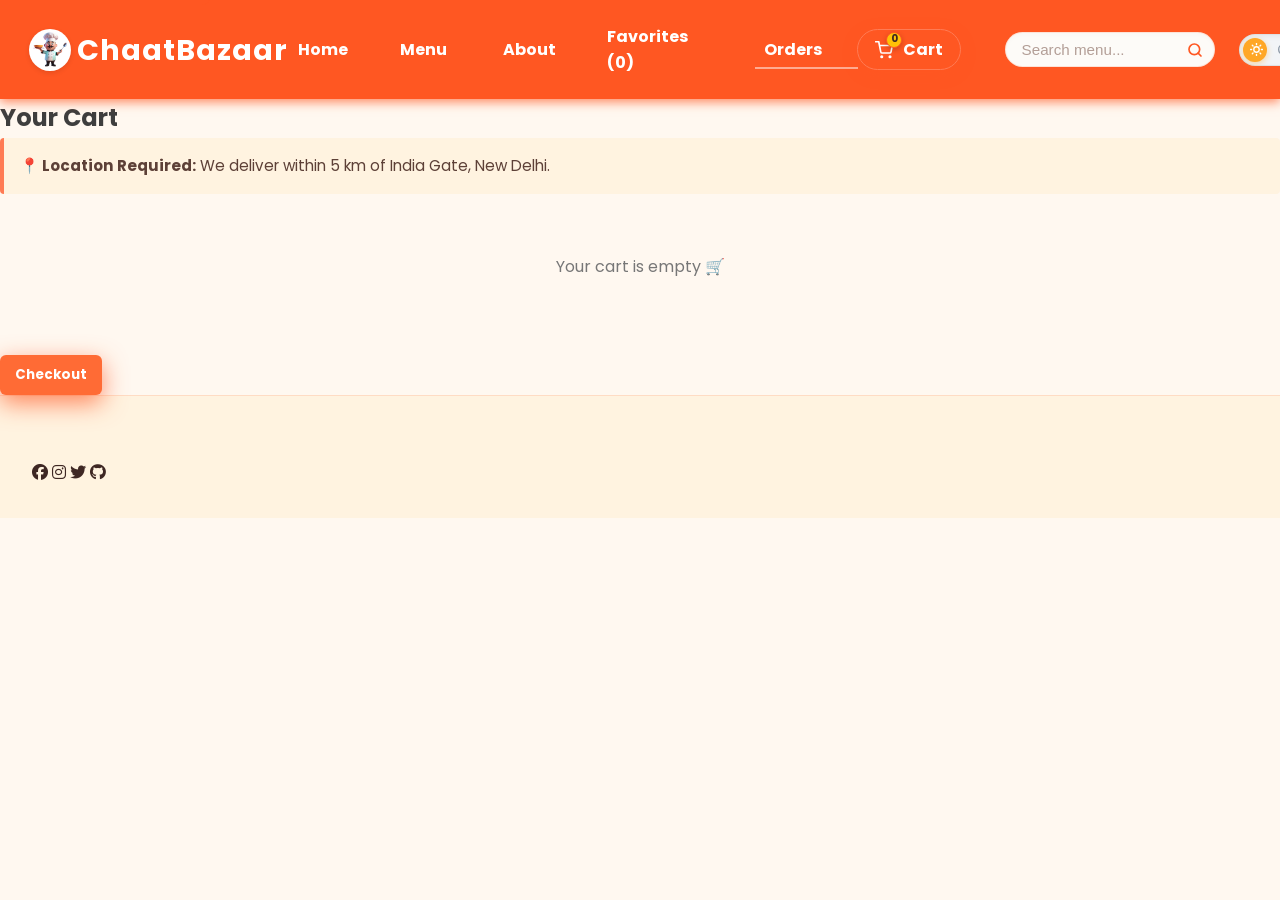
<file: cart.html>
<!DOCTYPE html>
<html lang="en">

<head>
  <meta charset="UTF-8">
  <meta name="viewport" content="width=device-width, initial-scale=1.0">
  <title>Cart - ChaatBazar</title>

  <link rel="stylesheet" href="https://cdnjs.cloudflare.com/ajax/libs/font-awesome/6.5.1/css/all.min.css" />
  <link rel="stylesheet" href="css/style.css">
  <link rel="stylesheet" href="css/delivery-tracker.css">
  <link rel="icon" href="favicon.png" type="image/png" />

  <style>
    .cart-item {
      display: flex;
      justify-content: space-between;
      align-items: center;
      padding: 12px;
      border-bottom: 1px solid #ddd;
    }

    .cart-controls button {
      margin: 0 4px;
      padding: 6px 10px;
      cursor: pointer;
      border: none;
      border-radius: 5px;
      background: #ff6b35;
      color: white;
    }

    #total-price {
      font-size: 20px;
      font-weight: bold;
      margin-top: 20px;
    }

    #checkout-btn {
      margin-top: 20px;
      padding: 10px 15px;
      background: #ff6b35;
      color: white;
      border: none;
      cursor: pointer;
      border-radius: 6px;
    }

    .empty-cart {
      text-align: center;
      color: #777;
      padding: 20px;
    }
  </style>
</head>

<body>

<!-- mobile navigation -->
<div class="mobile-nav-drawer" id="mobile-nav-drawer">
  <div class="drawer-header">
    <span class="drawer-logo">ChaatBazar 🍴</span>
    <button class="drawer-close-btn" id="mobile-drawer-close-btn">&times;</button>
  </div>
  <div class="drawer-body">
    <a href="index.html" class="drawer-link"><i class="fa-solid fa-house"></i> Home</a>
    <a href="menu.html" class="drawer-link"><i class="fa-solid fa-utensils"></i> Menu</a>
    <a href="recommendations.html" class="drawer-link"><i class="fa-solid fa-wand-magic-sparkles"></i> Smart Combos</a>
    <a href="favorites.html" class="drawer-link"><i class="fa-solid fa-heart"></i> Favorites</a>
    <a href="orders.html" class="drawer-link"><i class="fa-solid fa-receipt"></i> Orders</a>
    <a href="about.html" class="drawer-link"><i class="fa-solid fa-info-circle"></i> About Us</a>
    <hr class="drawer-divider" />
    <div class="drawer-theme-row">
      <span>Dark Mode</span>
      <button id="mobile-theme-toggle" class="mobile-theme-toggle">🌙</button>
    </div>
    <div class="drawer-auth-slot" id="mobile-auth-slot">
      <a href="login.html" class="drawer-login-btn">Login / Sign Up</a>
    </div>
  </div>
</div>
<div class="drawer-overlay" id="mobile-drawer-overlay"></div>

<!-- mobile header -->
<div class="mobile-top-header">
  <button class="mobile-hamburger-btn" id="mobile-hamburger-btn" aria-label="Open Menu">☰</button>
  <a href="index.html" class="mobile-logo-centered">ChaatBazar 🍴</a>
  <a href="cart.html" class="mobile-cart-icon-btn active" id="mobile-cart-btn" aria-label="Open Cart">
    <i class="fa-solid fa-shopping-cart"></i>
    <span class="mobile-cart-count cart-badge">0</span>
  </a>
</div>

<!-- mobile bottom navigation-->
<nav class="mobile-bottom-nav">
  <a href="index.html" class="mobile-nav-item" id="mobile-nav-home">
    <i class="fa-solid fa-house"></i>
    <span>Home</span>
  </a>
  <a href="menu.html" class="mobile-nav-item" id="mobile-nav-menu">
    <i class="fa-solid fa-utensils"></i>
    <span>Menu</span>
  </a>
  <a href="orders.html" class="mobile-nav-item" id="mobile-nav-orders">
    <i class="fa-solid fa-receipt"></i>
    <span>Orders</span>
  </a>
  <a href="cart.html" class="mobile-nav-item active" id="mobile-nav-cart">
    <div class="mobile-nav-cart-wrapper">
      <i class="fa-solid fa-shopping-cart"></i>
      <span class="mobile-cart-count cart-badge">0</span>
    </div>
    <span>Cart</span>
  </a>
  <a href="favorites.html" class="mobile-nav-item" id="mobile-nav-favorites">
    <i class="fa-solid fa-heart"></i>
    <span>Favorites</span>
  </a>
</nav>

<header>
  <div class="header-inner container" role="banner">
    <a href="index.html" class="logo" aria-label="ChaatBazaar Home"><img src="img/logo.png" alt="ChaatBazaar Logo" class="navbar-logo-img" />ChaatBazaar</a>
    <nav role="navigation" aria-label="Primary Navigation">
      <a href="index.html" class="nav-link">Home</a>
      <div class="dropdown" tabindex="0" aria-haspopup="true" aria-expanded="false">
        <a href="menu.html" class="dropdown-toggle nav-link">Menu</a>
        <div class="dropdown-menu" role="menu" aria-label="Menu Categories">
          <a href="menu.html" role="menuitem" tabindex="-1" onclick="filterCategory('All')">All</a>
          <a href="menu.html" role="menuitem" tabindex="-1" onclick="filterCategory('Snacks')">Snacks</a>
          <a href="menu.html" role="menuitem" tabindex="-1" onclick="filterCategory('Chaat')">Chaat</a>
          <a href="menu.html" role="menuitem" tabindex="-1" onclick="filterCategory('Beverages')">Beverages</a>
        </div>
      </div>
      <a href="about.html" class="nav-link">About</a>
      <a href="favorites.html" class="nav-link">Favorites (<span id="fav-count">0</span>)</a>
      <a href="orders.html" class="nav-link">Orders</a>
      <a href="cart.html" class="nav-link cart-btn-modern active" id="cart-open-btn" aria-label="Cart">
        <span class="cart-icon-wrapper">
          <svg xmlns="http://www.w3.org/2000/svg" viewBox="0 0 24 24" fill="none" stroke="currentColor" stroke-width="2.2" stroke-linecap="round" stroke-linejoin="round" class="cart-svg-icon"><circle cx="9" cy="21" r="1"></circle><circle cx="20" cy="21" r="1"></circle><path d="M1 1h4l2.68 13.39a2 2 0 0 0 2 1.61h9.72a2 2 0 0 0 2-1.61L23 6H6"></path></svg>
          <span id="cart-count" class="cart-badge">0</span>
        </span>
        <span class="cart-text">Cart</span>
      </a>
      <div class="search-bar" role="search">
        <input type="search" placeholder="Search menu..." aria-label="Search menu" id="search-input" autocomplete="off" />
        <button aria-label="Search" id="search-btn">
          <svg xmlns="http://www.w3.org/2000/svg" viewBox="0 0 24 24" fill="none" stroke="currentColor" stroke-width="2.5" stroke-linecap="round" stroke-linejoin="round" class="search-svg"><circle cx="11" cy="11" r="8"></circle><line x1="21" y1="21" x2="16.65" y2="16.65"></line></svg>
        </button>
        <div class="search-suggestions" id="search-suggestions" style="display: none;"></div>
      </div>
      <button id="theme-toggle" class="theme-toggle" aria-label="Toggle Theme">
        <span class="theme-toggle-track">
          <span class="theme-toggle-icon sun-icon">
            <svg xmlns="http://www.w3.org/2000/svg" viewBox="0 0 24 24" fill="none" stroke="currentColor" stroke-linecap="round" stroke-linejoin="round"><circle cx="12" cy="12" r="5"></circle><line x1="12" y1="1" x2="12" y2="3"></line><line x1="12" y1="21" x2="12" y2="23"></line><line x1="4.22" y1="4.22" x2="5.64" y2="5.64"></line><line x1="18.36" y1="18.36" x2="19.78" y2="19.78"></line><line x1="1" y1="12" x2="3" y2="12"></line><line x1="21" y1="12" x2="23" y2="12"></line><line x1="4.22" y1="19.78" x2="5.64" y2="18.36"></line><line x1="18.36" y1="5.64" x2="19.78" y2="4.22"></line></svg>
          </span>
          <span class="theme-toggle-icon moon-icon">
            <svg xmlns="http://www.w3.org/2000/svg" viewBox="0 0 24 24" fill="none" stroke="currentColor" stroke-linecap="round" stroke-linejoin="round"><path d="M21 12.79A9 9 0 1 1 11.21 3 7 7 0 0 0 21 12.79z"></path></svg>
          </span>
          <span class="theme-toggle-thumb"></span>
        </span>
      </button>
      <div id="authNavItem" class="auth-nav-item">
        <a href="login.html" class="login-btn-nav">Login</a>
      </div>
    </nav>
  </div>
</header>

<section class="cart-page">
  <h1>Your Cart</h1>

  <div class="delivery-info" style="background:#fff3e0;border-left:4px solid #FF7B54;padding:1rem;margin-bottom:1.5rem;border-radius:4px;">
    <p style="margin:0;color:#5d4037;font-size:0.95rem;">
      <strong>📍 Location Required:</strong> We deliver within 5 km of India Gate, New Delhi.
    </p>
  </div>

  <div id="cart-items"></div>

  <p id="total-price"></p>

  <button id="checkout-btn">Checkout</button>
</section>

  <div id="toast-notification" class="toast-notification"></div>
  <script src="js/cart-manager.js"></script>
  <script src="js/recently-viewed.js"></script>
  <script src="js/delivery-tracker.js"></script>
  <script src="js/geolocation.js"></script>
  <script src="js/sanitization.js"></script>
  <script src="js/loyalty.js"></script>
  <script src="js/translations.js"></script>
  <script src="js/i18n.js"></script>
  <script src="js/main.js"></script>
  <script src="js/auth.js"></script>
<footer>
  <div class="social-icons">
    <a href="#"><i class="fa-brands fa-facebook"></i></a>
    <a href="#"><i class="fa-brands fa-instagram"></i></a>
    <a href="#"><i class="fa-brands fa-twitter"></i></a>
    <a href="#"><i class="fa-brands fa-github"></i></a>
  </div>
</footer>

<!-- ================= CART MANAGER (IMPORTANT: LOAD FIRST) ================= -->
<script src="js/cart-manager.js"></script>

<!-- ================= CART UI LOGIC ================= -->
<script>
  function renderCart() {
    const container = document.getElementById("cart-items");
    const totalEl = document.getElementById("total-price");

    const items = window.cartManager.getItems();

    container.innerHTML = "";

    if (!items || items.length === 0) {
      container.innerHTML = `<p class="empty-cart">Your cart is empty 🛒</p>`;
      totalEl.innerText = "";
      return;
    }

    items.forEach((cartItem) => {
      container.innerHTML += `
        <div class="cart-item">

          <div>
            <b>${cartItem.item.name}</b><br/>
            <small>₹${cartItem.item.price} × ${cartItem.quantity}</small>
          </div>

          <div class="cart-controls">
            <button onclick="window.cartManager.decreaseQuantity('${cartItem.item.id}')">-</button>
            <button onclick="window.cartManager.increaseQuantity('${cartItem.item.id}')">+</button>
            <button onclick="window.cartManager.removeItem('${cartItem.item.id}')">Remove</button>
          </div>

        </div>
      `;
    });

    totalEl.innerText =
      "Total: ₹" + window.cartManager.getTotalPrice();
  }

  // Initial render
  window.addEventListener("load", renderCart);

  // Live update when cart changes
  window.cartManager.subscribe(renderCart);
</script>

<!-- Optional scripts -->
<script src="js/accessibility.js"></script>
<script src="js/geolocation.js"></script>
<script src="js/sanitization.js"></script>
<script src="js/loyalty.js"></script>
<script src="js/translations.js"></script>
<script src="js/i18n.js"></script>
<script src="js/main.js"></script>
<script src="js/delivery-tracker.js"></script>

</body>
</html>
</file>
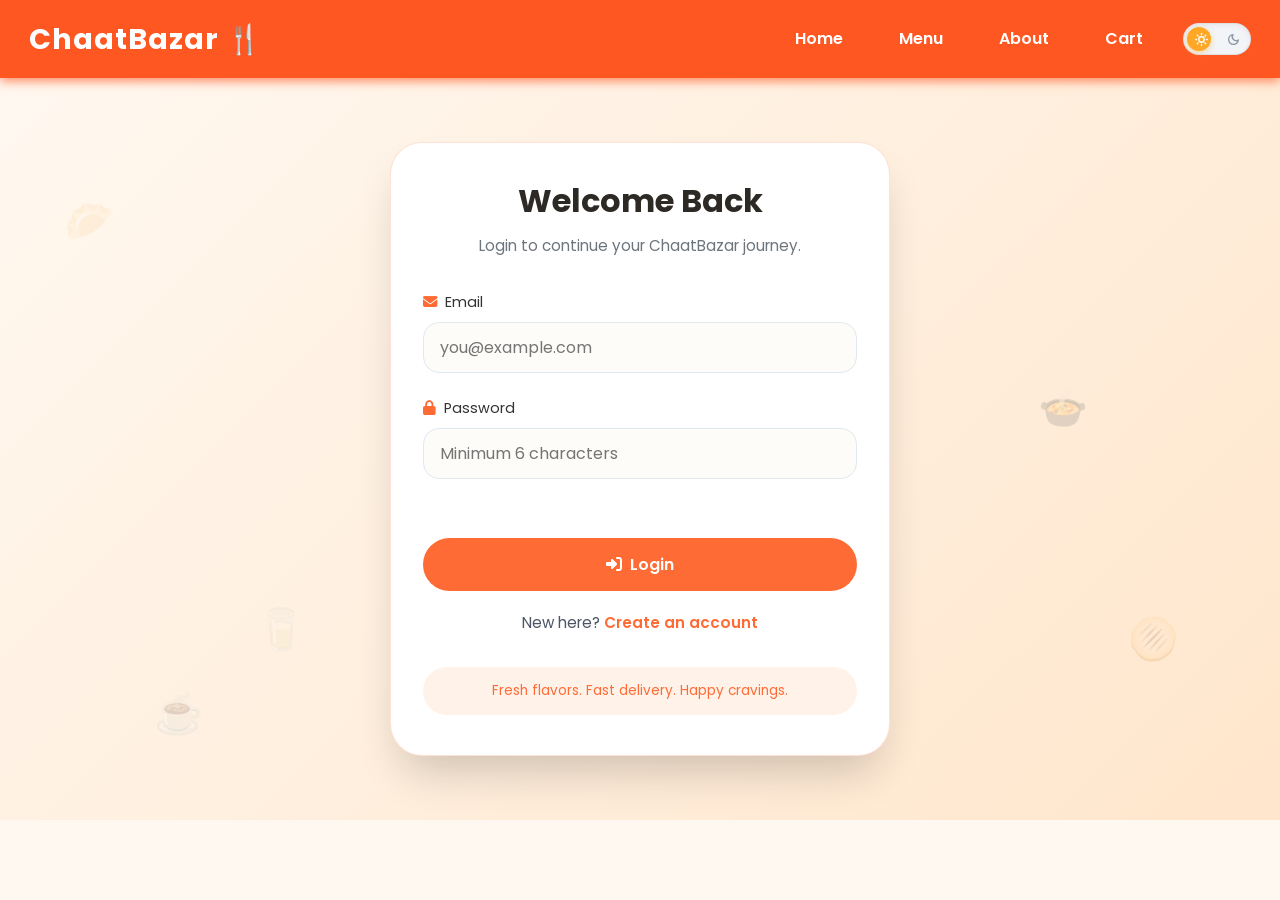
<file: dashboard.html>
<!DOCTYPE html>
<html lang="en">
<head>
  <meta charset="UTF-8" />
  <meta name="viewport" content="width=device-width, initial-scale=1.0" />
  <title>Dashboard | ChaatBazar</title>
  <link rel="preconnect" href="https://fonts.googleapis.com" />
  <link rel="preconnect" href="https://fonts.gstatic.com" crossorigin />
  <link href="https://fonts.googleapis.com/css2?family=Poppins:wght@400;500;600;700&display=swap" rel="stylesheet" />
  <link rel="stylesheet" href="https://cdnjs.cloudflare.com/ajax/libs/font-awesome/6.5.1/css/all.min.css" />
  <link rel="stylesheet" href="css/style.css" />
  <link rel="stylesheet" href="css/auth.css" />
  <link rel="icon" href="favicon.png" type="image/png" />
</head>
<body data-page-type="dashboard">
  <header>
    <div class="header-inner container" role="banner">
      <a href="index.html" class="logo" aria-label="ChaatBazar Home">ChaatBazar 🍴</a>
      <nav role="navigation" aria-label="Primary Navigation">
        <a href="index.html" class="nav-link">Home</a>
        <a href="menu.html" class="nav-link">Menu</a>
        <a href="index.html#about" class="nav-link">About</a>
        <a href="orders.html" class="nav-link">Orders</a>
        <a href="cart.html" class="nav-link">Cart</a>
        <button id="theme-toggle" class="theme-toggle" aria-label="Toggle Theme">
          <span class="theme-toggle-track">
            <span class="theme-toggle-icon sun-icon">
              <svg xmlns="http://www.w3.org/2000/svg" viewBox="0 0 24 24" fill="none" stroke="currentColor" stroke-linecap="round" stroke-linejoin="round"><circle cx="12" cy="12" r="5"></circle><line x1="12" y1="1" x2="12" y2="3"></line><line x1="12" y1="21" x2="12" y2="23"></line><line x1="4.22" y1="4.22" x2="5.64" y2="5.64"></line><line x1="18.36" y1="18.36" x2="19.78" y2="19.78"></line><line x1="1" y1="12" x2="3" y2="12"></line><line x1="21" y1="12" x2="23" y2="12"></line><line x1="4.22" y1="19.78" x2="5.64" y2="18.36"></line><line x1="18.36" y1="5.64" x2="19.78" y2="4.22"></line></svg>
            </span>
            <span class="theme-toggle-icon moon-icon">
              <svg xmlns="http://www.w3.org/2000/svg" viewBox="0 0 24 24" fill="none" stroke="currentColor" stroke-linecap="round" stroke-linejoin="round"><path d="M21 12.79A9 9 0 1 1 11.21 3 7 7 0 0 0 21 12.79z"></path></svg>
            </span>
            <span class="theme-toggle-thumb"></span>
          </span>
        </button>
        <div id="authNavItem" class="auth-nav-item">
          <a href="login.html" class="login-btn-nav">Login</a>
        </div>
      </nav>
    </div>
  </header>

  <main class="auth-main" role="main" aria-label="Dashboard page">
    <div class="food-animation-bg" aria-hidden="true">
      <span class="floating-food samosa">🥟</span>
      <span class="floating-food pani-puri">🫓</span>
      <span class="floating-food chaat">🍲</span>
      <span class="floating-food chai">☕</span>
      <span class="floating-food lassi">🥛</span>
    </div>

    <section class="auth-wrapper">
      <div class="dashboard-card">
        <div class="dashboard-page-header">
          <div class="dashboard-eyebrow">Dashboard</div>
          <h2>Dashboard - Coming Soon</h2>
          <p>Hi, <span id="dashboard-user-name">User</span>.</p>
        </div>

        <div class="dashboard-message">
          <strong>Coming Soon:</strong> this area will hold order history, saved preferences, rewards, and quick actions for your account.
        </div>

        <div class="profile-actions">
          <a href="profile.html" class="profile-action-link">View Profile</a>
          <a href="index.html" class="profile-action-link secondary">Back to Home</a>
        </div>
      </div>
    </section>
  </main>

  <script src="js/auth.js"></script>
</body>
</html>
</file>
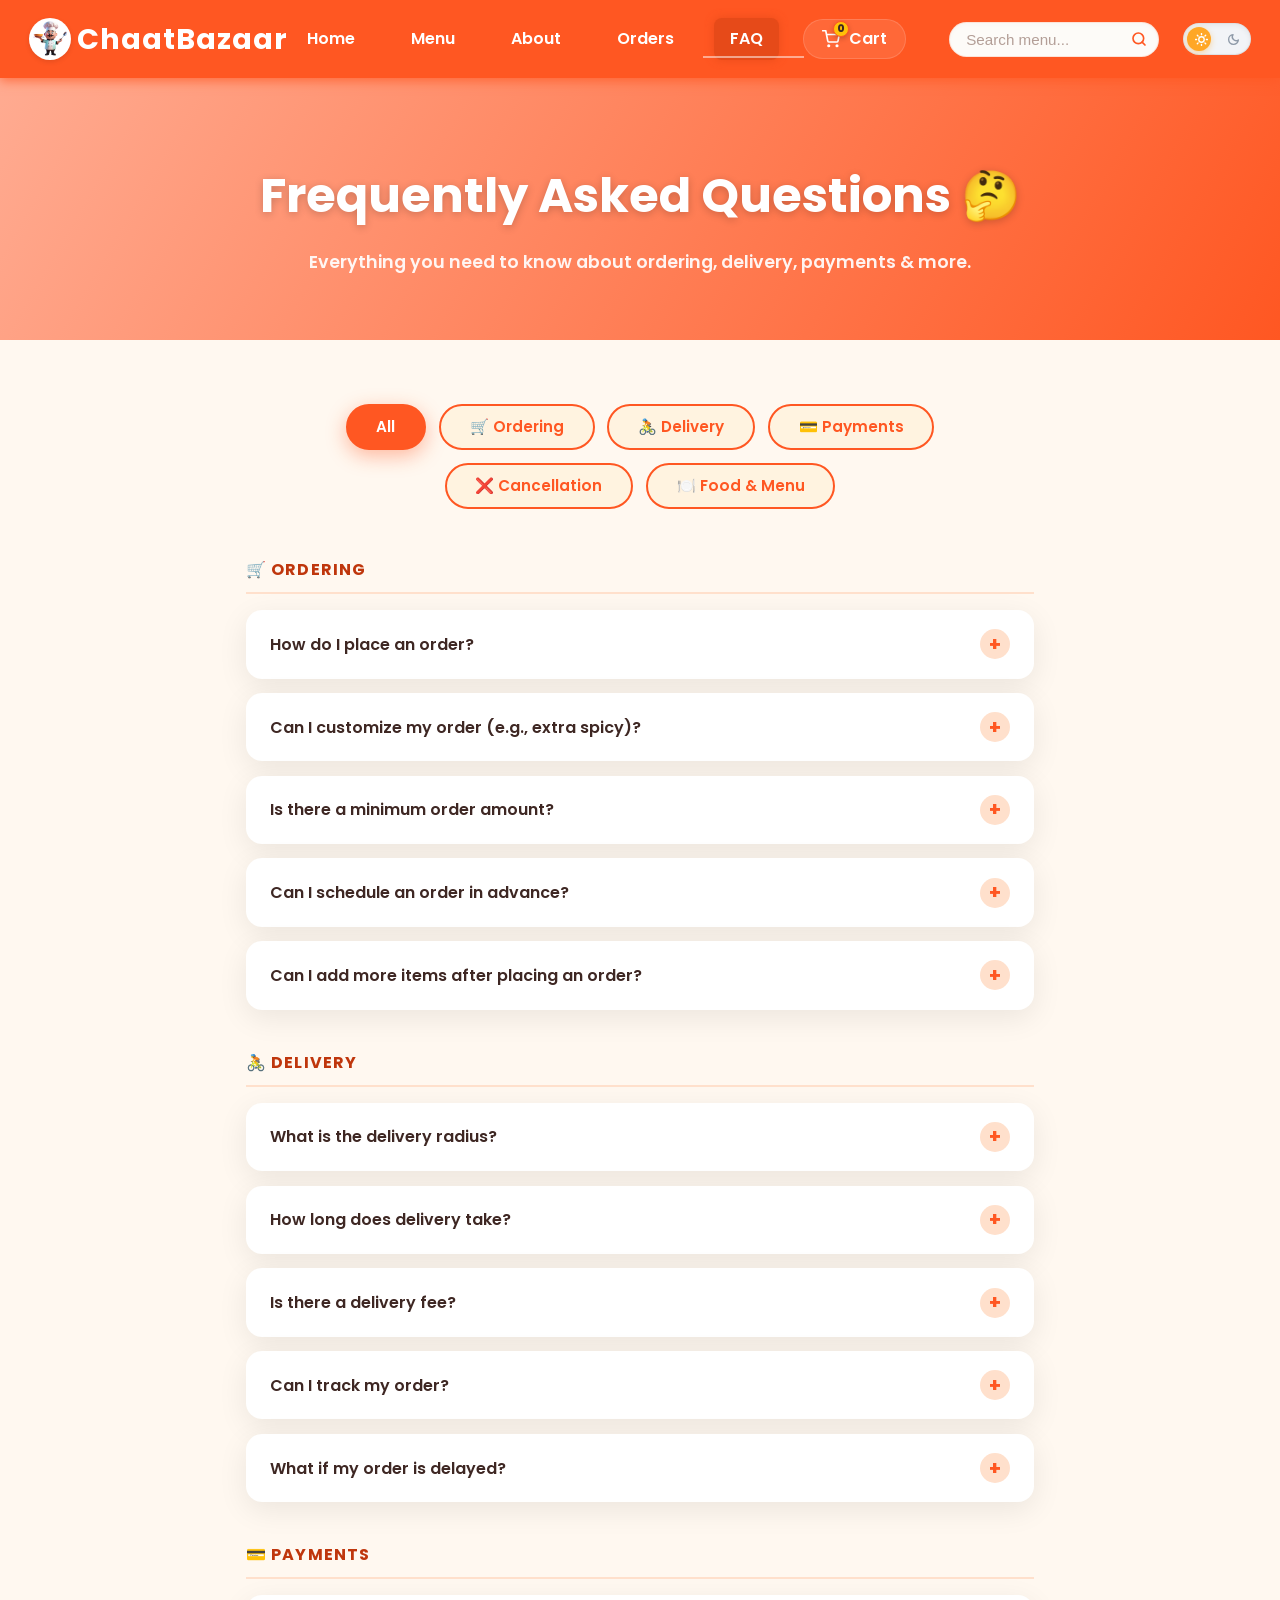
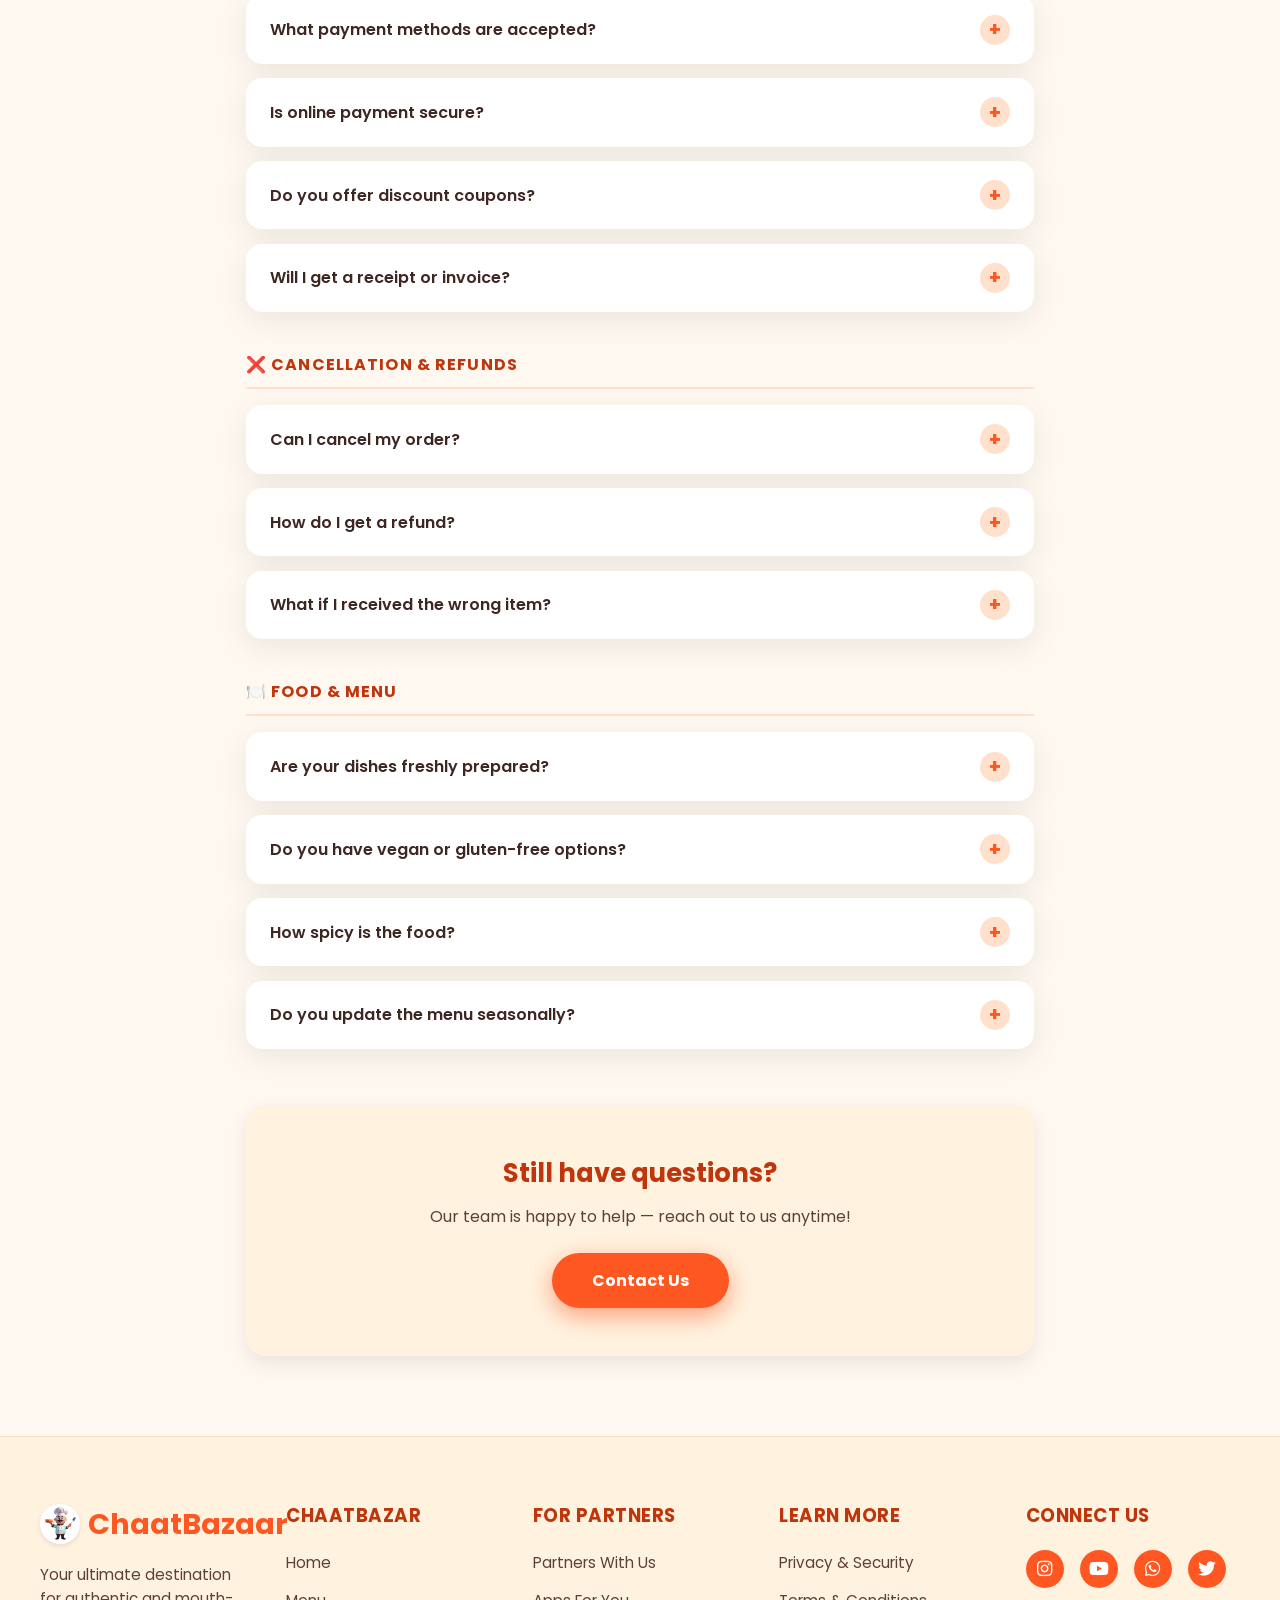
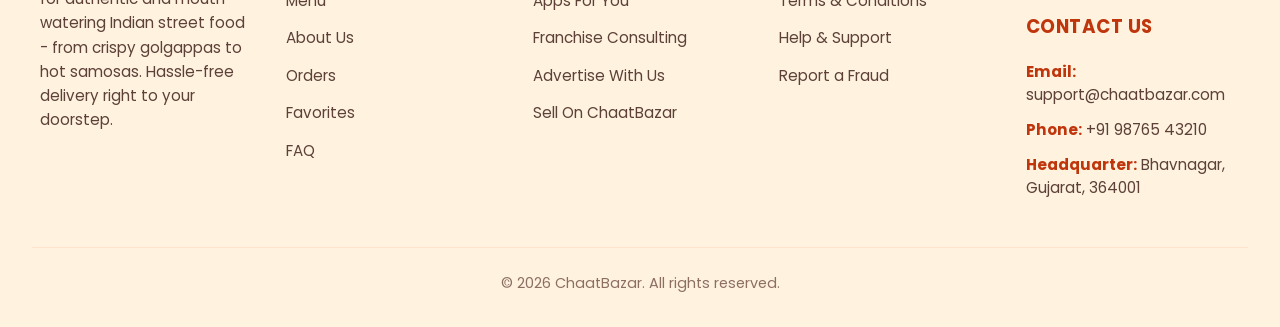
<file: faq.html>
<!DOCTYPE html>
<html lang="en">
<head>
  <meta charset="UTF-8" />
  <meta name="viewport" content="width=device-width, initial-scale=1" />
  <title>FAQ - ChaatBazaar</title>
  <meta name="description" content="Frequently asked questions about ChaatBazaar – ordering, delivery, payments, cancellation, and more." />

  <!-- Same fonts & icons as rest of site -->
  <link href="https://fonts.googleapis.com/css2?family=Poppins:wght@400;600;700&display=swap" rel="stylesheet" />
  <link rel="stylesheet" href="https://cdnjs.cloudflare.com/ajax/libs/font-awesome/6.5.1/css/all.min.css" />
  <link rel="stylesheet" href="css/style.css" />
  <link rel="icon" href="img/logo.png" type="image/png" />

  <style>
    /* ── FAQ Hero (mirrors .hero gradient, same palette) ── */
    .faq-hero {
      background: linear-gradient(120deg, #ffab91, #ff5722);
      color: #fff;
      text-align: center;
      padding: 5rem 1rem 4rem;
    }
    .faq-hero h1 {
      font-size: clamp(2rem, 5vw, 3rem);
      font-weight: 700;
      margin-bottom: 0.8rem;
      text-shadow: 0 2px 8px rgba(0,0,0,0.2);
    }
    .faq-hero p {
      font-size: 1.1rem;
      font-weight: 600;
      opacity: 0.92;
      margin: 0;
    }

    /* ── Page wrapper ── */
    .faq-page {
      max-width: 820px;
      margin: 0 auto;
      padding: 4rem 1rem 5rem;
    }

    /* ── Category tabs (same pill style as .filter-btn) ── */
    .faq-tabs {
      display: flex;
      flex-wrap: wrap;
      gap: 0.8rem;
      justify-content: center;
      margin-bottom: 3rem;
    }
    .faq-tab {
      background: #fff3e0;
      border: 2px solid #ff5722;
      color: #ff5722;
      padding: 0.6rem 1.8rem;
      border-radius: 50px;
      font-weight: 600;
      font-size: 0.95rem;
      font-family: 'Poppins', sans-serif;
      cursor: pointer;
      transition: all 0.3s ease;
    }
    .faq-tab.active,
    .faq-tab:hover {
      background: #ff5722;
      color: #fff;
      box-shadow: 0 6px 20px rgba(255,87,34,0.4);
    }

    /* ── Category heading ── */
    .faq-category { margin-bottom: 2.5rem; }
    .faq-category-title {
      font-size: 1rem;
      font-weight: 700;
      color: #bf360c;
      text-transform: uppercase;
      letter-spacing: 0.07em;
      margin-bottom: 1rem;
      padding-bottom: 0.6rem;
      border-bottom: 2px solid #ffe0cc;
    }

    /* ── Accordion item (matches .card shadow/radius language) ── */
    .faq-item {
      background: #fff;
      border-radius: 16px;
      box-shadow: 0 8px 30px rgba(0,0,0,0.08);
      margin-bottom: 0.9rem;
      overflow: hidden;
      transition: box-shadow 0.3s ease, transform 0.3s ease;
    }
    .faq-item:hover {
      box-shadow: 0 12px 35px rgba(255,87,34,0.12);
      transform: translateY(-2px);
    }

    /* ── Question button ── */
    .faq-question {
      width: 100%;
      background: none;
      border: none;
      padding: 1.2rem 1.5rem;
      text-align: left;
      font-family: 'Poppins', sans-serif;
      font-size: 1rem;
      font-weight: 600;
      color: #3e2723;
      cursor: pointer;
      display: flex;
      justify-content: space-between;
      align-items: center;
      gap: 1rem;
      transition: background 0.2s ease;
    }
    .faq-question:hover { background: #fff8f5; }

    .faq-icon {
      flex-shrink: 0;
      width: 30px;
      height: 30px;
      border-radius: 50%;
      background: #ffe0cc;
      display: flex;
      align-items: center;
      justify-content: center;
      font-size: 1.2rem;
      color: #ff5722;
      font-weight: 700;
      transition: transform 0.35s ease, background 0.25s ease, color 0.25s ease;
    }
    .faq-item.open .faq-icon {
      transform: rotate(45deg);
      background: #ff5722;
      color: #fff;
    }

    /* ── Answer panel ── */
    .faq-answer {
      max-height: 0;
      overflow: hidden;
      padding: 0 1.5rem;
      transition: max-height 0.4s ease, padding 0.25s ease;
      font-size: 0.97rem;
      color: #5d4037;
      line-height: 1.75;
    }
    .faq-item.open .faq-answer {
      max-height: 500px;
      padding: 0 1.5rem 1.3rem;
    }

    /* ── CTA box (matches .team-member card feel) ── */
    .faq-cta {
      margin-top: 3.5rem;
      background: #fff3e0;
      border-radius: 20px;
      box-shadow: 0 8px 20px rgba(0,0,0,0.08);
      padding: 3rem 2rem;
      text-align: center;
    }
    .faq-cta h2 {
      font-size: 1.6rem;
      font-weight: 700;
      color: #bf360c;
      margin-bottom: 0.6rem;
    }
    .faq-cta p {
      color: #5d4037;
      margin-bottom: 1.5rem;
      font-size: 1rem;
    }
    .faq-cta a {
      display: inline-block;
      background: #ff5722;
      color: #fff;
      padding: 0.9rem 2.5rem;
      border-radius: 50px;
      font-weight: 700;
      font-size: 1rem;
      text-decoration: none;
      box-shadow: 0 8px 25px rgba(255,87,34,0.55);
      transition: background 0.3s ease, transform 0.2s ease;
    }
    .faq-cta a:hover {
      background: #e64a19;
      transform: translateY(-2px);
      box-shadow: 0 10px 30px rgba(230,74,25,0.7);
    }

    /* ── Responsive ── */
    @media (max-width: 600px) {
      .faq-tabs { gap: 0.5rem; }
      .faq-tab  { padding: 0.5rem 1.2rem; font-size: 0.88rem; }
      .faq-question { font-size: 0.93rem; padding: 1rem 1.1rem; }
      .faq-answer   { padding: 0 1.1rem; }
      .faq-item.open .faq-answer { padding: 0 1.1rem 1rem; }
    }
  </style>
</head>
<body>

<!-- ═══════════ HEADER (exact copy from orders.html) ═══════════ -->
<header>
  <div class="header-inner container" role="banner">
    <a href="index.html" class="logo" aria-label="ChaatBazaar Home"><img src="img/logo.png" alt="ChaatBazaar Logo" class="navbar-logo-img" />ChaatBazaar</a>
    <nav role="navigation" aria-label="Primary Navigation">
      <a href="index.html" class="nav-link">Home</a>
      <div class="dropdown" tabindex="0" aria-haspopup="true" aria-expanded="false">
        <a href="menu.html" class="dropdown-toggle nav-link">Menu</a>
        <div class="dropdown-menu" role="menu" aria-label="Menu Categories">
          <a href="menu.html" role="menuitem" tabindex="-1" onclick="filterCategory('All')">All</a>
          <a href="menu.html" role="menuitem" tabindex="-1" onclick="filterCategory('Snacks')">Snacks</a>
          <a href="menu.html" role="menuitem" tabindex="-1" onclick="filterCategory('Chaat')">Chaat</a>
          <a href="menu.html" role="menuitem" tabindex="-1" onclick="filterCategory('Beverages')">Beverages</a>
        </div>
      </div>
      <a href="about.html" class="nav-link">About</a>
      <a href="orders.html">Orders</a>
      <a href="faq.html" class="nav-link active">FAQ</a>
      <a href="cart.html" class="nav-link cart-btn-modern" id="cart-open-btn" aria-label="Cart">
        <span class="cart-icon-wrapper">
          <svg xmlns="http://www.w3.org/2000/svg" viewBox="0 0 24 24" fill="none" stroke="currentColor" stroke-width="2.2" stroke-linecap="round" stroke-linejoin="round" class="cart-svg-icon"><circle cx="9" cy="21" r="1"></circle><circle cx="20" cy="21" r="1"></circle><path d="M1 1h4l2.68 13.39a2 2 0 0 0 2 1.61h9.72a2 2 0 0 0 2-1.61L23 6H6"></path></svg>
          <span id="cart-count" class="cart-badge">0</span>
        </span>
        <span class="cart-text">Cart</span>
      </a>
      <div class="search-bar" role="search">
        <input type="search" placeholder="Search menu..." aria-label="Search menu" id="search-input" autocomplete="off" />
        <button aria-label="Search" id="search-btn">
          <svg xmlns="http://www.w3.org/2000/svg" viewBox="0 0 24 24" fill="none" stroke="currentColor" stroke-width="2.5" stroke-linecap="round" stroke-linejoin="round" class="search-svg"><circle cx="11" cy="11" r="8"></circle><line x1="21" y1="21" x2="16.65" y2="16.65"></line></svg>
        </button>
        <div class="search-suggestions" id="search-suggestions" style="display:none;"></div>
      </div>
      <button id="theme-toggle" class="theme-toggle" aria-label="Toggle Theme">
        <span class="theme-toggle-track">
          <span class="theme-toggle-icon sun-icon">
            <svg xmlns="http://www.w3.org/2000/svg" viewBox="0 0 24 24" fill="none" stroke="currentColor" stroke-linecap="round" stroke-linejoin="round"><circle cx="12" cy="12" r="5"></circle><line x1="12" y1="1" x2="12" y2="3"></line><line x1="12" y1="21" x2="12" y2="23"></line><line x1="4.22" y1="4.22" x2="5.64" y2="5.64"></line><line x1="18.36" y1="18.36" x2="19.78" y2="19.78"></line><line x1="1" y1="12" x2="3" y2="12"></line><line x1="21" y1="12" x2="23" y2="12"></line><line x1="4.22" y1="19.78" x2="5.64" y2="18.36"></line><line x1="18.36" y1="5.64" x2="19.78" y2="4.22"></line></svg>
          </span>
          <span class="theme-toggle-icon moon-icon">
            <svg xmlns="http://www.w3.org/2000/svg" viewBox="0 0 24 24" fill="none" stroke="currentColor" stroke-linecap="round" stroke-linejoin="round"><path d="M21 12.79A9 9 0 1 1 11.21 3 7 7 0 0 0 21 12.79z"></path></svg>
          </span>
          <span class="theme-toggle-thumb"></span>
        </span>
      </button>
    </nav>
  </div>
</header>

<!-- ═══════════ HERO ═══════════ -->
<section class="faq-hero" role="region" aria-label="FAQ Hero">
  <h1>Frequently Asked Questions 🤔</h1>
  <p>Everything you need to know about ordering, delivery, payments & more.</p>
</section>

<!-- ═══════════ FAQ CONTENT ═══════════ -->
<main class="faq-page">

  <!-- Category filter tabs -->
  <div class="faq-tabs" role="toolbar" aria-label="Filter FAQ categories">
    <button class="faq-tab active" data-filter="all">All</button>
    <button class="faq-tab" data-filter="ordering">🛒 Ordering</button>
    <button class="faq-tab" data-filter="delivery">🚴 Delivery</button>
    <button class="faq-tab" data-filter="payments">💳 Payments</button>
    <button class="faq-tab" data-filter="cancellation">❌ Cancellation</button>
    <button class="faq-tab" data-filter="food">🍽️ Food & Menu</button>
  </div>

  <!-- ── ORDERING ── -->
  <div class="faq-category" data-cat="ordering">
    <h2 class="faq-category-title">🛒 Ordering</h2>

    <div class="faq-item">
      <button class="faq-question">How do I place an order?<span class="faq-icon">+</span></button>
      <div class="faq-answer">Browse our menu, click <strong>Add</strong> on any item you love, then hit <strong>Checkout</strong> from the cart. Fill in your delivery details and confirm — hot street food is on its way!</div>
    </div>

    <div class="faq-item">
      <button class="faq-question">Can I customize my order (e.g., extra spicy)?<span class="faq-icon">+</span></button>
      <div class="faq-answer">Yes! Add a note in the <strong>Special Instructions</strong> field at checkout. Our chefs will do their best to accommodate your preferences.</div>
    </div>

    <div class="faq-item">
      <button class="faq-question">Is there a minimum order amount?<span class="faq-icon">+</span></button>
      <div class="faq-answer">Yes, the minimum order amount is <strong>₹50</strong>. This helps us ensure quality delivery service every time.</div>
    </div>

    <div class="faq-item">
      <button class="faq-question">Can I schedule an order in advance?<span class="faq-icon">+</span></button>
      <div class="faq-answer">Currently we only accept real-time orders. Scheduled ordering is coming soon — subscribe to our newsletter for updates!</div>
    </div>

    <div class="faq-item">
      <button class="faq-question">Can I add more items after placing an order?<span class="faq-icon">+</span></button>
      <div class="faq-answer">Once an order is placed and the kitchen starts preparing it, changes are not possible. You can always place a new order for additional items.</div>
    </div>
  </div>

  <!-- ── DELIVERY ── -->
  <div class="faq-category" data-cat="delivery">
    <h2 class="faq-category-title">🚴 Delivery</h2>

    <div class="faq-item">
      <button class="faq-question">What is the delivery radius?<span class="faq-icon">+</span></button>
      <div class="faq-answer">We deliver within a <strong>5 km radius</strong> of our kitchen. Enter your pincode at checkout to check if your area is covered.</div>
    </div>

    <div class="faq-item">
      <button class="faq-question">How long does delivery take?<span class="faq-icon">+</span></button>
      <div class="faq-answer">Most orders arrive in <strong>20–35 minutes</strong>. This may vary based on distance, traffic, and order volume during peak hours.</div>
    </div>

    <div class="faq-item">
      <button class="faq-question">Is there a delivery fee?<span class="faq-icon">+</span></button>
      <div class="faq-answer">Delivery is <strong>FREE</strong> for orders above ₹150. A small fee of <strong>₹20</strong> applies for orders below ₹150.</div>
    </div>

    <div class="faq-item">
      <button class="faq-question">Can I track my order?<span class="faq-icon">+</span></button>
      <div class="faq-answer">Yes! Once confirmed, visit the <a href="orders.html" style="color:#ff5722;font-weight:600;">Orders page</a> for live status: <em>Placed → Preparing → Out for Delivery → Delivered</em>.</div>
    </div>

    <div class="faq-item">
      <button class="faq-question">What if my order is delayed?<span class="faq-icon">+</span></button>
      <div class="faq-answer">If your order exceeds the estimated time by more than 15 minutes, please contact us via the Contact form. We'll update you immediately and may offer a discount on your next order.</div>
    </div>
  </div>

  <!-- ── PAYMENTS ── -->
  <div class="faq-category" data-cat="payments">
    <h2 class="faq-category-title">💳 Payments</h2>

    <div class="faq-item">
      <button class="faq-question">What payment methods are accepted?<span class="faq-icon">+</span></button>
      <div class="faq-answer">We accept <strong>UPI</strong> (GPay, PhonePe, Paytm), credit/debit cards, net banking, and <strong>Cash on Delivery (COD)</strong>. More options are coming soon!</div>
    </div>

    <div class="faq-item">
      <button class="faq-question">Is online payment secure?<span class="faq-icon">+</span></button>
      <div class="faq-answer">Absolutely. All transactions are SSL-encrypted and processed through trusted payment gateways. We never store your card details.</div>
    </div>

    <div class="faq-item">
      <button class="faq-question">Do you offer discount coupons?<span class="faq-icon">+</span></button>
      <div class="faq-answer">Yes! Use code <strong>FIRST20</strong> for 20% off your first order, or <strong>CHAAT10</strong> for 10% off any order above ₹100. Subscribe to our newsletter for more exclusive deals.</div>
    </div>

    <div class="faq-item">
      <button class="faq-question">Will I get a receipt or invoice?<span class="faq-icon">+</span></button>
      <div class="faq-answer">A digital receipt is emailed after every successful order. You can also find your full order history on the <a href="orders.html" style="color:#ff5722;font-weight:600;">Orders page</a>.</div>
    </div>
  </div>

  <!-- ── CANCELLATION ── -->
  <div class="faq-category" data-cat="cancellation">
    <h2 class="faq-category-title">❌ Cancellation & Refunds</h2>

    <div class="faq-item">
      <button class="faq-question">Can I cancel my order?<span class="faq-icon">+</span></button>
      <div class="faq-answer">You can cancel within <strong>2 minutes</strong> of placing the order. Once the kitchen begins preparing your food, cancellations are not possible.</div>
    </div>

    <div class="faq-item">
      <button class="faq-question">How do I get a refund?<span class="faq-icon">+</span></button>
      <div class="faq-answer">Refunds for eligible cancellations or wrong/missing items are processed within <strong>3–5 business days</strong> to your original payment method.</div>
    </div>

    <div class="faq-item">
      <button class="faq-question">What if I received the wrong item?<span class="faq-icon">+</span></button>
      <div class="faq-answer">We're sorry! Contact us within <strong>30 minutes</strong> of delivery with a photo. We'll either redeliver the correct item or issue a full refund.</div>
    </div>
  </div>

  <!-- ── FOOD & MENU ── -->
  <div class="faq-category" data-cat="food">
    <h2 class="faq-category-title">🍽️ Food & Menu</h2>

    <div class="faq-item">
      <button class="faq-question">Are your dishes freshly prepared?<span class="faq-icon">+</span></button>
      <div class="faq-answer">Yes! Every item is prepared fresh <strong>after your order is placed</strong>. We never use pre-packaged or frozen food.</div>
    </div>

    <div class="faq-item">
      <button class="faq-question">Do you have vegan or gluten-free options?<span class="faq-icon">+</span></button>
      <div class="faq-answer">Yes! Look for the <strong>🌱 Vegan</strong> and <strong>🌾 Gluten-Free</strong> badges on menu cards, or use the dietary filter on the <a href="menu.html" style="color:#ff5722;font-weight:600;">Menu page</a>.</div>
    </div>

    <div class="faq-item">
      <button class="faq-question">How spicy is the food?<span class="faq-icon">+</span></button>
      <div class="faq-answer">Each item shows a spice indicator (🌶️ Low / 🌶️🌶️ Medium / 🌶️🌶️🌶️ High). Use the Spice Level filter on the Menu page to find dishes matching your preference.</div>
    </div>

    <div class="faq-item">
      <button class="faq-question">Do you update the menu seasonally?<span class="faq-icon">+</span></button>
      <div class="faq-answer">Yes! We refresh our specials regularly based on seasonal ingredients and festive occasions. Check the <strong>Today's Specials</strong> section on the homepage for the latest additions.</div>
    </div>
  </div>

  <!-- ── Still have questions CTA ── -->
  <div class="faq-cta" role="complementary" aria-label="Contact us">
    <h2>Still have questions?</h2>
    <p>Our team is happy to help — reach out to us anytime!</p>
    <a href="index.html#about">Contact Us</a>
  </div>

</main>

<!-- ═══════════ FOOTER (exact match) ═══════════ -->
<footer>
  <div class="footer-container">
    <div class="footer-column brand-col">
      <div class="footer-brand"><img src="img/logo.png" alt="ChaatBazaar Logo" class="footer-logo-img" />ChaatBazaar</div>
      <p class="footer-desc">Your ultimate destination for authentic and mouth-watering Indian street food - from crispy golgappas to hot samosas. Hassle-free delivery right to your doorstep.</p>
    </div>
    
    <div class="footer-column">
      <h3>ChaatBazar</h3>
      <ul class="footer-links">
        <li><a href="index.html">Home</a></li>
        <li><a href="menu.html">Menu</a></li>
        <li><a href="about.html">About Us</a></li>
        <li><a href="orders.html">Orders</a></li>
        <li><a href="favorites.html">Favorites</a></li>
        <li><a href="faq.html">FAQ</a></li>
      </ul>
    </div>
    
    <div class="footer-column">
      <h3>For Partners</h3>
      <ul class="footer-links">
        <li><a href="#">Partners With Us</a></li>
        <li><a href="#">Apps For You</a></li>
        <li><a href="#">Franchise Consulting</a></li>
        <li><a href="#">Advertise With Us</a></li>
        <li><a href="#">Sell On ChaatBazar</a></li>
      </ul>
    </div>
    
    <div class="footer-column">
      <h3>Learn More</h3>
      <ul class="footer-links">
        <li><a href="#">Privacy & Security</a></li>
        <li><a href="#">Terms & Conditions</a></li>
        <li><a href="#">Help & Support</a></li>
        <li><a href="#">Report a Fraud</a></li>
      </ul>
    </div>
    
    <div class="footer-column">
      <div class="footer-social-wrapper">
        <h3>Connect Us</h3>
        <div class="footer-social-icons">
          <a href="https://instagram.com" target="_blank" rel="noopener noreferrer" aria-label="Instagram"><i class="fa-brands fa-instagram"></i></a>
          <a href="https://youtube.com" target="_blank" rel="noopener noreferrer" aria-label="YouTube"><i class="fa-brands fa-youtube"></i></a>
          <a href="https://whatsapp.com" target="_blank" rel="noopener noreferrer" aria-label="WhatsApp"><i class="fa-brands fa-whatsapp"></i></a>
          <a href="https://twitter.com" target="_blank" rel="noopener noreferrer" aria-label="Twitter"><i class="fa-brands fa-twitter"></i></a>
        </div>
      </div>
      <h3>Contact Us</h3>
      <ul class="footer-contact-info">
        <li><strong>Email:</strong> support@chaatbazar.com</li>
        <li><strong>Phone:</strong> +91 98765 43210</li>
        <li><strong>Headquarter:</strong> Bhavnagar, Gujarat, 364001</li>
      </ul>
    </div>
  </div>
  <div class="footer-bottom">
    <p>&copy; 2026 ChaatBazar. All rights reserved.</p>
  </div>
</footer>

<script src="js/cart-manager.js"></script>
<script src="js/recently-viewed.js"></script>
<script src="js/delivery-tracker.js"></script>
<script src="js/geolocation.js"></script>
<script src="js/sanitization.js"></script>
<script src="js/main.js"></script>
<script src="js/auth.js"></script>
<script>
  // ── Accordion ──
  document.querySelectorAll('.faq-question').forEach(btn => {
    btn.addEventListener('click', () => {
      const item = btn.closest('.faq-item');
      const isOpen = item.classList.contains('open');
      document.querySelectorAll('.faq-item.open').forEach(el => el.classList.remove('open'));
      if (!isOpen) item.classList.add('open');
    });
  });

  // ── Category tab filter ──
  document.querySelectorAll('.faq-tab').forEach(tab => {
    tab.addEventListener('click', () => {
      document.querySelectorAll('.faq-tab').forEach(t => t.classList.remove('active'));
      tab.classList.add('active');

      const filter = tab.dataset.filter;
      document.querySelectorAll('.faq-category').forEach(cat => {
        cat.style.display = (filter === 'all' || cat.dataset.cat === filter) ? 'block' : 'none';
      });

      // Close open items when switching category
      document.querySelectorAll('.faq-item.open').forEach(el => el.classList.remove('open'));
    });
  });
</script>
</body>
</html>
</file>
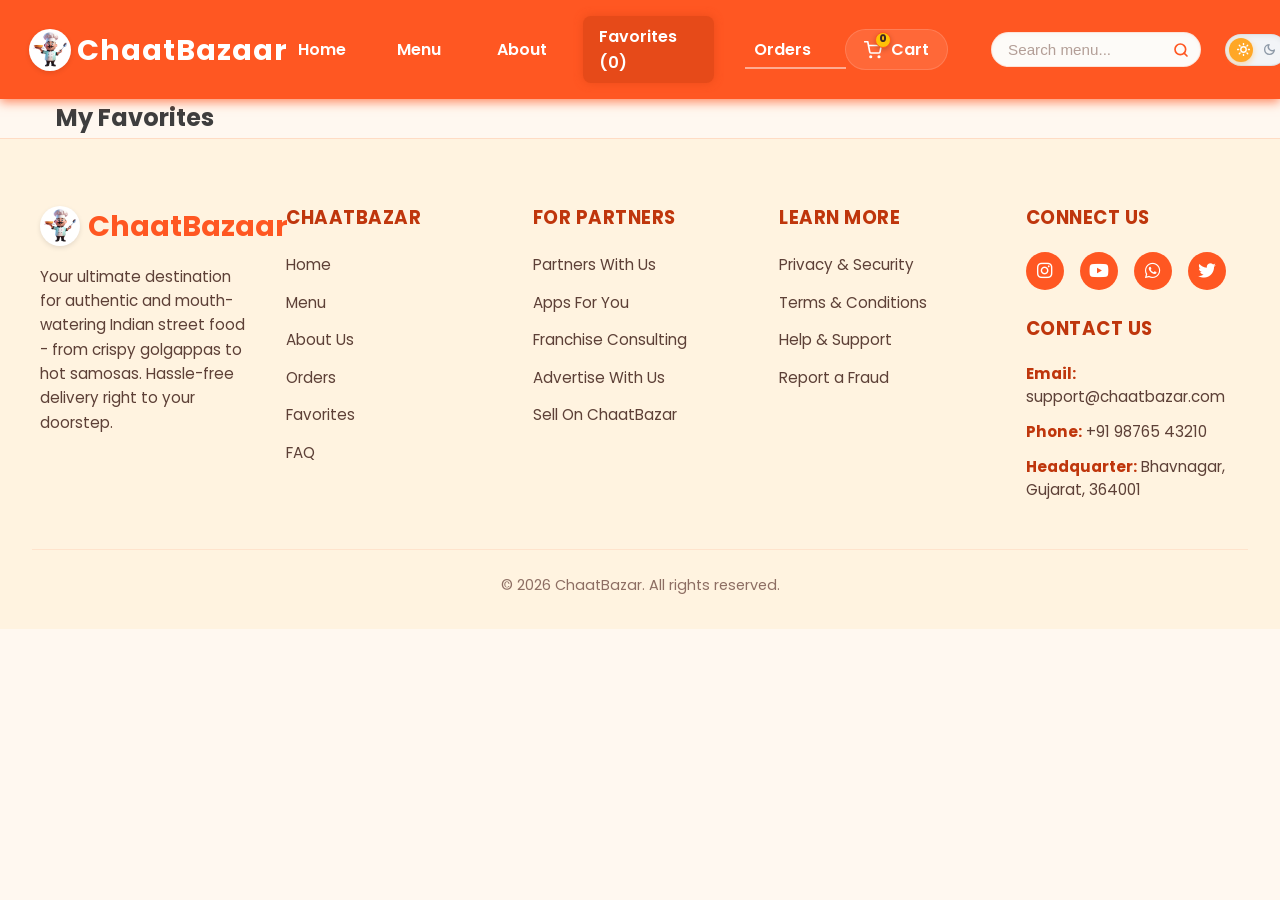
<file: favorites.html>
<!DOCTYPE html>
<html lang="en">

<head>
  <meta charset="UTF-8">
  <meta name="viewport" content="width=device-width, initial-scale=1.0">
  <title>My Favorites - ChaatBazar</title>

  <!-- Google Fonts -->
  <link href="https://fonts.googleapis.com/css2?family=Poppins:wght@400;600;700&display=swap" rel="stylesheet" />
  <link rel="stylesheet" href="css/style.css">
  <link rel="stylesheet" href="https://cdnjs.cloudflare.com/ajax/libs/font-awesome/6.5.1/css/all.min.css">
  <link rel="icon" href="img/logo.png" type="image/png" />
</head>

<body>

<!-- mobile navigation -->
<div class="mobile-nav-drawer" id="mobile-nav-drawer">
  <div class="drawer-header">
    <span class="drawer-logo">ChaatBazar 🍴</span>
    <button class="drawer-close-btn" id="mobile-drawer-close-btn">&times;</button>
  </div>
  <div class="drawer-body">
    <a href="index.html" class="drawer-link"><i class="fa-solid fa-house"></i> Home</a>
    <a href="menu.html" class="drawer-link"><i class="fa-solid fa-utensils"></i> Menu</a>
    <a href="recommendations.html" class="drawer-link"><i class="fa-solid fa-wand-magic-sparkles"></i> Smart Combos</a>
    <a href="favorites.html" class="drawer-link active"><i class="fa-solid fa-heart"></i> Favorites</a>
    <a href="orders.html" class="drawer-link"><i class="fa-solid fa-receipt"></i> Orders</a>
    <a href="about.html" class="drawer-link"><i class="fa-solid fa-info-circle"></i> About Us</a>
    <hr class="drawer-divider" />
    <div class="drawer-theme-row">
      <span>Dark Mode</span>
      <button id="mobile-theme-toggle" class="mobile-theme-toggle">🌙</button>
    </div>
    <div class="drawer-auth-slot" id="mobile-auth-slot">
      <a href="login.html" class="drawer-login-btn">Login / Sign Up</a>
    </div>
  </div>
</div>
<div class="drawer-overlay" id="mobile-drawer-overlay"></div>

<!-- mobile header -->
<div class="mobile-top-header">
  <button class="mobile-hamburger-btn" id="mobile-hamburger-btn" aria-label="Open Menu">☰</button>
  <a href="index.html" class="mobile-logo-centered">ChaatBazar 🍴</a>
  <a href="cart.html" class="mobile-cart-icon-btn" id="mobile-cart-btn" aria-label="Open Cart">
    <i class="fa-solid fa-shopping-cart"></i>
    <span class="mobile-cart-count cart-badge">0</span>
  </a>
</div>

<!-- mobile bottom navigation-->
<nav class="mobile-bottom-nav">
  <a href="index.html" class="mobile-nav-item" id="mobile-nav-home">
    <i class="fa-solid fa-house"></i>
    <span>Home</span>
  </a>
  <a href="menu.html" class="mobile-nav-item" id="mobile-nav-menu">
    <i class="fa-solid fa-utensils"></i>
    <span>Menu</span>
  </a>
  <a href="orders.html" class="mobile-nav-item" id="mobile-nav-orders">
    <i class="fa-solid fa-receipt"></i>
    <span>Orders</span>
  </a>
  <a href="cart.html" class="mobile-nav-item" id="mobile-nav-cart">
    <div class="mobile-nav-cart-wrapper">
      <i class="fa-solid fa-shopping-cart"></i>
      <span class="mobile-cart-count cart-badge">0</span>
    </div>
    <span>Cart</span>
  </a>
  <a href="favorites.html" class="mobile-nav-item active" id="mobile-nav-favorites">
    <i class="fa-solid fa-heart"></i>
    <span>Favorites</span>
  </a>
</nav>

  <header>
    <div class="header-inner container" role="banner">
      <a href="index.html" class="logo" aria-label="ChaatBazaar Home"><img src="img/logo.png" alt="ChaatBazaar Logo" class="navbar-logo-img" />ChaatBazaar</a>
      <nav role="navigation" aria-label="Primary Navigation">
        <a href="index.html" class="nav-link">Home</a>
        <div class="dropdown" tabindex="0" aria-haspopup="true" aria-expanded="false">
          <a href="menu.html" class="dropdown-toggle nav-link">Menu</a>
          <div class="dropdown-menu" role="menu" aria-label="Menu Categories">
            <a href="menu.html?filter=All#filters" role="menuitem" tabindex="-1" class="menu-filter" data-filter="All">All</a>
            <a href="menu.html?filter=Snacks#filters" role="menuitem" tabindex="-1" class="menu-filter" data-filter="Snacks">Snacks</a>
            <a href="menu.html?filter=Chaat#filters" role="menuitem" tabindex="-1" class="menu-filter" data-filter="Chaat">Chaat</a>
            <a href="menu.html?filter=Beverages#filters" role="menuitem" tabindex="-1" class="menu-filter" data-filter="Beverages">Beverages</a>
          </div>
        </div>
        <a href="about.html" class="nav-link">About</a>
        <a href="favorites.html" class="nav-link active">Favorites (<span id="fav-count">0</span>)</a>
        <a href="orders.html" class="nav-link">Orders</a>
        <a href="cart.html" class="nav-link cart-btn-modern" id="cart-open-btn" aria-label="Cart">
          <span class="cart-icon-wrapper">
            <svg xmlns="http://www.w3.org/2000/svg" viewBox="0 0 24 24" fill="none" stroke="currentColor" stroke-width="2.2" stroke-linecap="round" stroke-linejoin="round" class="cart-svg-icon"><circle cx="9" cy="21" r="1"></circle><circle cx="20" cy="21" r="1"></circle><path d="M1 1h4l2.68 13.39a2 2 0 0 0 2 1.61h9.72a2 2 0 0 0 2-1.61L23 6H6"></path></svg>
            <span id="cart-count" class="cart-badge">0</span>
          </span>
          <span class="cart-text">Cart</span>
        </a>
        <div class="search-bar" role="search">
          <input type="search" placeholder="Search menu..." aria-label="Search menu" id="search-input"
            autocomplete="off" />
          <button aria-label="Search" id="search-btn">
            <svg xmlns="http://www.w3.org/2000/svg" viewBox="0 0 24 24" fill="none" stroke="currentColor" stroke-width="2.5" stroke-linecap="round" stroke-linejoin="round" class="search-svg"><circle cx="11" cy="11" r="8"></circle><line x1="21" y1="21" x2="16.65" y2="16.65"></line></svg>
          </button>
          <div class="search-suggestions" id="search-suggestions" style="display: none;"></div>
        </div>
        <button id="theme-toggle" class="theme-toggle" aria-label="Toggle Theme">
          <span class="theme-toggle-track">
            <span class="theme-toggle-icon sun-icon">
              <svg xmlns="http://www.w3.org/2000/svg" viewBox="0 0 24 24" fill="none" stroke="currentColor" stroke-linecap="round" stroke-linejoin="round"><circle cx="12" cy="12" r="5"></circle><line x1="12" y1="1" x2="12" y2="3"></line><line x1="12" y1="21" x2="12" y2="23"></line><line x1="4.22" y1="4.22" x2="5.64" y2="5.64"></line><line x1="18.36" y1="18.36" x2="19.78" y2="19.78"></line><line x1="1" y1="12" x2="3" y2="12"></line><line x1="21" y1="12" x2="23" y2="12"></line><line x1="4.22" y1="19.78" x2="5.64" y2="18.36"></line><line x1="18.36" y1="5.64" x2="19.78" y2="4.22"></line></svg>
            </span>
            <span class="theme-toggle-icon moon-icon">
              <svg xmlns="http://www.w3.org/2000/svg" viewBox="0 0 24 24" fill="none" stroke="currentColor" stroke-linecap="round" stroke-linejoin="round"><path d="M21 12.79A9 9 0 1 1 11.21 3 7 7 0 0 0 21 12.79z"></path></svg>
            </span>
            <span class="theme-toggle-thumb"></span>
          </span>
        </button>

        <div id="authNavItem" class="auth-nav-item">
          <a href="login.html" class="login-btn-nav">Login</a>
        </div>
      </nav>
    </div>
  </header>
  <section class="favorites-page container">
    <h1>My Favorites</h1>

    <div class="favorites-container cards" id="favorites-container" aria-live="polite">
      <!-- Favorited items will be rendered here dynamically -->
    </div>
  </section>
  <footer>
    <div class="footer-container">
      <div class="footer-column brand-col">
        <div class="footer-brand"><img src="img/logo.png" alt="ChaatBazaar Logo" class="footer-logo-img" />ChaatBazaar</div>
        <p class="footer-desc">Your ultimate destination for authentic and mouth-watering Indian street food - from crispy golgappas to hot samosas. Hassle-free delivery right to your doorstep.</p>
      </div>
      
      <div class="footer-column">
        <h3>ChaatBazar</h3>
        <ul class="footer-links">
          <li><a href="index.html">Home</a></li>
          <li><a href="menu.html">Menu</a></li>
          <li><a href="about.html">About Us</a></li>
          <li><a href="orders.html">Orders</a></li>
          <li><a href="favorites.html">Favorites</a></li>
          <li><a href="faq.html">FAQ</a></li>
        </ul>
      </div>
      
      <div class="footer-column">
        <h3>For Partners</h3>
        <ul class="footer-links">
          <li><a href="#">Partners With Us</a></li>
          <li><a href="#">Apps For You</a></li>
          <li><a href="#">Franchise Consulting</a></li>
          <li><a href="#">Advertise With Us</a></li>
          <li><a href="#">Sell On ChaatBazar</a></li>
        </ul>
      </div>
      
      <div class="footer-column">
        <h3>Learn More</h3>
        <ul class="footer-links">
          <li><a href="#">Privacy & Security</a></li>
          <li><a href="#">Terms & Conditions</a></li>
          <li><a href="#">Help & Support</a></li>
          <li><a href="#">Report a Fraud</a></li>
        </ul>
      </div>
      
      <div class="footer-column">
        <div class="footer-social-wrapper">
          <h3>Connect Us</h3>
          <div class="footer-social-icons">
            <a href="https://instagram.com" target="_blank" rel="noopener noreferrer" aria-label="Instagram"><i class="fa-brands fa-instagram"></i></a>
            <a href="https://youtube.com" target="_blank" rel="noopener noreferrer" aria-label="YouTube"><i class="fa-brands fa-youtube"></i></a>
            <a href="https://whatsapp.com" target="_blank" rel="noopener noreferrer" aria-label="WhatsApp"><i class="fa-brands fa-whatsapp"></i></a>
            <a href="https://twitter.com" target="_blank" rel="noopener noreferrer" aria-label="Twitter"><i class="fa-brands fa-twitter"></i></a>
          </div>
        </div>
        <h3>Contact Us</h3>
        <ul class="footer-contact-info">
          <li><strong>Email:</strong> support@chaatbazar.com</li>
          <li><strong>Phone:</strong> +91 98765 43210</li>
          <li><strong>Headquarter:</strong> Bhavnagar, Gujarat, 364001</li>
        </ul>
      </div>
    </div>
    <div class="footer-bottom">
      <p>&copy; 2026 ChaatBazar. All rights reserved.</p>
    </div>
  </footer>
  <script src="js/cart-manager.js"></script>
  <script src="js/recently-viewed.js"></script>
  <script src="js/delivery-tracker.js"></script>
  <script src="js/geolocation.js"></script>
  <script src="js/sanitization.js"></script>
  <script src="js/loyalty.js"></script>
  <script src="js/main.js"></script>
  <script src="js/auth.js"></script>
<!-- mobile floating cart -->
<div class="mobile-floating-cart" id="mobile-floating-cart">
  <div class="floating-cart-inner">
    <div class="floating-cart-info">
      <span id="mobile-floating-cart-count">0 Items</span>
      <span class="floating-cart-divider">|</span>
      <span id="mobile-floating-cart-total">₹0</span>
    </div>
    <a href="cart.html" class="floating-cart-action-btn">
      View Cart <i class="fa-solid fa-chevron-right"></i>
    </a>
  </div>
</div>

</body>

</html>
</file>
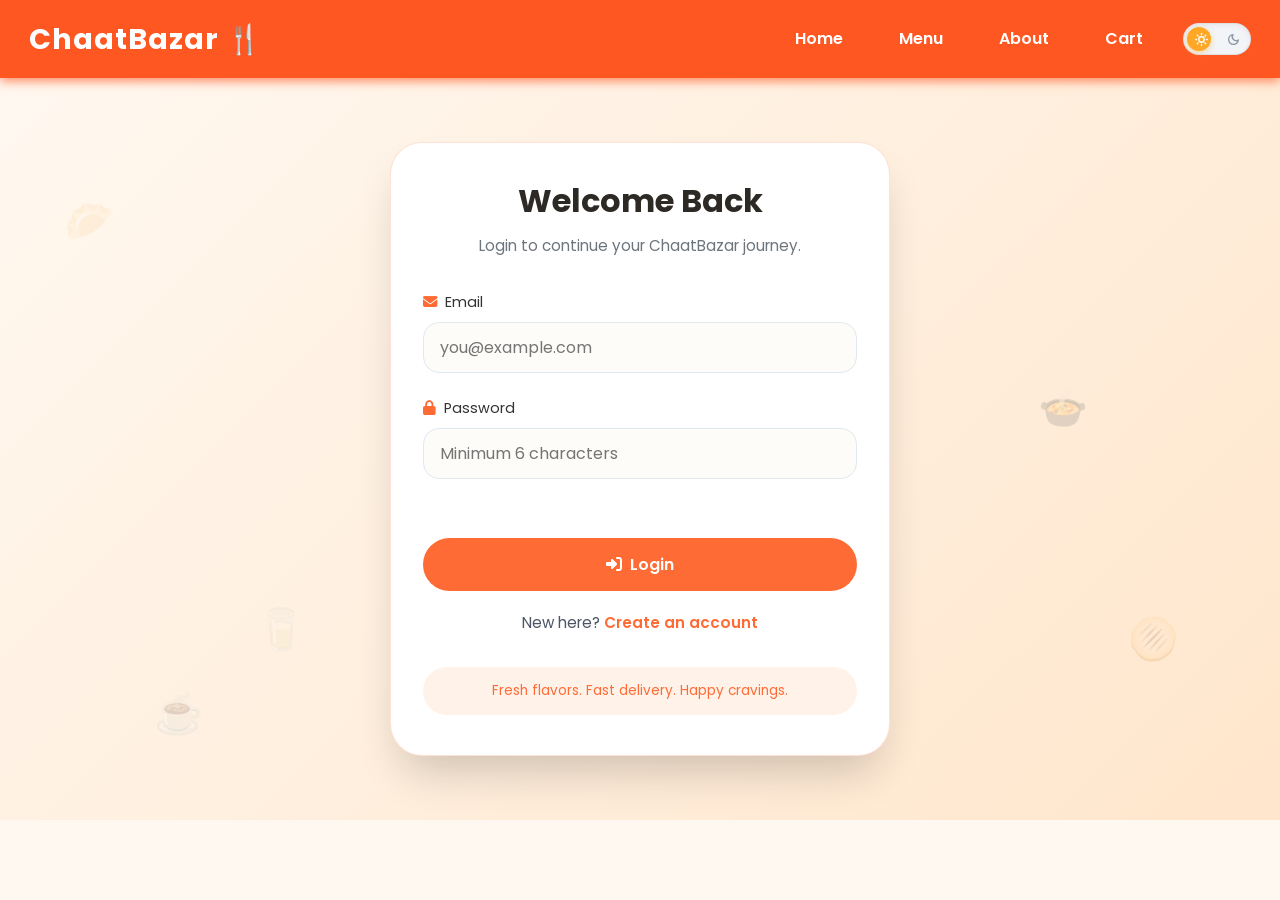
<file: login.html>
<!DOCTYPE html>
<html lang="en">
<head>
  <meta charset="UTF-8" />
  <meta name="viewport" content="width=device-width, initial-scale=1.0" />
  <title>Login | ChaatBazar</title>
  <link rel="preconnect" href="https://fonts.googleapis.com" />
  <link rel="preconnect" href="https://fonts.gstatic.com" crossorigin />
  <link href="https://fonts.googleapis.com/css2?family=Poppins:wght@400;500;600;700&display=swap" rel="stylesheet" />
  <link rel="stylesheet" href="https://cdnjs.cloudflare.com/ajax/libs/font-awesome/6.5.1/css/all.min.css" />
  <link rel="stylesheet" href="css/style.css" />
  <link rel="stylesheet" href="css/auth.css" />
</head>
<body data-page-type="login">
  <header>
    <div class="header-inner container" role="banner">
      <a href="index.html" class="logo" aria-label="ChaatBazar Home">ChaatBazar 🍴</a>
      <nav role="navigation" aria-label="Primary Navigation">
        <a href="index.html" class="nav-link">Home</a>
        <a href="menu.html" class="nav-link">Menu</a>
        <a href="about.html" class="nav-link">About</a>
        <a href="cart.html" class="nav-link">Cart</a>
        <button id="theme-toggle" class="theme-toggle" aria-label="Toggle Theme">
          <span class="theme-toggle-track">
            <span class="theme-toggle-icon sun-icon">
              <svg xmlns="http://www.w3.org/2000/svg" viewBox="0 0 24 24" fill="none" stroke="currentColor" stroke-linecap="round" stroke-linejoin="round"><circle cx="12" cy="12" r="5"></circle><line x1="12" y1="1" x2="12" y2="3"></line><line x1="12" y1="21" x2="12" y2="23"></line><line x1="4.22" y1="4.22" x2="5.64" y2="5.64"></line><line x1="18.36" y1="18.36" x2="19.78" y2="19.78"></line><line x1="1" y1="12" x2="3" y2="12"></line><line x1="21" y1="12" x2="23" y2="12"></line><line x1="4.22" y1="19.78" x2="5.64" y2="18.36"></line><line x1="18.36" y1="5.64" x2="19.78" y2="4.22"></line></svg>
            </span>
            <span class="theme-toggle-icon moon-icon">
              <svg xmlns="http://www.w3.org/2000/svg" viewBox="0 0 24 24" fill="none" stroke="currentColor" stroke-linecap="round" stroke-linejoin="round"><path d="M21 12.79A9 9 0 1 1 11.21 3 7 7 0 0 0 21 12.79z"></path></svg>
            </span>
            <span class="theme-toggle-thumb"></span>
          </span>
        </button>
      </nav>
    </div>
  </header>

  <main class="auth-main" role="main" aria-label="Login form">
    <div class="food-animation-bg" aria-hidden="true">
      <span class="floating-food samosa">🥟</span>
      <span class="floating-food pani-puri">🫓</span>
      <span class="floating-food chaat">🍲</span>
      <span class="floating-food chai">☕</span>
      <span class="floating-food lassi">🥛</span>
    </div>

    <section class="auth-wrapper">
      <div class="auth-card">
        <div class="auth-header">
          <h2>Welcome Back</h2>
          <p>Login to continue your ChaatBazar journey.</p>
        </div>

        <form id="login-form" novalidate>
          <div class="input-group">
            <label for="login-email"><i class="fa-solid fa-envelope"></i>Email</label>
            <input type="email" id="login-email" placeholder="you@example.com" autocomplete="email" required />
            <p id="login-email-error" class="error-message" aria-live="polite"></p>
          </div>

          <div class="input-group">
            <label for="login-password"><i class="fa-solid fa-lock"></i>Password</label>
            <input type="password" id="login-password" placeholder="Minimum 6 characters" minlength="6" autocomplete="current-password" required />
            <p id="login-password-error" class="error-message" aria-live="polite"></p>
          </div>

          <p class="form-message" aria-live="polite"></p>

          <button type="submit" class="auth-btn">
            <i class="fa-solid fa-right-to-bracket"></i>
            Login
          </button>
        </form>

        <p class="auth-switch-text">
          New here?
          <a class="auth-link" href="signup.html">Create an account</a>
        </p>

        <p class="auth-footer-note">Fresh flavors. Fast delivery. Happy cravings.</p>
      </div>
    </section>
  </main>

  <script src="js/auth.js"></script>
</body>
</html>
</file>
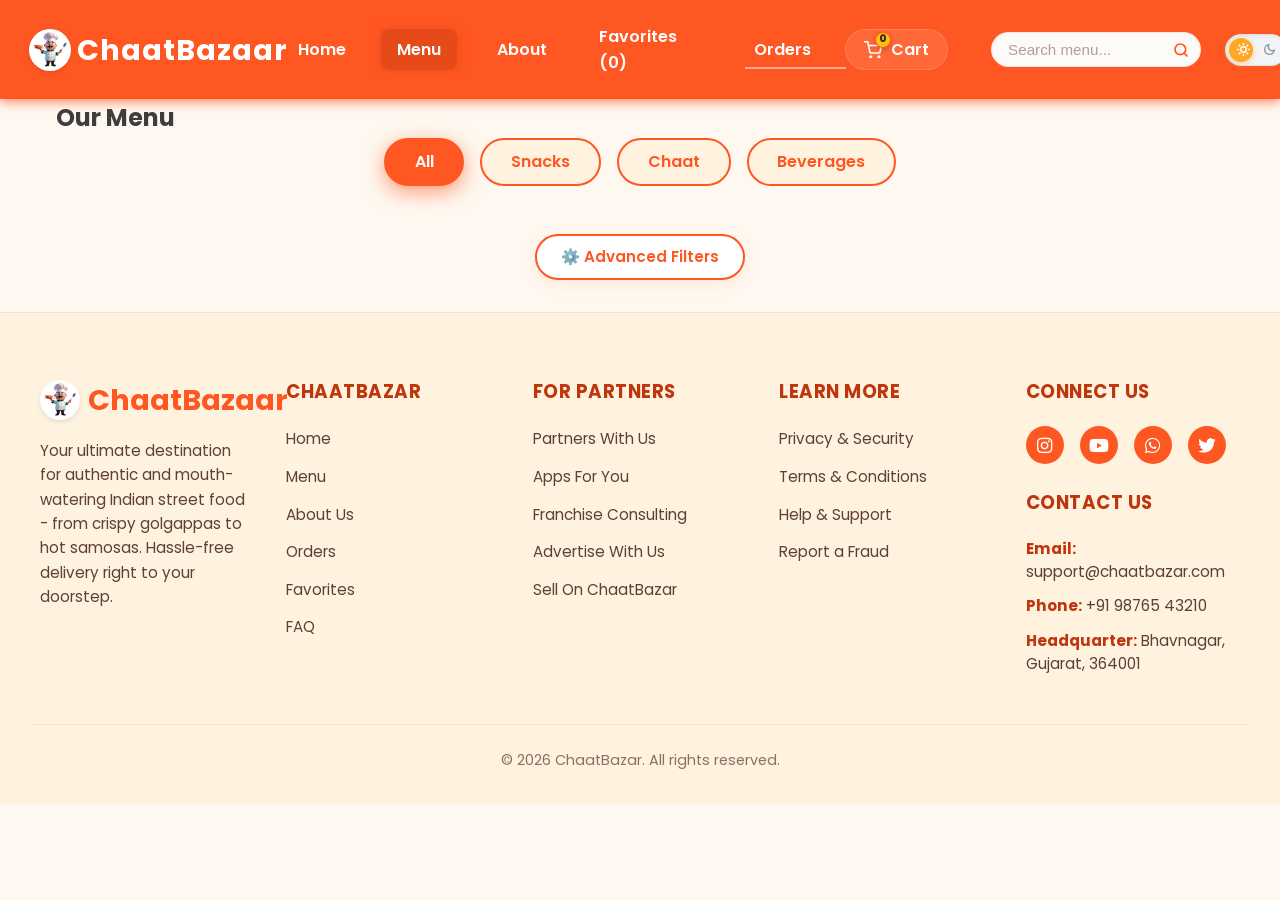
<file: menu.html>
<!DOCTYPE html>
<html lang="en">
<head>
  <meta charset="UTF-8">
  <meta name="viewport" content="width=device-width, initial-scale=1.0">
  <title>Menu - ChaatBazar</title>
  
  <!-- Google Fonts -->
  <link href="https://fonts.googleapis.com/css2?family=Poppins:wght@400;600;700&display=swap" rel="stylesheet" />
  <link rel="stylesheet" href="https://cdnjs.cloudflare.com/ajax/libs/font-awesome/6.5.1/css/all.min.css" />
  <link rel="stylesheet" href="css/style.css">
  <link rel="icon" href="img/logo.png" type="image/png" />
</head>
<body>

<!-- mobile navigation -->
<div class="mobile-nav-drawer" id="mobile-nav-drawer">
  <div class="drawer-header">
    <span class="drawer-logo">ChaatBazar 🍴</span>
    <button class="drawer-close-btn" id="mobile-drawer-close-btn">&times;</button>
  </div>
  <div class="drawer-body">
    <a href="index.html" class="drawer-link"><i class="fa-solid fa-house"></i> Home</a>
    <a href="menu.html" class="drawer-link active"><i class="fa-solid fa-utensils"></i> Menu</a>
    <a href="recommendations.html" class="drawer-link"><i class="fa-solid fa-wand-magic-sparkles"></i> Smart Combos</a>
    <a href="favorites.html" class="drawer-link"><i class="fa-solid fa-heart"></i> Favorites</a>
    <a href="orders.html" class="drawer-link"><i class="fa-solid fa-receipt"></i> Orders</a>
    <a href="about.html" class="drawer-link"><i class="fa-solid fa-info-circle"></i> About Us</a>
    <hr class="drawer-divider" />
    <div class="drawer-theme-row">
      <span>Dark Mode</span>
      <button id="mobile-theme-toggle" class="mobile-theme-toggle">🌙</button>
    </div>
    <div class="drawer-auth-slot" id="mobile-auth-slot">
      <a href="login.html" class="drawer-login-btn">Login / Sign Up</a>
    </div>
  </div>
</div>
<div class="drawer-overlay" id="mobile-drawer-overlay"></div>

<!-- mobile header -->
<div class="mobile-top-header">
  <button class="mobile-hamburger-btn" id="mobile-hamburger-btn" aria-label="Open Menu">☰</button>
  <a href="index.html" class="mobile-logo-centered">ChaatBazar 🍴</a>
  <a href="cart.html" class="mobile-cart-icon-btn" id="mobile-cart-btn" aria-label="Open Cart">
    <i class="fa-solid fa-shopping-cart"></i>
    <span class="mobile-cart-count cart-badge">0</span>
  </a>
</div>

<!-- mobile bottom navigation-->
<nav class="mobile-bottom-nav">
  <a href="index.html" class="mobile-nav-item" id="mobile-nav-home">
    <i class="fa-solid fa-house"></i>
    <span>Home</span>
  </a>
  <a href="menu.html" class="mobile-nav-item active" id="mobile-nav-menu">
    <i class="fa-solid fa-utensils"></i>
    <span>Menu</span>
  </a>
  <a href="orders.html" class="mobile-nav-item" id="mobile-nav-orders">
    <i class="fa-solid fa-receipt"></i>
    <span>Orders</span>
  </a>
  <a href="cart.html" class="mobile-nav-item" id="mobile-nav-cart">
    <div class="mobile-nav-cart-wrapper">
      <i class="fa-solid fa-shopping-cart"></i>
      <span class="mobile-cart-count cart-badge">0</span>
    </div>
    <span>Cart</span>
  </a>
  <a href="favorites.html" class="mobile-nav-item" id="mobile-nav-favorites">
    <i class="fa-solid fa-heart"></i>
    <span>Favorites</span>
  </a>
</nav>

<header>
  <div class="header-inner container" role="banner">
    <a href="index.html" class="logo" aria-label="ChaatBazaar Home"><img src="img/logo.png" alt="ChaatBazaar Logo" class="navbar-logo-img" />ChaatBazaar</a>
    <nav role="navigation" aria-label="Primary Navigation">
      <a href="index.html" class="nav-link">Home</a>
      <div class="dropdown" tabindex="0" aria-haspopup="true" aria-expanded="false">
        <a href="menu.html" class="dropdown-toggle nav-link active">Menu</a>
        <div class="dropdown-menu" role="menu" aria-label="Menu Categories">
          <a href="menu.html?filter=All#filters" role="menuitem" tabindex="-1" class="menu-filter" data-filter="All">All</a>
          <a href="menu.html?filter=Snacks#filters" role="menuitem" tabindex="-1" class="menu-filter" data-filter="Snacks">Snacks</a>
          <a href="menu.html?filter=Chaat#filters" role="menuitem" tabindex="-1" class="menu-filter" data-filter="Chaat">Chaat</a>
          <a href="menu.html?filter=Beverages#filters" role="menuitem" tabindex="-1" class="menu-filter" data-filter="Beverages">Beverages</a>
        </div>
      </div>
      <a href="about.html" class="nav-link">About</a>
      <a href="favorites.html" class="nav-link">Favorites (<span id="fav-count">0</span>)</a>
      <a href="orders.html" class="nav-link">Orders</a>
      <a href="cart.html" class="nav-link cart-btn-modern" id="cart-open-btn" aria-label="Cart">
        <span class="cart-icon-wrapper">
          <svg xmlns="http://www.w3.org/2000/svg" viewBox="0 0 24 24" fill="none" stroke="currentColor" stroke-width="2.2" stroke-linecap="round" stroke-linejoin="round" class="cart-svg-icon"><circle cx="9" cy="21" r="1"></circle><circle cx="20" cy="21" r="1"></circle><path d="M1 1h4l2.68 13.39a2 2 0 0 0 2 1.61h9.72a2 2 0 0 0 2-1.61L23 6H6"></path></svg>
          <span id="cart-count" class="cart-badge">0</span>
        </span>
        <span class="cart-text">Cart</span>
      </a>
      <div class="search-bar" role="search">
        <input type="search" placeholder="Search menu..." aria-label="Search menu" id="search-input" autocomplete="off" />
        <button aria-label="Search" id="search-btn">
          <svg xmlns="http://www.w3.org/2000/svg" viewBox="0 0 24 24" fill="none" stroke="currentColor" stroke-width="2.5" stroke-linecap="round" stroke-linejoin="round" class="search-svg"><circle cx="11" cy="11" r="8"></circle><line x1="21" y1="21" x2="16.65" y2="16.65"></line></svg>
        </button>
        <div class="search-suggestions" id="search-suggestions" style="display: none;"></div>
      </div>
      <button id="theme-toggle" class="theme-toggle" aria-label="Toggle Theme">
        <span class="theme-toggle-track">
          <span class="theme-toggle-icon sun-icon">
            <svg xmlns="http://www.w3.org/2000/svg" viewBox="0 0 24 24" fill="none" stroke="currentColor" stroke-linecap="round" stroke-linejoin="round"><circle cx="12" cy="12" r="5"></circle><line x1="12" y1="1" x2="12" y2="3"></line><line x1="12" y1="21" x2="12" y2="23"></line><line x1="4.22" y1="4.22" x2="5.64" y2="5.64"></line><line x1="18.36" y1="18.36" x2="19.78" y2="19.78"></line><line x1="1" y1="12" x2="3" y2="12"></line><line x1="21" y1="12" x2="23" y2="12"></line><line x1="4.22" y1="19.78" x2="5.64" y2="18.36"></line><line x1="18.36" y1="5.64" x2="19.78" y2="4.22"></line></svg>
          </span>
          <span class="theme-toggle-icon moon-icon">
            <svg xmlns="http://www.w3.org/2000/svg" viewBox="0 0 24 24" fill="none" stroke="currentColor" stroke-linecap="round" stroke-linejoin="round"><path d="M21 12.79A9 9 0 1 1 11.21 3 7 7 0 0 0 21 12.79z"></path></svg>
          </span>
          <span class="theme-toggle-thumb"></span>
        </span>
      </button>

      <div id="authNavItem" class="auth-nav-item">
        <a href="login.html" class="login-btn-nav">Login</a>
      </div>
    </nav>
  </div>
</header>

<section class="menu-page container">
  <h1>Our Menu</h1>

  <!-- Recently Viewed Section -->
  <section id="recently-viewed" class="recently-viewed" role="region" aria-label="Recently Viewed Items" style="display: none;">
    <h2 class="section-title">Recently Viewed</h2>
    <div class="cards" id="recently-viewed-cards">
      <!-- Recently viewed cards will be injected here -->
    </div>
  </section>

  <div id="filters" class="filter-buttons" role="toolbar" aria-label="Filter menu categories" tabindex="-1">
    <button class="filter-btn active" data-filter="All" aria-pressed="true">All</button>
    <button class="filter-btn" data-filter="Snacks" aria-pressed="false">Snacks</button>
    <button class="filter-btn" data-filter="Chaat" aria-pressed="false">Chaat</button>
    <button class="filter-btn" data-filter="Beverages" aria-pressed="false">Beverages</button>
  </div>

  <div class="filter-toggle-container">
    <button class="btn-filter-toggle" id="filter-toggle-btn" aria-expanded="false" aria-controls="advanced-filters">
      <span>⚙️ Advanced Filters</span>
    </button>
  </div>

  <div class="advanced-filters" id="advanced-filters" style="display: none;">
    <div class="filter-grid">
      <!-- Price Range Slider -->
      <div class="filter-group">
        <label for="price-range-slider">Max Price: <span id="price-slider-val">₹100</span></label>
        <input type="range" id="price-range-slider" min="10" max="100" step="5" value="100" aria-valuemin="10" aria-valuemax="100" aria-valuenow="100" />
      </div>

      <!-- Spice Level Selector -->
      <div class="filter-group">
        <label for="spice-level-select">Spice Level</label>
        <select id="spice-level-select">
          <option value="All">All Spice Levels</option>
          <option value="Low">🌶️ Low</option>
          <option value="Medium">🌶️🌶️ Medium</option>
          <option value="High">🌶️🌶️🌶️ High</option>
        </select>
      </div>

      <!-- Rating Selector -->
      <div class="filter-group">
        <label for="rating-select">Minimum Rating</label>
        <select id="rating-select">
          <option value="All">All Ratings</option>
          <option value="4.6">⭐ 4.6+ Stars</option>
          <option value="4.8">⭐⭐ 4.8+ Stars</option>
          <option value="4.9">⭐⭐⭐ 4.9+ Stars</option>
        </select>
      </div>

      <!-- Dietary Preferences -->
      <div class="filter-group dietary-group">
        <label>Dietary Preferences</label>
        <div class="checkbox-container">
          <label class="custom-checkbox">
            <input type="checkbox" id="dietary-vegan" />
            <span class="checkbox-label">🌱 Vegan</span>
          </label>
          <label class="custom-checkbox">
            <input type="checkbox" id="dietary-gf" />
            <span class="checkbox-label">🌾 Gluten-Free</span>
          </label>
        </div>
      </div>
    </div>
    
    <!-- Reset Filters Button -->
    <div class="filter-actions">
      <button class="btn-reset-filters" id="reset-filters-btn">Reset All Filters</button>
    </div>
  </div>

  <div class="menu-container" id="menu-container" aria-live="polite" aria-relevant="additions removals">
    <!-- JS will dynamically load items -->
  </div>
</section>

<footer>
  <div class="footer-container">
    <div class="footer-column brand-col">
      <div class="footer-brand"><img src="img/logo.png" alt="ChaatBazaar Logo" class="footer-logo-img" />ChaatBazaar</div>
      <p class="footer-desc">Your ultimate destination for authentic and mouth-watering Indian street food - from crispy golgappas to hot samosas. Hassle-free delivery right to your doorstep.</p>
    </div>
    
    <div class="footer-column">
      <h3>ChaatBazar</h3>
      <ul class="footer-links">
        <li><a href="index.html">Home</a></li>
        <li><a href="menu.html">Menu</a></li>
        <li><a href="about.html">About Us</a></li>
        <li><a href="orders.html">Orders</a></li>
        <li><a href="favorites.html">Favorites</a></li>
        <li><a href="faq.html">FAQ</a></li>
      </ul>
    </div>
    
    <div class="footer-column">
      <h3>For Partners</h3>
      <ul class="footer-links">
        <li><a href="#">Partners With Us</a></li>
        <li><a href="#">Apps For You</a></li>
        <li><a href="#">Franchise Consulting</a></li>
        <li><a href="#">Advertise With Us</a></li>
        <li><a href="#">Sell On ChaatBazar</a></li>
      </ul>
    </div>
    
    <div class="footer-column">
      <h3>Learn More</h3>
      <ul class="footer-links">
        <li><a href="#">Privacy & Security</a></li>
        <li><a href="#">Terms & Conditions</a></li>
        <li><a href="#">Help & Support</a></li>
        <li><a href="#">Report a Fraud</a></li>
      </ul>
    </div>
    
    <div class="footer-column">
      <div class="footer-social-wrapper">
        <h3>Connect Us</h3>
        <div class="footer-social-icons">
          <a href="https://instagram.com" target="_blank" rel="noopener noreferrer" aria-label="Instagram"><i class="fa-brands fa-instagram"></i></a>
          <a href="https://youtube.com" target="_blank" rel="noopener noreferrer" aria-label="YouTube"><i class="fa-brands fa-youtube"></i></a>
          <a href="https://whatsapp.com" target="_blank" rel="noopener noreferrer" aria-label="WhatsApp"><i class="fa-brands fa-whatsapp"></i></a>
          <a href="https://twitter.com" target="_blank" rel="noopener noreferrer" aria-label="Twitter"><i class="fa-brands fa-twitter"></i></a>
        </div>
      </div>
      <h3>Contact Us</h3>
      <ul class="footer-contact-info">
        <li><strong>Email:</strong> support@chaatbazar.com</li>
        <li><strong>Phone:</strong> +91 98765 43210</li>
        <li><strong>Headquarter:</strong> Bhavnagar, Gujarat, 364001</li>
      </ul>
    </div>
  </div>
  <div class="footer-bottom">
    <p>&copy; 2026 ChaatBazar. All rights reserved.</p>
  </div>
</footer>

<div id="toast-notification" class="toast-notification"></div>
<script src="js/cart-manager.js"></script>
<script src="js/recently-viewed.js"></script>
<script src="js/delivery-tracker.js"></script>
<script src="js/geolocation.js"></script>
<script src="js/sanitization.js"></script>
<script src="js/loyalty.js"></script>
<script src="js/main.js"></script>
<script src="js/auth.js"></script>
<!-- ================= MOBILE FLOATING CART ================= -->
<div class="mobile-floating-cart" id="mobile-floating-cart">
  <div class="floating-cart-inner">
    <div class="floating-cart-info">
      <span id="mobile-floating-cart-count">0 Items</span>
      <span class="floating-cart-divider">|</span>
      <span id="mobile-floating-cart-total">₹0</span>
    </div>
    <a href="cart.html" class="floating-cart-action-btn">
      View Cart <i class="fa-solid fa-chevron-right"></i>
    </a>
  </div>
</div>

</body>
</html>
</file>
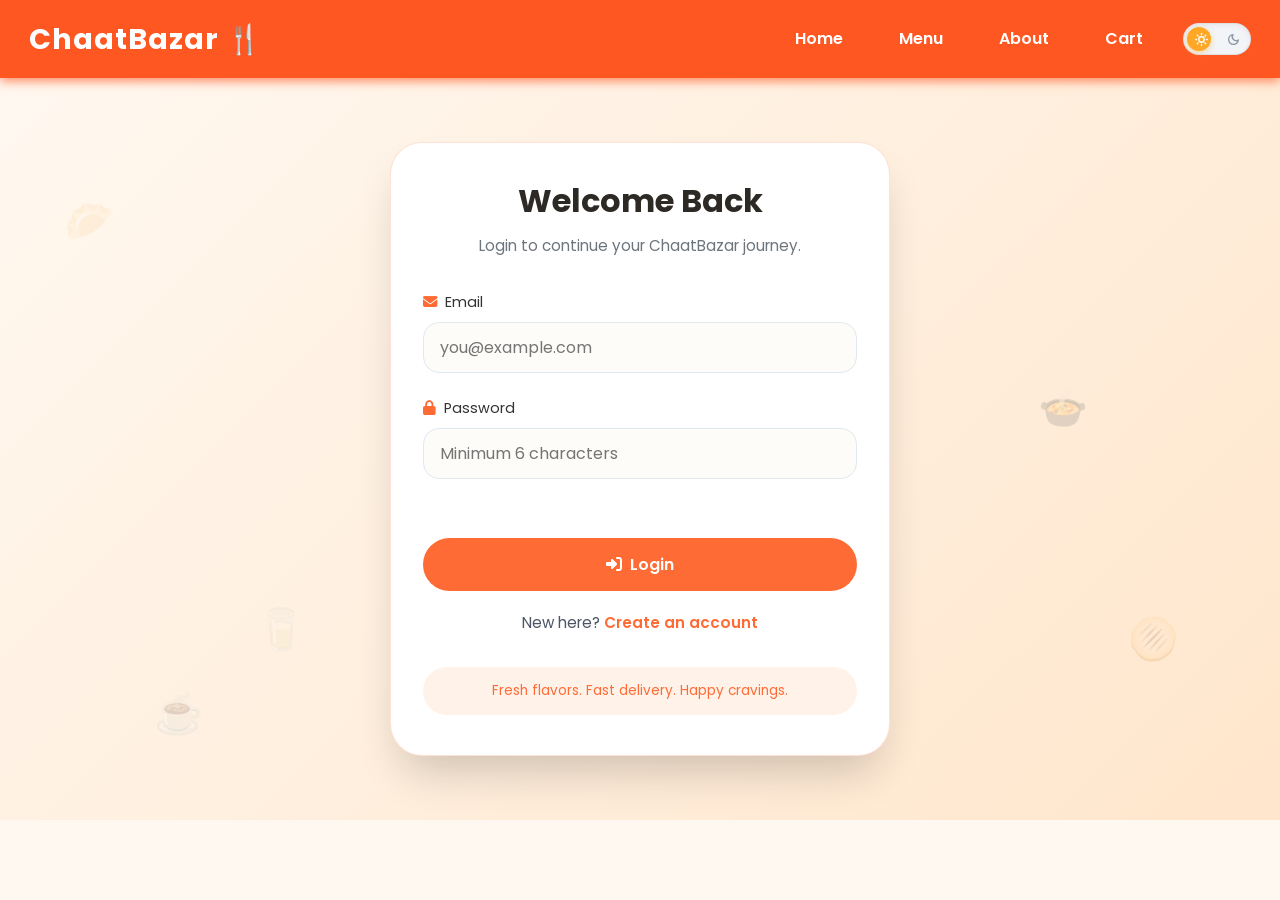
<file: profile.html>
<!DOCTYPE html>
<html lang="en">
<head>
  <meta charset="UTF-8" />
  <meta name="viewport" content="width=device-width, initial-scale=1.0" />
  <title>Profile | ChaatBazar</title>
  <link rel="preconnect" href="https://fonts.googleapis.com" />
  <link rel="preconnect" href="https://fonts.gstatic.com" crossorigin />
  <link href="https://fonts.googleapis.com/css2?family=Poppins:wght@400;500;600;700&display=swap" rel="stylesheet" />
  <link rel="stylesheet" href="https://cdnjs.cloudflare.com/ajax/libs/font-awesome/6.5.1/css/all.min.css" />
  <link rel="stylesheet" href="css/style.css" />
  <link rel="stylesheet" href="css/auth.css" />
  <link rel="icon" href="favicon.png" type="image/png" />
</head>
<body data-page-type="profile">
  <header>
    <div class="header-inner container" role="banner">
      <a href="index.html" class="logo" aria-label="ChaatBazar Home">ChaatBazar 🍴</a>
      <nav role="navigation" aria-label="Primary Navigation">
        <a href="index.html" class="nav-link">Home</a>
        <a href="menu.html" class="nav-link">Menu</a>
        <a href="index.html#about" class="nav-link">About</a>
        <a href="orders.html" class="nav-link">Orders</a>
        <a href="cart.html" class="nav-link">Cart</a>
        <button id="theme-toggle" class="theme-toggle" aria-label="Toggle Theme">
          <span class="theme-toggle-track">
            <span class="theme-toggle-icon sun-icon">
              <svg xmlns="http://www.w3.org/2000/svg" viewBox="0 0 24 24" fill="none" stroke="currentColor" stroke-linecap="round" stroke-linejoin="round"><circle cx="12" cy="12" r="5"></circle><line x1="12" y1="1" x2="12" y2="3"></line><line x1="12" y1="21" x2="12" y2="23"></line><line x1="4.22" y1="4.22" x2="5.64" y2="5.64"></line><line x1="18.36" y1="18.36" x2="19.78" y2="19.78"></line><line x1="1" y1="12" x2="3" y2="12"></line><line x1="21" y1="12" x2="23" y2="12"></line><line x1="4.22" y1="19.78" x2="5.64" y2="18.36"></line><line x1="18.36" y1="5.64" x2="19.78" y2="4.22"></line></svg>
            </span>
            <span class="theme-toggle-icon moon-icon">
              <svg xmlns="http://www.w3.org/2000/svg" viewBox="0 0 24 24" fill="none" stroke="currentColor" stroke-linecap="round" stroke-linejoin="round"><path d="M21 12.79A9 9 0 1 1 11.21 3 7 7 0 0 0 21 12.79z"></path></svg>
            </span>
            <span class="theme-toggle-thumb"></span>
          </span>
        </button>
        <div id="authNavItem" class="auth-nav-item">
          <a href="login.html" class="login-btn-nav">Login</a>
        </div>
      </nav>
    </div>
  </header>

  <main class="auth-main" role="main" aria-label="Profile page">
    <div class="food-animation-bg" aria-hidden="true">
      <span class="floating-food samosa">🥟</span>
      <span class="floating-food pani-puri">🫓</span>
      <span class="floating-food chaat">🍲</span>
      <span class="floating-food chai">☕</span>
      <span class="floating-food lassi">🥛</span>
    </div>

    <section class="auth-wrapper">
      <div class="profile-page-card">
        <div class="profile-page-header">
          <div class="profile-avatar-hero" aria-hidden="true"><span id="profile-avatar-initial">U</span></div>
          <h2>Your Profile</h2>
          <p>Account details saved in your browser session.</p>
        </div>

        <div class="profile-info-list" aria-label="Profile details">
          <div class="profile-info-row">
            <span class="profile-info-label">Name</span>
            <span id="profile-name-value" class="profile-info-value"></span>
          </div>
          <div class="profile-info-row">
            <span class="profile-info-label">Email</span>
            <span id="profile-email-value" class="profile-info-value"></span>
          </div>
          <div class="profile-info-row">
            <span class="profile-info-label">Phone</span>
            <span id="profile-phone-value" class="profile-info-value"></span>
          </div>
          <div class="profile-info-row">
            <span class="profile-info-label">Location</span>
            <span id="profile-location-value" class="profile-info-value"></span>
          </div>
        </div>

        <div class="profile-actions">
          <a href="dashboard.html" class="profile-action-link">Dashboard</a>
          <a href="index.html" class="profile-action-link secondary">Back to Home</a>
        </div>
      </div>
    </section>
  </main>

  <script src="js/auth.js"></script>
</body>
</html>
</file>
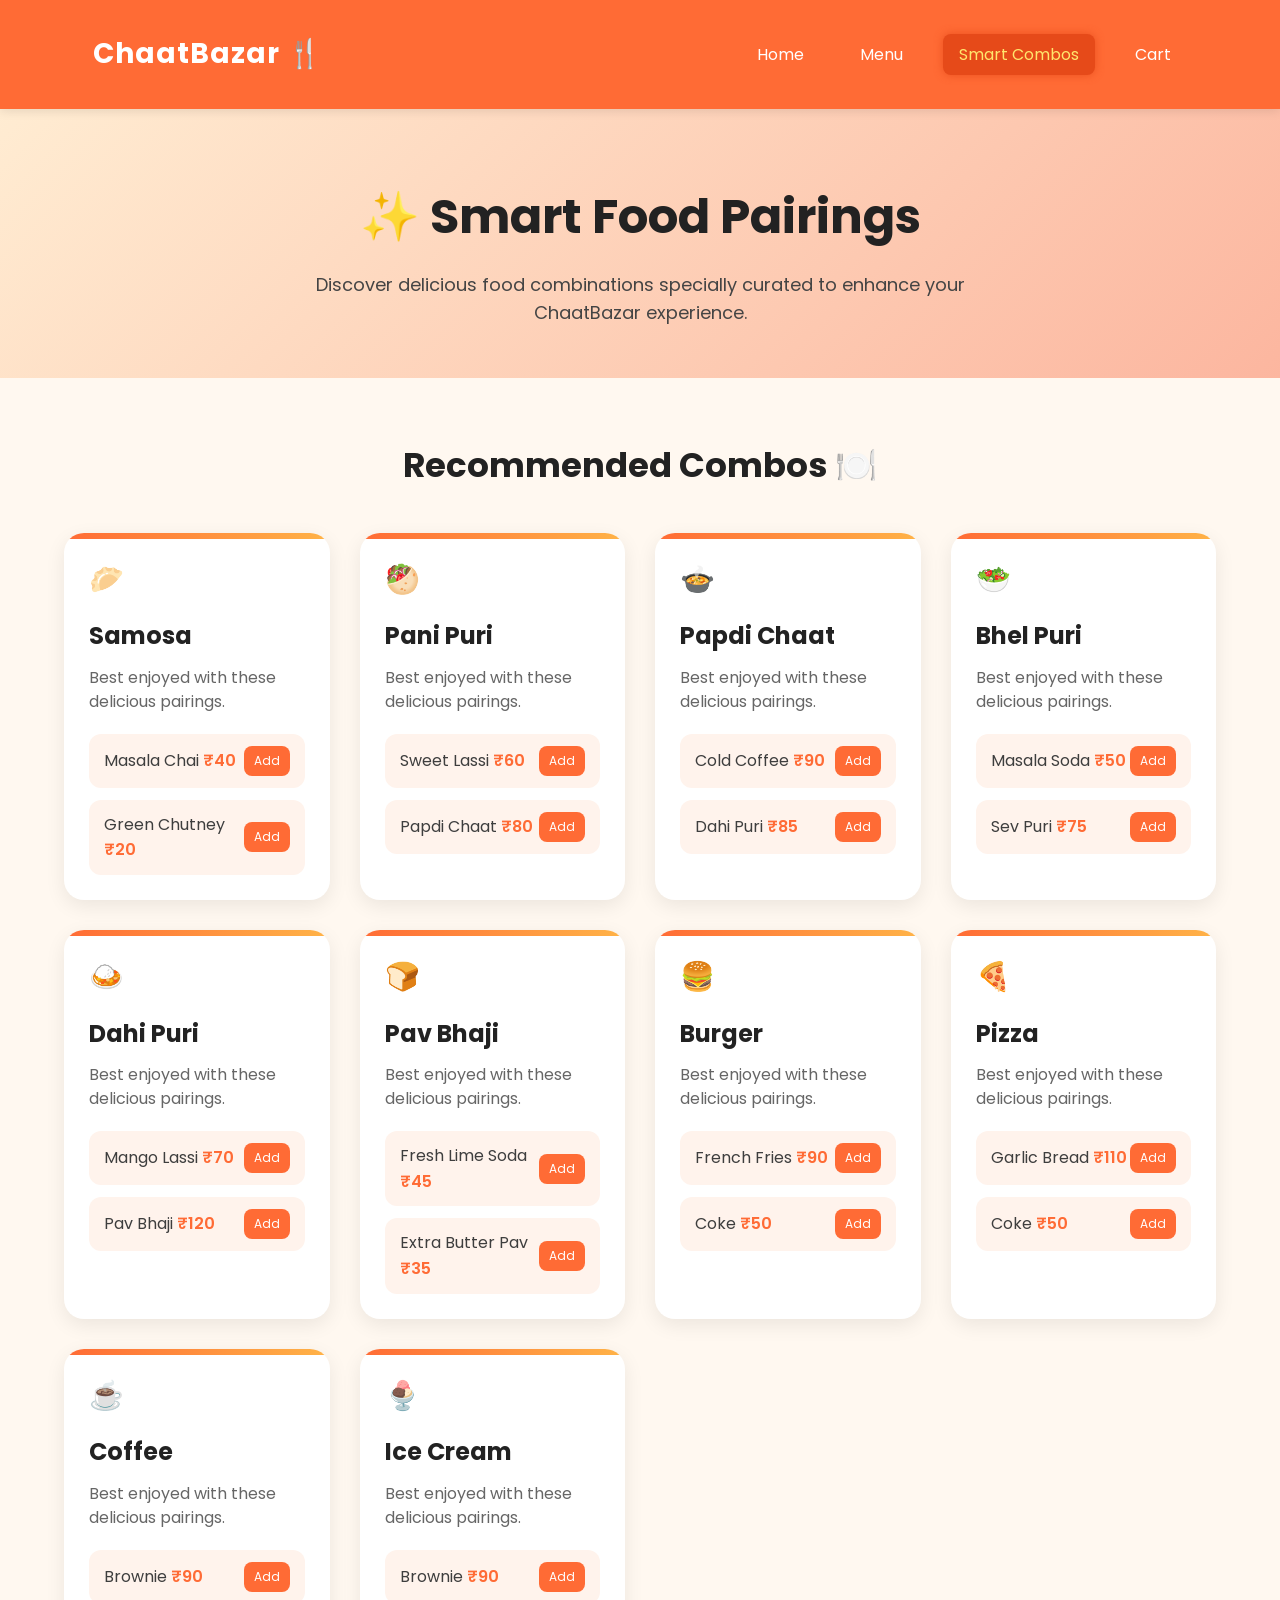
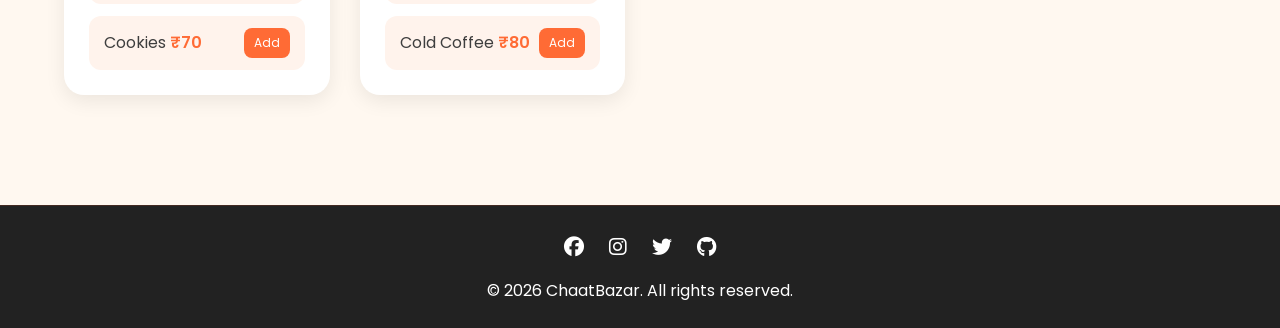
<file: recommendations.html>
<!DOCTYPE html>
<html lang="en">
<head>
  <meta charset="UTF-8" />
  <meta name="viewport" content="width=device-width, initial-scale=1.0"/>

  <title>Smart Combos - ChaatBazar</title>

  <!-- GOOGLE FONT -->
  <link
    href="https://fonts.googleapis.com/css2?family=Poppins:wght@400;500;600;700&display=swap"
    rel="stylesheet"
  />

  <!-- FONT AWESOME -->
  <link
    rel="stylesheet"
    href="https://cdnjs.cloudflare.com/ajax/libs/font-awesome/6.5.1/css/all.min.css"
  />

  <!-- MAIN CSS -->
  <link rel="stylesheet" href="css/style.css" />

  <style>

    body{
      font-family: "Poppins", sans-serif;
      background: #fff8f0;
      margin: 0;
      padding: 0;
    }

    .container{
      width: 90%;
      max-width: 1200px;
      margin: auto;
    }

    /* ================= HEADER ================= */

    header{
      background: #ff6b35;
      padding: 16px 0;
      box-shadow: 0 2px 10px rgba(0,0,0,0.1);
    }

    .header-inner{
      display: flex;
      justify-content: space-between;
      align-items: center;
    }

    .logo{
      color: white;
      font-size: 28px;
      font-weight: 700;
      text-decoration: none;
    }

    nav{
      display: flex;
      gap: 24px;
      align-items: center;
    }

    nav a{
      color: white;
      text-decoration: none;
      font-weight: 500;
      transition: 0.3s;
    }

    nav a:hover,
    nav a.active{
      color: #ffe66d;
    }

    /* ================= HERO ================= */

    .combo-hero{
      text-align: center;
      padding: 70px 20px 50px;
      background: linear-gradient(
        135deg,
        #ffecd2,
        #fcb69f
      );
    }

    .combo-hero h1{
      font-size: 48px;
      margin-bottom: 15px;
      color: #222;
    }

    .combo-hero p{
      font-size: 18px;
      color: #444;
      max-width: 700px;
      margin: auto;
      line-height: 1.6;
    }

    /* ================= SECTION ================= */

    .combo-section{
      padding: 60px 0;
    }

    .section-title{
      font-size: 34px;
      text-align: center;
      margin-bottom: 40px;
      color: #222;
    }

    /* ================= GRID ================= */

    .combo-grid{
      display: grid;
      grid-template-columns: repeat(auto-fit, minmax(260px, 1fr));
      gap: 30px;
    }

    /* ================= CARD ================= */

    .combo-card{
      background: white;
      border-radius: 20px;
      padding: 25px;
      box-shadow: 0 6px 20px rgba(0,0,0,0.08);
      transition: 0.3s;
      position: relative;
      overflow: hidden;
    }

    .combo-card:hover{
      transform: translateY(-8px);
      box-shadow: 0 12px 25px rgba(0,0,0,0.15);
    }

    .combo-card::before{
      content: "";
      position: absolute;
      top: 0;
      left: 0;
      width: 100%;
      height: 6px;
      background: linear-gradient(
        90deg,
        #ff6b35,
        #ffb347
      );
    }

    .combo-food{
      font-size: 28px;
      margin-bottom: 15px;
    }

    .combo-card h3{
      margin: 0 0 10px;
      color: #222;
      font-size: 24px;
    }

    .combo-card p{
      color: #666;
      margin-bottom: 20px;
      line-height: 1.5;
    }

    .pairing-list{
      display: flex;
      flex-direction: column;
      gap: 12px;
    }

    .pairing-item{
      background: #fff3ec;
      border-radius: 12px;
      padding: 12px 15px;
      display: flex;
      justify-content: space-between;
      align-items: center;
      font-weight: 500;
    }

    .pairing-item span{
      color: #ff6b35;
      font-weight: 600;
    }

    /* ================= FOOTER ================= */

    footer{
      background: #222;
      color: white;
      text-align: center;
      padding: 25px 10px;
      margin-top: 50px;
    }

    .social-icons{
      margin-bottom: 15px;
    }

    .social-icons a{
      color: white;
      margin: 0 10px;
      font-size: 20px;
      transition: 0.3s;
    }

    .social-icons a:hover{
      color: #ffb347;
    }

    /* ================= RESPONSIVE ================= */

    @media(max-width: 768px){

      .combo-hero h1{
        font-size: 36px;
      }

      nav{
        gap: 14px;
      }

      nav a{
        font-size: 14px;
      }
    }

  </style>
</head>

<body>

<!-- ================= HEADER ================= -->

<header>

  <div class="header-inner container">

    <a href="index.html" class="logo">
      ChaatBazar 🍴
    </a>

    <nav>

      <a href="index.html">
        Home
      </a>

      <a href="menu.html">
        Menu
      </a>

      <a href="recommendations.html" class="active">
        Smart Combos
      </a>

      <a href="cart.html">
        Cart
      </a>

    </nav>

  </div>

</header>

<!-- ================= HERO ================= -->

<section class="combo-hero">

  <h1>
    ✨ Smart Food Pairings
  </h1>

  <p>
    Discover delicious food combinations specially curated
    to enhance your ChaatBazar experience.
  </p>

</section>

<!-- ================= COMBO SECTION ================= -->

<section class="combo-section container">

  <h2 class="section-title">
    Recommended Combos 🍽️
  </h2>

  <div class="combo-grid" id="combo-grid">

    <!-- Cards injected by JS -->

  </div>

</section>

<!-- ================= FOOTER ================= -->

<footer>

  <div class="social-icons">

    <a href="#">
      <i class="fa-brands fa-facebook"></i>
    </a>

    <a href="#">
      <i class="fa-brands fa-instagram"></i>
    </a>

    <a href="#">
      <i class="fa-brands fa-twitter"></i>
    </a>

    <a href="#">
      <i class="fa-brands fa-github"></i>
    </a>

  </div>

  <p>
    © 2026 ChaatBazar. All rights reserved.
  </p>

</footer>

<!-- ================= SCRIPT ================= -->

<script src="js/cart-manager.js"></script>

<script>

  const foodPairings = {

    "Samosa": [
      { name: "Masala Chai", price: 40 },
      { name: "Green Chutney", price: 20 }
    ],

    "Pani Puri": [
      { name: "Sweet Lassi", price: 60 },
      { name: "Papdi Chaat", price: 80 }
    ],

    "Papdi Chaat": [
      { name: "Cold Coffee", price: 90 },
      { name: "Dahi Puri", price: 85 }
    ],

    "Bhel Puri": [
      { name: "Masala Soda", price: 50 },
      { name: "Sev Puri", price: 75 }
    ],

    "Dahi Puri": [
      { name: "Mango Lassi", price: 70 },
      { name: "Pav Bhaji", price: 120 }
    ],

    "Pav Bhaji": [
      { name: "Fresh Lime Soda", price: 45 },
      { name: "Extra Butter Pav", price: 35 }
    ],

    "Burger": [
      { name: "French Fries", price: 90 },
      { name: "Coke", price: 50 }
    ],

    "Pizza": [
      { name: "Garlic Bread", price: 110 },
      { name: "Coke", price: 50 }
    ],

    "Coffee": [
      { name: "Brownie", price: 90 },
      { name: "Cookies", price: 70 }
    ],

    "Ice Cream": [
      { name: "Brownie", price: 90 },
      { name: "Cold Coffee", price: 80 }
    ]
  };

  const foodEmojis = {
    "Samosa": "🥟",
    "Pani Puri": "🥙",
    "Papdi Chaat": "🍲",
    "Bhel Puri": "🥗",
    "Dahi Puri": "🍛",
    "Pav Bhaji": "🍞",
    "Burger": "🍔",
    "Pizza": "🍕",
    "Coffee": "☕",
    "Ice Cream": "🍨"
  };

  // ✅ FIXED CART FUNCTION (IMPORTANT)
  function addToCart(name, price, parentFood) {

    if (!window.cartManager) {
      console.error("CartManager not loaded");
      alert("Cart is loading... please wait");
      return;
    }

    window.cartManager.addItem({
      id: name + "-" + price,
      name: name,
      price: price,
      parentFood: parentFood
    }, 1);
  }

  function renderComboCards() {

    const comboGrid = document.getElementById("combo-grid");
    comboGrid.innerHTML = "";

    for (const food in foodPairings) {

      const pairings = foodPairings[food];

      const card = document.createElement("div");
      card.className = "combo-card";

      let pairingHTML = "";

      pairings.forEach(item => {

        pairingHTML += `
          <div class="pairing-item">

            <div>
              ${item.name}
              <span>₹${item.price}</span>
            </div>

            <button
              onclick="addToCart('${item.name}', ${item.price}, '${food}')"
              style="
                background:#ff6b35;
                color:white;
                border:none;
                padding:6px 10px;
                border-radius:8px;
                cursor:pointer;
                font-size:12px;
              ">
              Add
            </button>

          </div>
        `;
      });

      card.innerHTML = `
        <div class="combo-food">
          ${foodEmojis[food] || "🍴"}
        </div>

        <h3>${food}</h3>

        <p>Best enjoyed with these delicious pairings.</p>

        <div class="pairing-list">
          ${pairingHTML}
        </div>
      `;

      comboGrid.appendChild(card);
    }
  }

  // wait for DOM + cart system
  window.addEventListener("load", renderComboCards);

</script>
</file>
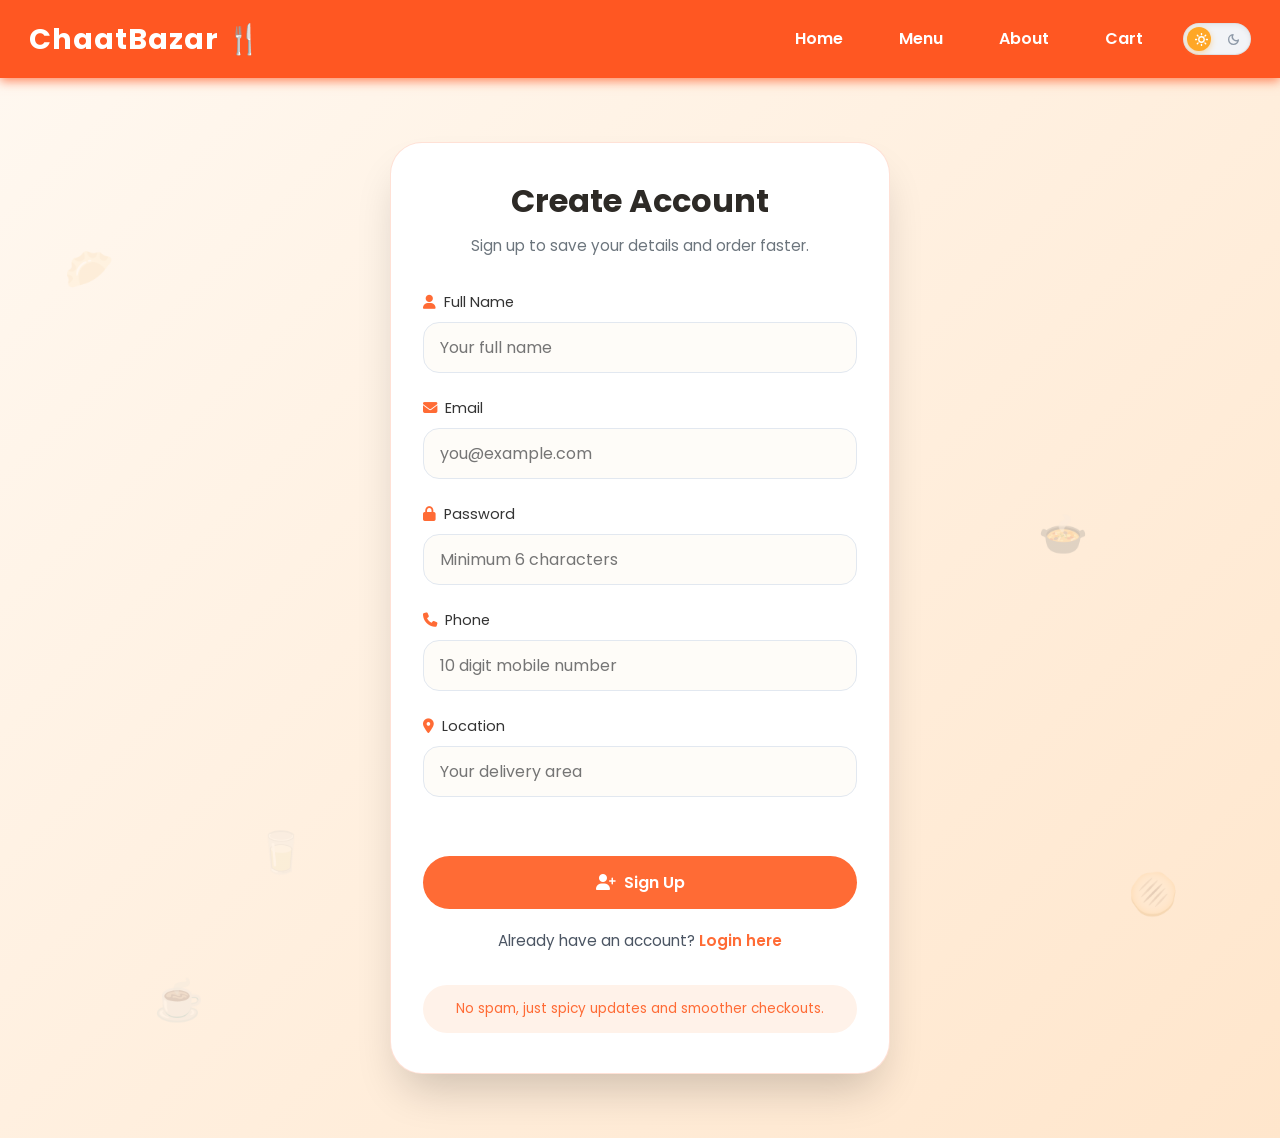
<file: signup.html>
<!DOCTYPE html>
<html lang="en">
<head>
  <meta charset="UTF-8" />
  <meta name="viewport" content="width=device-width, initial-scale=1.0" />
  <title>Sign Up | ChaatBazar</title>
  <link rel="preconnect" href="https://fonts.googleapis.com" />
  <link rel="preconnect" href="https://fonts.gstatic.com" crossorigin />
  <link href="https://fonts.googleapis.com/css2?family=Poppins:wght@400;500;600;700&display=swap" rel="stylesheet" />
  <link rel="stylesheet" href="https://cdnjs.cloudflare.com/ajax/libs/font-awesome/6.5.1/css/all.min.css" />
  <link rel="stylesheet" href="css/style.css" />
  <link rel="stylesheet" href="css/auth.css" />
</head>
<body data-page-type="signup">
  <header>
    <div class="header-inner container" role="banner">
      <a href="index.html" class="logo" aria-label="ChaatBazar Home">ChaatBazar 🍴</a>
      <nav role="navigation" aria-label="Primary Navigation">
        <a href="index.html" class="nav-link">Home</a>
        <a href="menu.html" class="nav-link">Menu</a>
        <a href="about.html" class="nav-link">About</a>
        <a href="cart.html" class="nav-link">Cart</a>
        <button id="theme-toggle" class="theme-toggle" aria-label="Toggle Theme">
          <span class="theme-toggle-track">
            <span class="theme-toggle-icon sun-icon">
              <svg xmlns="http://www.w3.org/2000/svg" viewBox="0 0 24 24" fill="none" stroke="currentColor" stroke-linecap="round" stroke-linejoin="round"><circle cx="12" cy="12" r="5"></circle><line x1="12" y1="1" x2="12" y2="3"></line><line x1="12" y1="21" x2="12" y2="23"></line><line x1="4.22" y1="4.22" x2="5.64" y2="5.64"></line><line x1="18.36" y1="18.36" x2="19.78" y2="19.78"></line><line x1="1" y1="12" x2="3" y2="12"></line><line x1="21" y1="12" x2="23" y2="12"></line><line x1="4.22" y1="19.78" x2="5.64" y2="18.36"></line><line x1="18.36" y1="5.64" x2="19.78" y2="4.22"></line></svg>
            </span>
            <span class="theme-toggle-icon moon-icon">
              <svg xmlns="http://www.w3.org/2000/svg" viewBox="0 0 24 24" fill="none" stroke="currentColor" stroke-linecap="round" stroke-linejoin="round"><path d="M21 12.79A9 9 0 1 1 11.21 3 7 7 0 0 0 21 12.79z"></path></svg>
            </span>
            <span class="theme-toggle-thumb"></span>
          </span>
        </button>
      </nav>
    </div>
  </header>

  <main class="auth-main" role="main" aria-label="Signup form">
    <div class="food-animation-bg" aria-hidden="true">
      <span class="floating-food samosa">🥟</span>
      <span class="floating-food pani-puri">🫓</span>
      <span class="floating-food chaat">🍲</span>
      <span class="floating-food chai">☕</span>
      <span class="floating-food lassi">🥛</span>
    </div>

    <section class="auth-wrapper">
      <div class="auth-card">
        <div class="auth-header">
          <h2>Create Account</h2>
          <p>Sign up to save your details and order faster.</p>
        </div>

        <form id="signup-form" novalidate>
          <div class="input-group">
            <label for="signup-name"><i class="fa-solid fa-user"></i>Full Name</label>
            <input type="text" id="signup-name" placeholder="Your full name" autocomplete="name" required />
            <p id="signup-name-error" class="error-message" aria-live="polite"></p>
          </div>

          <div class="input-group">
            <label for="signup-email"><i class="fa-solid fa-envelope"></i>Email</label>
            <input type="email" id="signup-email" placeholder="you@example.com" autocomplete="email" required />
            <p id="signup-email-error" class="error-message" aria-live="polite"></p>
          </div>

          <div class="input-group">
            <label for="signup-password"><i class="fa-solid fa-lock"></i>Password</label>
            <input type="password" id="signup-password" placeholder="Minimum 6 characters" minlength="6" autocomplete="new-password" required />
            <p id="signup-password-error" class="error-message" aria-live="polite"></p>
          </div>

          <div class="input-group">
            <label for="signup-phone"><i class="fa-solid fa-phone"></i>Phone</label>
            <input type="tel" id="signup-phone" placeholder="10 digit mobile number" maxlength="10" autocomplete="tel" required />
            <p id="signup-phone-error" class="error-message" aria-live="polite"></p>
          </div>

          <div class="input-group">
            <label for="signup-location"><i class="fa-solid fa-location-dot"></i>Location</label>
            <input type="text" id="signup-location" placeholder="Your delivery area" autocomplete="street-address" required />
            <p id="signup-location-error" class="error-message" aria-live="polite"></p>
          </div>

          <p class="form-message" aria-live="polite"></p>

          <button type="submit" class="auth-btn">
            <i class="fa-solid fa-user-plus"></i>
            Sign Up
          </button>
        </form>

        <p class="auth-switch-text">
          Already have an account?
          <a class="auth-link" href="login.html">Login here</a>
        </p>

        <p class="auth-footer-note">No spam, just spicy updates and smoother checkouts.</p>
      </div>
    </section>
  </main>

  <script src="js/auth.js"></script>
</body>
</html>
</file>
<file: css/style.css>
@font-face {
  font-family: 'Poppins';
  src: url('../fonts/Poppins-Light.ttf') format('truetype');
  font-weight: 300;
}
@font-face {
  font-family: 'Poppins';
  src: url('../fonts/Poppins-Bold.ttf') format('truetype');
  font-weight: 700;
}
@font-face {
  font-family: 'Poppins';
  src: url('../fonts/Poppins-Regular.ttf') format('truetype');
  font-weight: 500;
}
    * {
      margin: 0; padding: 0; box-sizing: border-box;
    }
    html {
      scroll-behavior: smooth;
    }
    body {
      font-family: 'Poppins', sans-serif;
      background: #fff8f0;
      color: #3e3e3e;
      line-height: 1.6;
      font-size: 16px;
      overflow-x: hidden;
    }
    a {
      text-decoration: none;
      color: inherit;
    }
    img {
      max-width: 100%;
      display: block;
      border-radius: 12px;
    }
    button {
      cursor: pointer;
      font-family: inherit;
    }

    /* ===== Container ===== */
    .container {
      max-width: 1200px;
      margin: 0 auto;
      padding: 0 1rem;
    }

    /* ===== Toast Notification ===== */

.toast-notification {
  position: fixed;
  top: 90px;
  left: 50%;
  transform: translateX(-50%) translateY(-20px);

  background: linear-gradient(135deg, #ff7a00, #ff9a3c);
  color: #fff;

  padding: 14px 24px;
  border-radius: 14px;

  font-size: 15px;
  font-weight: 600;

  min-width: 280px;
  text-align: center;

  box-shadow: 0 10px 25px rgba(0,0,0,0.18);

  opacity: 0;
  transition: all 0.35s ease;

  z-index: 9999;
  pointer-events: none;

  border: 1px solid rgba(255,255,255,0.2);
  backdrop-filter: blur(8px);
}

.toast-notification.show {
  opacity: 1;
  transform: translateX(-50%) translateY(0);
}

.coupon-section {
  background: #fff3e0;
  border: 1px dashed #ff8f4b;
  border-radius: 14px;
  padding: 1rem;
  margin: 1.5rem 0;
}

.coupon-section h2 {
  margin-bottom: 0.75rem;
  font-size: 1.05rem;
  color: #d84315;
}

.coupon-input-row {
  display: flex;
  flex-wrap: wrap;
  gap: 0.75rem;
  align-items: center;
}

.coupon-input-row input {
  flex: 1 1 220px;
  padding: 0.95rem 1rem;
  border: 1px solid #ffcc9b;
  border-radius: 12px;
  background: #fff;
  color: #3e3e3e;
}

.coupon-input-row button,
.secondary-btn {
  padding: 0.95rem 1.25rem;
  border: none;
  border-radius: 12px;
  font-weight: 700;
}

.coupon-input-row button {
  background: #ff7b54;
  color: #fff;
}

.secondary-btn {
  background: #eceff1;
  color: #263238;
  border: 1px solid #cfd8dc;
}

.coupon-message {
  margin-top: 0.75rem;
  font-size: 0.95rem;
  min-height: 1.2rem;
}

.coupon-message.success {
  color: #2e7d32;
}

.coupon-message.error {
  color: #c62828;
}

.coupon-applied-label {
  margin-top: 0.5rem;
  font-size: 0.95rem;
  color: #4e342e;
}

.price-breakdown {
  background: #fff;
  border: 1px solid #ffe0b2;
  border-radius: 14px;
  padding: 1rem;
}

.price-breakdown p {
  display: flex;
  justify-content: space-between;
  gap: 1rem;
  margin: 0 0 0.75rem;
}

.price-breakdown .grand-total {
  font-weight: 700;
  color: #bf360c;
}

@media (max-width: 600px) {
  .coupon-input-row {
    flex-direction: column;
  }
}

/* ===== Mobile Responsive ===== */

@media (max-width: 600px) {
  .toast-notification {
    width: calc(100% - 32px);
    min-width: unset;

    left: 16px;
    right: 16px;

    transform: translateY(-20px);

    font-size: 14px;
    padding: 12px 16px;
  }

  .toast-notification.show {
    transform: translateY(0);
  }
}

/* Cart Count Bounce */

.cart-bounce {
  animation: cartBounce 0.4s ease;
}

@keyframes cartBounce {
  0% {
    transform: scale(1);
  }

  50% {
    transform: scale(1.3);
  }

  100% {
    transform: scale(1);
  }
}

    /* ===== Header ===== */
    header {
      position: sticky;
      top: 0;
      z-index: 1000;
      background: #ff5722;
      box-shadow: 0 3px 10px rgb(255 87 34 / 0.7);
      user-select: none;
    }
    .header-inner {
      max-width: 1600px;
      margin: 0 auto;
      padding: 1rem 1.8rem;
      display: flex;
      align-items: center;
      justify-content: space-between;
    }
    .logo {
      font-weight: 700;
      font-size: 1.8rem;
      color: #fff;
      letter-spacing: 1px;
      user-select: none;
      display: flex;
      align-items: center;
      white-space: nowrap;
      gap: 0.4rem;
      margin-right: 2rem;
    }
    .navbar-logo-img {
      height: 42px;
      width: 42px;
      object-fit: cover;
      border-radius: 50%;
      background: white;
      padding: 2px;
      box-shadow: 0 2px 5px rgba(0, 0, 0, 0.1);
      transition: transform 0.3s ease;
    }
    .logo:hover .navbar-logo-img {
      transform: scale(1.08);
    }
    nav {
      display: flex;
      align-items: center;
      gap: 1.5rem;
      font-weight: 600;
    }
    nav a {
      color: white;
      padding: 0.5rem 1rem;
      border-radius: 8px;
      transition: background 0.3s ease;
    }
    nav a:hover,
    nav a.active {
      background: #e64a19;
      box-shadow: 0 0 8px rgb(230 74 25 / 0.8);
    }

    /* ===== Modern Cart Button ===== */
    .cart-btn-modern {
      display: inline-flex !important;
      align-items: center;
      gap: 0.6rem;
      position: relative;
      padding: 0.4rem 1.1rem !important;
      border-radius: 50px !important;
      background: rgba(255, 255, 255, 0.1) !important;
      border: 1px solid rgba(255, 255, 255, 0.15) !important;
      transition: all 0.3s cubic-bezier(0.4, 0, 0.2, 1) !important;
      overflow: visible !important;
      text-decoration: none !important;
      white-space: nowrap !important;
    }
    .cart-btn-modern:hover {
      background: #e64a19 !important;
      border-color: #ff5722 !important;
      box-shadow: 0 4px 15px rgba(230, 74, 25, 0.4) !important;
      transform: translateY(-1px);
    }
    .cart-btn-modern.active {
      background: #ff5722 !important;
      border-color: #ff7b54 !important;
      box-shadow: 0 4px 15px rgba(255, 87, 34, 0.3) !important;
    }
    .cart-icon-wrapper {
      position: relative;
      display: flex;
      align-items: center;
      justify-content: center;
    }
    .cart-svg-icon {
      width: 18px;
      height: 18px;
      stroke: #ffffff;
      stroke-width: 2.2;
      transition: transform 0.2s ease;
    }
    .cart-btn-modern:hover .cart-svg-icon {
      transform: scale(1.1);
    }
    .cart-badge {
      position: absolute;
      top: -9px;
      right: -9px;
      background-color: #ffc107;
      color: #3e2723;
      font-size: 0.65rem;
      font-weight: 800;
      min-width: 16px;
      height: 16px;
      border-radius: 50%;
      display: flex;
      align-items: center;
      justify-content: center;
      padding: 1px;
      box-shadow: 0 2px 5px rgba(0, 0, 0, 0.2);
      border: 1.5px solid #ff5722;
      transition: transform 0.3s cubic-bezier(0.175, 0.885, 0.32, 1.275);
    }
    
    /* Bounce animation when item added to cart */
    .cart-bounce {
      animation: badgeBounce 0.4s cubic-bezier(0.175, 0.885, 0.32, 1.275) !important;
    }
    @keyframes badgeBounce {
      0%, 100% {
        transform: scale(1);
      }
      50% {
        transform: scale(1.45);
      }
    }

    /* ===== Dropdown Nav ===== */
    .dropdown {
      position: relative;
    }
    .dropdown-toggle {
      display: flex;
      align-items: center;
      gap: 0.3rem;
      user-select: none;
    }
    .dropdown-toggle::after {
      content: "▼";
      font-size: 0.6rem;
      color: white;
    }
    .dropdown-menu {
      position: absolute;
      top: 2.8rem;
      left: 0;
      background: #ff5722;
      border-radius: 8px;
      min-width: 140px;
      box-shadow: 0 6px 20px rgb(0 0 0 / 0.3);
      opacity: 0;
      visibility: hidden;
      transform: translateY(10px);
      transition: all 0.3s ease;
      z-index: 10;
    }
    .dropdown-menu a {
      display: block;
      padding: 0.6rem 1rem;
      color: white;
      font-weight: 600;
      border-radius: 8px;
      transition: background 0.3s ease;
    }
    .dropdown-menu a:hover {
      background: #e64a19;
    }
    .dropdown:hover .dropdown-menu,
    .dropdown:focus-within .dropdown-menu {
      opacity: 1;
      visibility: visible;
      transform: translateY(0);
    }
    /* When JS toggles the open class (keyboard interaction), show the menu the same way as hover */
    .dropdown.open .dropdown-menu {
      opacity: 1;
      visibility: visible;
      transform: translateY(0);
    }

    /* Force-hide override for dropdown when JS needs to hide it despite :hover */
    .dropdown.force-hide .dropdown-menu {
      opacity: 0 !important;
      visibility: hidden !important;
      transform: translateY(10px) !important;
      pointer-events: none !important;
    }

    /* ===== Auth/Profile Nav ===== */
    .auth-nav-item {
      display: inline-flex;
      align-items: center;
      margin-left: 0.25rem;
      position: relative;
      z-index: 12;
    }

    .login-btn-nav {
      display: inline-flex;
      align-items: center;
      justify-content: center;
      min-height: 40px;
      padding: 0.55rem 1.1rem;
      border-radius: 999px;
      background: #ffffff;
      color: #ff5722;
      font-weight: 700;
      box-shadow: 0 10px 22px rgba(0, 0, 0, 0.12);
      transition: transform 0.25s ease, box-shadow 0.25s ease, background-color 0.25s ease;
    }

    .login-btn-nav:hover,
    .login-btn-nav:focus-visible {
      transform: translateY(-1px);
      background: #fff2e9;
      box-shadow: 0 14px 28px rgba(0, 0, 0, 0.14);
    }

    .profile-menu {
      position: relative;
      display: inline-flex;
      align-items: center;
    }

    .profile-toggle {
      display: inline-flex;
      align-items: center;
      justify-content: center;
      width: 42px;
      height: 42px;
      border: none;
      border-radius: 50%;
      background: #ffffff;
      color: #ff5722;
      box-shadow: 0 10px 22px rgba(0, 0, 0, 0.12);
      transition: transform 0.25s ease, box-shadow 0.25s ease, background-color 0.25s ease;
      padding: 0;
    }

    .profile-toggle:hover,
    .profile-toggle:focus-visible {
      transform: translateY(-1px);
      background: #fff2e9;
      box-shadow: 0 14px 28px rgba(0, 0, 0, 0.14);
    }

    .profile-avatar {
      display: inline-flex;
      align-items: center;
      justify-content: center;
      width: 24px;
      height: 24px;
    }

    .profile-avatar svg {
      width: 22px;
      height: 22px;
      stroke-width: 1.9;
    }

    .profile-dropdown {
      position: absolute;
      top: calc(100% + 0.8rem);
      right: 0;
      width: min(260px, calc(100vw - 1.5rem));
      padding: 0.85rem;
      border-radius: 20px;
      background: #ffffff;
      border: 1px solid rgba(255, 87, 34, 0.14);
      box-shadow: 0 22px 44px rgba(0, 0, 0, 0.18);
      opacity: 0;
      visibility: hidden;
      transform: translateY(10px);
      transition: opacity 0.2s ease, transform 0.2s ease, visibility 0.2s ease;
      z-index: 1002;
    }

    .profile-menu.open .profile-dropdown {
      opacity: 1;
      visibility: visible;
      transform: translateY(0);
    }

    .profile-dropdown-header {
      padding: 0.25rem 0.55rem 0.85rem;
      border-bottom: 1px solid rgba(255, 87, 34, 0.1);
      margin-bottom: 0.35rem;
    }

    .profile-dropdown-name {
      display: block;
      font-weight: 700;
      color: #2d2a26;
      word-break: break-word;
    }

    .profile-dropdown-email {
      display: block;
      margin-top: 0.2rem;
      font-size: 0.82rem;
      color: #6c757d;
      word-break: break-word;
    }

    .profile-dropdown a,
    .profile-dropdown button {
      display: flex;
      width: 100%;
      align-items: center;
      justify-content: flex-start;
      padding: 0.8rem 0.95rem;
      border: none;
      border-radius: 14px;
      background: transparent;
      color: #2d2a26;
      font: inherit;
      font-weight: 600;
      text-align: left;
      transition: background-color 0.2s ease, color 0.2s ease;
    }

    .profile-dropdown a:hover,
    .profile-dropdown a:focus-visible,
    .profile-dropdown button:hover,
    .profile-dropdown button:focus-visible {
      background: #fff2e9;
      color: #ff5722;
    }

    .profile-dropdown-logout {
      margin-top: 0.15rem;
      color: #c2410c;
    }

    .sr-only {
      position: absolute;
      width: 1px;
      height: 1px;
      padding: 0;
      margin: -1px;
      overflow: hidden;
      clip: rect(0, 0, 0, 0);
      white-space: nowrap;
      border: 0;
    }

    @media (max-width: 860px) {
      .profile-dropdown {
        right: 0;
        left: auto;
      }
    }

    @media (max-width: 600px) {
      .auth-nav-item {
        margin-left: 0;
      }

      .login-btn-nav {
        min-height: 44px;
        padding: 0.55rem 1rem;
      }

      .profile-toggle {
        width: 44px;
        height: 44px;
      }

      .profile-dropdown {
        width: min(240px, calc(100vw - 1rem));
      }
    }

    /* ===== Search Bar ===== */
    .search-bar {
      position: relative;
      margin-left: 1.2rem;
      display: flex;
      align-items: center;
    }
    .search-bar input {
      padding: 0.5rem 2.4rem 0.5rem 1rem;
      border-radius: 24px;
      border: 1px solid rgba(255, 87, 34, 0.15);
      background-color: #fdfbf8;
      outline: none;
      font-size: 0.95rem;
      color: #3e2723;
      transition: all 0.3s cubic-bezier(0.4, 0, 0.2, 1);
      width: 210px;
      box-shadow: inset 0 2px 4px rgba(0, 0, 0, 0.02);
    }
    .search-bar input::placeholder {
      color: #a1887f;
      opacity: 0.8;
    }
    .search-bar input:hover {
      border-color: rgba(255, 87, 34, 0.4);
    }
    .search-bar input:focus {
      background-color: #ffffff;
      border-color: #ff5722;
      box-shadow: 0 0 0 3px rgba(255, 87, 34, 0.15), 0 4px 12px rgba(255, 87, 34, 0.08);
    }
    .search-bar button {
      position: absolute;
      right: 8px;
      top: 50%;
      transform: translateY(-50%);
      border: none;
      background: transparent;
      color: #ff5722;
      padding: 4px;
      display: flex;
      align-items: center;
      justify-content: center;
      cursor: pointer;
      border-radius: 50%;
      transition: all 0.2s ease;
      user-select: none;
    }
    .search-bar button:hover {
      background-color: rgba(255, 87, 34, 0.08);
    }
    .search-bar button:active {
      transform: translateY(-50%) scale(0.9);
    }
    .search-bar button .search-svg {
      width: 16px;
      height: 16px;
      stroke-width: 2.5;
      transition: transform 0.2s cubic-bezier(0.4, 0, 0.2, 1), stroke 0.2s ease;
    }
    .search-bar button:hover .search-svg {
      transform: scale(1.1);
      stroke: #bf360c;
    }

    /* ===== Hero Section ===== */
    .hero {
      background: rgb(255, 228, 205);
      padding: 5rem 1rem 6rem;
      display: flex;
      justify-content: center;
      align-items: center;
      gap: 4.5rem;
      flex-wrap: wrap;
      height: 90vh;
    }
    .hero-content {
      flex: 1 1 400px;
      max-width: 640px;
    }
    .hero-content h1 {
      color: #ff5722;
      font-size: 3rem;
      font-weight: 700;
      margin-bottom: 2rem;
      user-select: none;
      line-height: 3.7rem;
    }
    .hero-content p {
      font-size: 1.1rem;
      margin-bottom: 2rem;
      font-weight: 600;
      user-select: text;
      line-height: 1.4;
      color: black;
    }
    .btn-primary {
      background: #e64a19;
      color: white;
      font-weight: 700;
      padding: 1rem 2.5rem;
      border-radius: 50px;
      box-shadow: 0 8px 25px rgb(255 87 34 / 0.4);
      border: none;
      transition: background 0.3s ease, color 0.3s ease;
      user-select: none;
    }
    .btn-primary:hover {
      background: #ff6333;
      color: #fff;
      box-shadow: 0 10px 30px rgb(230 74 25 / 0.6);
    }
    .hero-image {
      flex: 1 1 400px;
      max-width: 480px;
      border-radius: 25px;
      overflow: hidden;
    }
    .hero-image img {
      width: 100%;
      height: auto;
      display: block;
      user-select: none;
    }

    /* ===== Specials & Menu Section ===== */
    section.specials,
    section.menu,
    section.recently-viewed {
      padding: 4rem 1rem 5rem;
      background: #fff3e0;
    }
    .section-title {
      text-align: center;
      font-size: 2.8rem;
      font-weight: 700;
      color: #bf360c;
      margin-bottom: 2.5rem;
      user-select: none;
    }
    .cards {
      display: flex;
      flex-wrap: wrap;
      gap: 2rem;
      justify-content: center;
    }
    .menu-container {
      display: grid;
      grid-template-columns: repeat(auto-fill, minmax(260px, 1fr));
      gap: 2rem;
      justify-content: center;
      justify-items: center;
      width: 100%;
      margin-top: 2rem;
    }
    .card {
      background: white;
      border-radius: 20px;
      box-shadow: 0 8px 30px rgb(0 0 0 / 0.12);
      width: 260px;
      display: flex;
      flex-direction: column;
      align-items: center;
      padding: 1rem 1rem 1.8rem;
      transition: transform 0.3s ease, box-shadow 0.3s ease;
      user-select: none;
      cursor: default;
    }
    .card:hover {
      transform: translateY(-8px);
      box-shadow: 0 15px 35px rgb(0 0 0 / 0.2);
    }
    .add-btn{
      background-color: green;
      padding: 3px 8px;
      border-radius: 15px;
      color: white;
      border: none;
    }
    .card img {
      border-radius: 15px;
      width: 250px;
      height: 170px;
      object-fit: cover;
      margin-bottom: 1rem;
      pointer-events: none;
      user-select: none;
    }
    .card h3 {
      font-size: 1.4rem;
      font-weight: 700;
      margin-bottom: 0.6rem;
      color: #3e2723;
      user-select: text;
    }
    .card p.price {
      font-weight: 600;
      color: #bf360c;
      margin-bottom: 1rem;
      user-select: text;
    }
    .card p.description {
      font-size: 0.9rem;
      color: #5d4037;
      margin-bottom: 1.3rem;
      text-align: center;
      user-select: text;
    }
    .btn-add {
      background: #ff5722;
      color: white;
      border-radius: 40px;
      padding: 0.5rem 1.8rem;
      border: none;
      font-weight: 700;
      font-size: 1rem;
      box-shadow: 0 6px 15px rgb(255 87 34 / 0.6);
      user-select: none;
      transition: background 0.3s ease;
    }
    .btn-add:hover {
      background: #e64a19;
      box-shadow: 0 8px 20px rgb(230 74 25 / 0.8);
    }

    /* ===== Menu Filters ===== */
    .filter-buttons {
      display: flex;
      justify-content: center;
      gap: 1rem;
      margin-bottom: 3rem;
      flex-wrap: wrap;
      user-select: none;
    }
    .filter-btn {
      background: #fff3e0;
      border: 2px solid #ff5722;
      color: #ff5722;
      padding: 0.6rem 1.8rem;
      border-radius: 50px;
      font-weight: 600;
      font-size: 1rem;
      transition: all 0.3s ease;
    }
    .filter-btn.active,
    .filter-btn:hover {
      background: #ff5722;
      color: white;
      box-shadow: 0 6px 20px rgb(255 87 34 / 0.6);
    }

    /* ===== Cart Sidebar ===== */
    #cart-sidebar {
      position: fixed;
      top: 0;
      right: -400px;
      width: 380px;
      height: 100vh;
      background: #fff3e0;
      box-shadow: -6px 0 25px rgb(0 0 0 / 0.25);
      transition: right 0.4s ease;
      display: flex;
      flex-direction: column;
      z-index: 1500;
      user-select: none;
    }
    #cart-sidebar.open {
      right: 0;
    }
    #cart-header {
      background: #ff5722;
      color: white;
      padding: 1.3rem 1.5rem;
      font-weight: 700;
      font-size: 1.4rem;
      display: flex;
      justify-content: space-between;
      align-items: center;
    }
    #cart-close {
      background: transparent;
      border: none;
      color: white;
      font-size: 1.6rem;
      font-weight: 900;
      cursor: pointer;
      user-select: none;
    }
    #cart-items {
      flex-grow: 1;
      overflow-y: auto;
      padding: 1rem 1.5rem;
    }
    .cart-item {
      display: flex;
      gap: 1rem;
      margin-bottom: 1.4rem;
      border-radius: 15px;
      background: white;
      box-shadow: 0 6px 18px rgb(0 0 0 / 0.1);
      padding: 1rem;
      align-items: center;
    }
    .cart-item img {
      width: 80px;
      height: 60px;
      border-radius: 12px;
      object-fit: cover;
      user-select: none;
    }
    .cart-item-info {
      flex: 1;
      user-select: text;
    }
    .cart-item-info h4 {
      font-weight: 700;
      color: #3e2723;
      margin-bottom: 0.3rem;
    }
    .cart-item-info p {
      color: #5d4037;
      font-size: 0.9rem;
      margin-bottom: 0.5rem;
    }
    .qty-controls {
      display: flex;
      gap: 0.4rem;
      align-items: center;
      font-weight: 700;
      user-select: none;
    }
    .qty-controls button {
      background: #ff5722;
      color: white;
      border: none;
      padding: 0.3rem 0.7rem;
      font-size: 1.1rem;
      border-radius: 5px;
      transition: background 0.3s ease;
      cursor: pointer;
    }
    .qty-controls button:hover {
      background: #e64a19;
    }
    .qty-controls span {
      min-width: 24px;
      text-align: center;
      font-size: 1rem;
      user-select: none;
    }
    .cart-item-remove {
      background: transparent;
      border: none;
      color: #bf360c;
      font-weight: 700;
      cursor: pointer;
      font-size: 0.95rem;
      user-select: none;
      transition: color 0.3s ease;
    }
    .cart-item-remove:hover {
      color: #e64a19;
    }
    #cart-footer {
      padding: 1rem 1.5rem;
      border-top: 2px solid #ff5722;
      font-weight: 700;
      font-size: 1.3rem;
      color: #bf360c;
      display: flex;
      justify-content: space-between;
      align-items: center;
    }
    #checkout-btn {
      background: #ff5722;
      border: none;
      padding: 0.7rem 2rem;
      border-radius: 50px;
      font-weight: 700;
      color: white;
      box-shadow: 0 8px 25px rgb(255 87 34 / 0.7);
      transition: background 0.3s ease;
      user-select: none;
    }
    #checkout-btn:hover:not(:disabled) {
      background: #e64a19;
      box-shadow: 0 10px 30px rgb(230 74 25 / 0.9);
    }
    #checkout-btn:disabled {
      background: #ffb399;
      cursor: not-allowed;
      box-shadow: none;
    }

    /* ===== About Section ===== */
    section.about {
      padding: 5rem 1rem 7rem;
      background: white;
      color: #3e3e3e;
      user-select: text;
    }
    .about .container {
      max-width: 900px;
      margin: 0 auto;
    }
    .about h2 {
      font-size: 2.8rem;
      font-weight: 700;
      color: #bf360c;
      margin-bottom: 2rem;
      text-align: center;
      user-select: none;
    }
    .about p {
      font-size: 1.1rem;
      line-height: 1.5;
      color: #5d4037;
      margin-bottom: 2rem;
    }
    .team {
      display: flex;
      gap: 2rem;
      justify-content: center;
      flex-wrap: wrap;
      margin-bottom: 3rem;
    }
   
   .team-member {
   width: 100%;
   max-width: 420px;
   min-width: 280px;
   height: 320px;
   flex: 1 1 320px;
   perspective: 1000px;
   background: transparent;
   border-radius: 20px;
   box-shadow: none;
   padding: 0;
   text-align: center;
   user-select: none;
}

.team-member-inner {
  position: relative;
  width: 100%;
  height: 100%;
  transition: transform 0.8s ease;
  transform-style: preserve-3d;
}

.team-member:hover .team-member-inner,
.team-member:focus .team-member-inner {
  transform: rotateY(180deg);
}

.team-member-front,
.team-member-back {
  position: absolute;
  width: 100%;
  height: 100%;
  background: #fff3e0;
  border-radius: 20px;
  box-shadow: 0 8px 20px rgb(0 0 0 / 0.1);
  backface-visibility: hidden;

  display: flex;
  flex-direction: column;
  align-items: center;
  justify-content: center;

  padding: 1.5rem 1.2rem;
  box-sizing: border-box;
}

.team-member-front:hover,
.team-member-back:hover {
  box-shadow: 0 12px 28px rgb(0 0 0 / 0.15);
}

.team-member-back {
  transform: rotateY(180deg);
}

.team-member img {
  width: 140px;
  height: 140px;
  border-radius: 50%;
  margin-bottom: 1rem;
  object-fit: cover;
  user-select: none;
}

.team-member h4 {
  font-weight: 700;
  margin-bottom: 0.3rem;
  color: #3e2723;
}

.team-member p {
  font-size: 0.9rem;
  color: #5d4037;
  user-select: text;
}

.team-member-back p {
  max-width: 85%;
  line-height: 1.5;
}

    /* ===== Contact Section ===== */
    section.contact {
      padding: 5rem 1rem 7rem;
      background: white;
      color: #3e3e3e;
      user-select: text;
    }
    section.contact .container {
      max-width: 900px;
      margin: 0 auto;
    }
    section.contact h2 {
      font-size: 2.8rem;
      font-weight: 700;
      color: #bf360c;
      margin-bottom: 3rem;
      text-align: center;
      user-select: none;
    }

    /* ===== Contact Form ===== */
    form.contact-form {
      max-width: 500px;
      margin: 0 auto;
      background: #fff3e0;
      padding: 2rem 2.5rem;
      border-radius: 20px;
      box-shadow: 0 10px 28px rgb(0 0 0 / 0.12);
      user-select: text;
    }
    form.contact-form label {
      display: block;
      margin-bottom: 0.5rem;
      font-weight: 600;
      color: #bf360c;
      user-select: none;
    }
    form.contact-form input,
    form.contact-form textarea {
      width: 100%;
      padding: 0.7rem 1rem;
      border-radius: 12px;
      border: 2px solid #ffcc99;
      font-size: 1rem;
      margin-bottom: 1.3rem;
      font-family: inherit;
      resize: vertical;
      transition: border-color 0.3s ease;
      user-select: text;
    }
    form.contact-form input:focus,
    form.contact-form textarea:focus {
      border-color: #ff5722;
      outline: none;
    }
    form.contact-form textarea {
      min-height: 100px;
    }
    .error-msg {
      font-size: 0.85rem;
      color: #c0392b;
      margin-top: -1rem;
      margin-bottom: 0.8rem;
      min-height: 1rem;
      display: block;
      user-select: none;
    }
    .form-success-msg {
      margin-top: 0.8rem;
      margin-bottom: 1rem;
      padding: 0.8rem 1rem;
      background-color: #e8f5e9;
      color: #2e7d32;
      border-left: 4px solid #43a047;
      border-radius: 8px;
      font-size: 0.95rem;
      font-weight: 600;
      animation: fadeInDown 0.4s ease;
    }
    @keyframes fadeInDown {
      from { opacity: 0; transform: translateY(-8px); }
      to   { opacity: 1; transform: translateY(0); }
    }
    .btn-submit {
      background: #ff5722;
      color: white;
      font-weight: 700;
      padding: 0.9rem 2rem;
      border-radius: 50px;
      border: none;
      box-shadow: 0 8px 25px rgb(255 87 34 / 0.7);
      transition: background 0.3s ease;
      user-select: none;
      width: 100%;
    }
    .btn-submit:hover {
      background: #e64a19;
    }

    /* ===== Testimonials ===== */
    section.testimonials {
      padding: 5rem 1rem 7rem;
      background: #fff3e0;
      color: #3e2723;
      user-select: none;
    }
    .testimonial-cards {
      max-width: 900px;
      margin: 0 auto;
      display: flex;
      gap: 2rem;
      flex-wrap: wrap;
      justify-content: center;
    }
    .testimonial {
      background: white;
      padding: 1.8rem 2rem;
      border-radius: 20px;
      box-shadow: 0 10px 30px rgb(0 0 0 / 0.1);
      max-width: 320px;
      position: relative;
      font-style: italic;
      user-select: text;
    }
    .testimonial::before {
      content: "“";
      position: absolute;
      font-size: 4rem;
      top: -20px;
      left: 20px;
      color: #ff5722;
      font-weight: 900;
      user-select: none;
    }
    .testimonial p {
      margin-bottom: 1rem;
    }
    .testimonial .author {
      font-weight: 700;
      text-align: right;
      color: #bf360c;
      user-select: text;
    }

    /* ===== Newsletter Signup ===== */
    section.newsletter {
      background: #ff5722;
      color: white;
      padding: 3rem 1rem 5rem;
      text-align: center;
      user-select: none;
    }
    section.newsletter h2 {
      font-weight: 700;
      font-size: 2.5rem;
      margin-bottom: 1rem;
    }
    section.newsletter p {
      font-weight: 500;
      margin-bottom: 1.5rem;
    }
    .newsletter-form {
      max-width: 400px;
      margin: 0 auto;
      display: flex;
      gap: 0.6rem;
      justify-content: center;
      flex-wrap: wrap;
    }
    .newsletter-form input {
      padding: 0.8rem 1rem;
      border-radius: 40px;
      border: none;
      flex-grow: 1;
      font-size: 1rem;
      outline: none;
      font-family: inherit;
    }
    .newsletter-form button {
      padding: 0.8rem 1.8rem;
      background: #fff;
      border: none;
      border-radius: 40px;
      color: #ff5722;
      font-weight: 700;
      box-shadow: 0 6px 15px rgb(255 87 34 / 0.8);
      transition: background 0.3s ease;
      user-select: none;
      font-size: 1rem;
      cursor: pointer;
    }
    .newsletter-form button:hover {
      background: #fbe9e7;
    }

    /* ===== Modern Premium Footer ===== */
    footer {
      background: #fff3e0; /* Warm cream background */
      color: #3e2723; /* Deep warm brown text */
      padding: 4rem 2rem 2rem;
      border-top: 1px solid rgba(255, 87, 34, 0.15);
      user-select: text; /* Allow selecting text */
      font-family: 'Poppins', sans-serif;
    }
    
    .footer-container {
      max-width: 1200px;
      margin: 0 auto;
      display: grid;
      grid-template-columns: repeat(5, 1fr);
      gap: 2rem;
      margin-bottom: 3rem;
    }
    
    @media (max-width: 1024px) {
      .footer-container {
        grid-template-columns: repeat(3, 1fr);
      }
    }
    
    @media (max-width: 768px) {
      .footer-container {
        grid-template-columns: repeat(2, 1fr);
      }
    }
    
    @media (max-width: 480px) {
      .footer-container {
        grid-template-columns: 1fr;
      }
    }
    
    .footer-brand {
      font-size: 1.8rem;
      font-weight: 700;
      color: #ff5722; /* Vibrant orange logo */
      margin-bottom: 1rem;
      display: flex;
      align-items: center;
      gap: 0.5rem;
      font-family: 'Poppins', sans-serif;
    }
    .footer-logo-img {
      height: 40px;
      width: 40px;
      object-fit: cover;
      border-radius: 50%;
      background: white;
      padding: 2px;
      box-shadow: 0 2px 5px rgba(0, 0, 0, 0.1);
      transition: transform 0.3s ease;
    }
    .footer-brand:hover .footer-logo-img {
      transform: scale(1.08);
    }
    
    .footer-desc {
      font-size: 0.95rem;
      color: #5d4037;
      line-height: 1.6;
      max-width: 320px;
    }
    
    .footer-column h3 {
      font-size: 1.15rem;
      font-weight: 700;
      color: #bf360c; /* Deep brand orange */
      margin-bottom: 1.25rem;
      text-transform: uppercase;
      letter-spacing: 0.5px;
    }
    
    .footer-links {
      list-style: none;
      padding: 0;
      margin: 0;
      display: flex;
      flex-direction: column;
      gap: 0.75rem;
    }
    
    .footer-links li a {
      color: #5d4037;
      font-size: 0.95rem;
      font-weight: 500;
      transition: all 0.2s ease;
      display: inline-block;
    }
    
    .footer-links li a:hover {
      color: #ff5722;
      transform: translateX(3px);
    }
    
    .footer-contact-info {
      list-style: none;
      padding: 0;
      margin: 0;
      display: flex;
      flex-direction: column;
      gap: 0.75rem;
      color: #5d4037;
      font-size: 0.95rem;
    }
    
    .footer-contact-info li {
      line-height: 1.5;
    }
    
    .footer-contact-info strong {
      color: #bf360c;
    }
    
    .footer-social-wrapper {
      margin-bottom: 1.5rem;
    }
    
    .footer-social-icons {
      display: flex;
      gap: 1rem;
      margin-top: 0.5rem;
    }
    
    .footer-social-icons a {
      display: flex;
      align-items: center;
      justify-content: center;
      width: 38px;
      height: 38px;
      border-radius: 50%;
      background: #ff5722;
      color: white !important;
      font-size: 1.1rem;
      transition: all 0.3s ease;
    }
    
    .footer-social-icons a:hover {
      background: #bf360c;
      transform: translateY(-3px);
      box-shadow: 0 4px 10px rgba(255, 87, 34, 0.3);
    }
    
    .footer-bottom {
      border-top: 1px solid rgba(255, 87, 34, 0.1);
      padding-top: 1.5rem;
      text-align: center;
      font-size: 0.9rem;
      color: #8d6e63;
      font-weight: 500;
    }
    
    .footer-bottom p {
      margin: 0;
    }
    
    /* Dark Mode Overrides */
    body.dark footer {
      background: #1e1e1e;
      border-top-color: rgba(255, 87, 34, 0.1);
      color: #ccc;
    }
    
    body.dark .footer-desc, 
    body.dark .footer-links li a, 
    body.dark .footer-contact-info {
      color: #aaa;
    }
    
    body.dark .footer-links li a:hover {
      color: #ff7b54;
    }
    
    body.dark .footer-bottom {
      border-top-color: rgba(255, 255, 255, 0.05);
      color: #777;
    }

    /* ===== Enhanced Animations & Transitions ===== */
    .card {
      transition: all 0.3s cubic-bezier(0.25, 0.46, 0.45, 0.94);
    }

    .card:hover {
      animation: cardBounce 0.6s ease-out;
    }

    @keyframes cardBounce {
      0% {
        transform: translateY(0);
      }
      50% {
        transform: translateY(-12px);
      }
      100% {
        transform: translateY(-8px);
      }
    }

    /* Button enhancements */
    button {
      transition: all 0.3s ease;
      position: relative;
    }

    .btn-primary:active,
    .btn-add:active,
    .filter-btn:active {
      transform: scale(0.98);
    }

    /* Card image zoom on hover */
    .card img {
      transition: transform 0.4s ease;
    }

    .card:hover img {
      transform: scale(1.05);
    }

    /* Smooth filter transitions */
    .filter-btn {
      transition: all 0.3s ease;
    }

    .filter-btn.active {
      animation: filterPulse 0.5s ease;
    }

    @keyframes filterPulse {
      0%, 100% {
        transform: scale(1);
      }
      50% {
        transform: scale(1.05);
      }
    }

    /* Navigation link enhancements */
    nav a {
      position: relative;
      overflow: hidden;
    }

    nav a::after {
      content: '';
      position: absolute;
      bottom: 0;
      left: -100%;
      width: 100%;
      height: 2px;
      background: rgba(255, 255, 255, 0.5);
      transition: left 0.3s ease;
    }

    nav a:hover::after {
      left: 0;
    }

    /* Search input enhancement */
    .search-bar input {
      transition: all 0.3s ease;
    }

    .search-bar input::placeholder {
      transition: color 0.3s ease;
    }

    .search-bar input:focus::placeholder {
      color: transparent;
    }

    /* Cart animations */
    .cart-item {
      animation: slideInCart 0.3s ease-out;
    }

    @keyframes slideInCart {
      from {
        opacity: 0;
        transform: translateX(-20px);
      }
      to {
        opacity: 1;
        transform: translateX(0);
      }
    }

    /* Responsive button text for mobile */
    @media (max-width: 480px) {
      .btn-primary,
      .btn-add {
        padding: 0.8rem 1.5rem;
        font-size: 0.95rem;
      }
    }

    /* ===== Responsive ===== */
    @media (max-width: 1024px) {
      .hero {
        flex-direction: column;
        padding: 4rem 1rem 5rem;
      }
      .hero-content,
      .hero-image {
        max-width: 100%;
      }
      nav {
        gap: 1rem;
      }
      #cart-sidebar {
        width: 100%;
        max-width: 400px;
      }
    }
    @media (max-width: 600px) {
      .cards {
        flex-direction: column;
        align-items: center;
      }
      .team {
        flex-direction: column;
        align-items: center;
      }
      .testimonial-cards {
        flex-direction: column;
        align-items: center;
      }
      .search-bar input {
        width: 130px;
      }
      .filter-buttons {
        gap: 0.8rem;
      }
    }

    /*=====Team member layout Fix===*/

    @media (max-width: 768px) {
    .team-member {
    min-width: 100%;
    max-width: 100%;
  }
  }
    /* ===== Mobile Navbar Fix ===== */
@media (max-width: 480px) {

  .header-inner {
    flex-direction: column;
    align-items: center;
    gap: 0.8rem;
    padding: 1rem;
  }

  .logo {
    font-size: 1.5rem;
    text-align: center;
  }

  nav {
    width: 100%;
    justify-content: center;
    flex-wrap: wrap;
    gap: 0.5rem;
  }

  nav a {
    padding: 0.4rem 0.7rem;
    font-size: 0.9rem;
  }

  .search-bar {
    margin-left: 0;
    width: 100%;
    display: flex;
    justify-content: center;
  }

  .search-bar input {
    width: 100%;
    max-width: 220px;
  }
}

/* ===== Skeleton UI ===== */

/* Base skeleton element */
.skeleton {
  background: linear-gradient(
    90deg,
    #f0e0d0 25%,
    #ffe0c8 50%,
    #f0e0d0 75%
  );
  background-size: 200% 100%;
  animation: shimmer 1.5s infinite;
  border-radius: 8px;
  display: block;
}

@keyframes shimmer {
  0%   { background-position: 200% 0; }
  100% { background-position: -200% 0; }
}

/* Skeleton Card — mirrors .card layout exactly */
.skeleton-card {
  background: white;
  border-radius: 20px;
  box-shadow: 0 8px 30px rgb(0 0 0 / 0.12);
  width: 260px;
  display: flex;
  flex-direction: column;
  align-items: center;
  padding: 1rem 1rem 1.8rem;
  gap: 0.8rem;
}

.skeleton-card .sk-image {
  width: 100%;
  height: 170px;
  border-radius: 15px;
}

.skeleton-card .sk-title {
  width: 70%;
  height: 20px;
  border-radius: 6px;
}

.skeleton-card .sk-desc-line {
  height: 13px;
  border-radius: 6px;
}

.skeleton-card .sk-desc-line:nth-child(1) { width: 90%; }
.skeleton-card .sk-desc-line:nth-child(2) { width: 75%; }

.skeleton-card .sk-price {
  width: 40%;
  height: 16px;
  border-radius: 6px;
  margin-top: 0.2rem;
}

.skeleton-card .sk-btn {
  width: 120px;
  height: 38px;
  border-radius: 40px;
  margin-top: 0.4rem;
}

/* Skeleton Cart Item — mirrors .cart-item layout */
.skeleton-cart-item {
  display: flex;
  gap: 1rem;
  margin-bottom: 1.4rem;
  border-radius: 15px;
  background: white;
  box-shadow: 0 6px 18px rgb(0 0 0 / 0.1);
  padding: 1rem;
  align-items: center;
}

.skeleton-cart-item .sk-thumb {
  width: 80px;
  height: 60px;
  border-radius: 12px;
  flex-shrink: 0;
}

.skeleton-cart-item .sk-lines {
  flex: 1;
  display: flex;
  flex-direction: column;
  gap: 0.5rem;
}

.skeleton-cart-item .sk-line-name {
  height: 14px;
  width: 60%;
  border-radius: 6px;
}

.skeleton-cart-item .sk-line-price {
  height: 12px;
  width: 35%;
  border-radius: 6px;
}

.skeleton-cart-item .sk-line-qty {
  height: 28px;
  width: 90px;
  border-radius: 6px;
}

/* ===== Autocomplete Search Suggestions ===== */
.search-suggestions {
  position: absolute;
  top: 100%;
  left: 0;
  width: calc(100% + 20px);
  min-width: 350px;
  max-width: 90vw;
  background: rgba(255, 255, 255, 0.98);
  backdrop-filter: blur(10px);
  border-radius: 16px;
  box-shadow: 0 12px 48px rgba(0, 0, 0, 0.2);
  margin-top: 0.8rem;
  z-index: 1001;
  overflow: hidden;
  border: 1px solid rgba(255, 87, 34, 0.15);
  animation: slideDown 0.3s cubic-bezier(0.16, 1, 0.3, 1);
  max-height: 500px;
  overflow-y: auto;
}

@keyframes slideDown {
  from { opacity: 0; transform: translateY(-10px); }
  to { opacity: 1; transform: translateY(0); }
}

.suggestion-item {
  padding: 1rem 1.4rem;
  cursor: pointer;
  display: flex;
  justify-content: space-between;
  align-items: center;
  gap: 1.5rem;
  border-bottom: 1px solid rgba(255, 87, 34, 0.08);
  transition: background 0.2s ease, transform 0.2s ease;
  min-height: 50px;
}

.suggestion-item:last-child {
  border-bottom: none;
}

.suggestion-item:hover {
  background: rgba(255, 87, 34, 0.08);
  transform: translateX(4px);
}

.suggestion-item:active {
  background: rgba(255, 87, 34, 0.15);
}

.suggestion-item.no-matches {
  color: #bf360c;
  font-weight: 500;
  text-align: center;
  justify-content: center;
  cursor: default;
  background: transparent !important;
  padding: 1.5rem;
}

.suggestion-name {
  font-weight: 600;
  color: #2c1810;
  font-size: 1rem;
  line-height: 1.4;
  flex: 1;
  min-width: 150px;
}

.suggestion-category {
  font-size: 0.8rem;
  background: rgba(255, 87, 34, 0.15);
  color: #bf360c;
  padding: 0.35rem 0.75rem;
  border-radius: 24px;
  font-weight: 700;
  white-space: nowrap;
  text-transform: uppercase;
  letter-spacing: 0.5px;
  flex-shrink: 0;
}

/* ===== Advanced Filters UI ===== */
.filter-toggle-container {
  display: flex;
  justify-content: center;
  margin-top: 1rem;
  margin-bottom: 2rem;
}

.btn-filter-toggle {
  background: white;
  border: 2px solid #ff5722;
  color: #ff5722;
  padding: 0.6rem 1.5rem;
  border-radius: 50px;
  font-weight: 600;
  font-size: 0.95rem;
  display: flex;
  align-items: center;
  gap: 0.5rem;
  transition: all 0.3s cubic-bezier(0.16, 1, 0.3, 1);
  box-shadow: 0 4px 15px rgba(255, 87, 34, 0.1);
}

.btn-filter-toggle:hover {
  background: #fbe9e7;
  transform: translateY(-2px);
  box-shadow: 0 6px 20px rgba(255, 87, 34, 0.2);
}

.btn-filter-toggle.active {
  background: #ff5722;
  color: white;
  box-shadow: 0 6px 20px rgba(255, 87, 34, 0.4);
}

.advanced-filters {
  max-width: 800px;
  margin: 0 auto 3rem;
  background: rgba(255, 255, 255, 0.8);
  backdrop-filter: blur(15px);
  border: 1px solid rgba(255, 87, 34, 0.15);
  border-radius: 20px;
  padding: 2rem;
  box-shadow: 0 10px 30px rgba(0, 0, 0, 0.08);
  animation: fadeIn 0.4s ease;
}

@keyframes fadeIn {
  from { opacity: 0; transform: translateY(10px); }
  to { opacity: 1; transform: translateY(0); }
}

.filter-grid {
  display: grid;
  grid-template-columns: repeat(auto-fit, minmax(200px, 1fr));
  gap: 2rem;
}

.filter-group {
  display: flex;
  flex-direction: column;
  gap: 0.6rem;
}

.filter-group label {
  font-weight: 700;
  color: #bf360c;
  font-size: 0.95rem;
}

/* Slider Custom Styles */
.filter-group input[type="range"] {
  -webkit-appearance: none;
  -moz-appearance: none;
   appearance: none;
  width: 100%;
  height: 6px;
  border-radius: 3px;
  background: #ffe0b2;
  outline: none;
}

.filter-group input[type="range"]::-webkit-slider-thumb {
  -webkit-appearance: none;
  appearance: none;
  width: 18px;
  height: 18px;
  border-radius: 50%;
  background: #ff5722;
  cursor: pointer;
  transition: transform 0.1s ease;
  box-shadow: 0 0 8px rgba(255, 87, 34, 0.4);
}

.filter-group input[type="range"]::-webkit-slider-thumb:hover {
  transform: scale(1.2);
}

#price-slider-val {
  font-weight: 700;
  color: #ff5722;
}

/* Selectors custom styles */
.filter-group select {
  padding: 0.6rem 0.8rem;
  border-radius: 10px;
  border: 2px solid #ffcc99;
  background: white;
  font-size: 0.95rem;
  color: #5d4037;
  outline: none;
  cursor: pointer;
  font-family: inherit;
  transition: border-color 0.3s ease;
}

.filter-group select:focus {
  border-color: #ff5722;
}

/* Dietary custom checkboxes */
.checkbox-container {
  display: flex;
  flex-direction: column;
  gap: 0.6rem;
  margin-top: 0.2rem;
}

.custom-checkbox {
  display: flex;
  align-items: center;
  gap: 0.6rem;
  cursor: pointer;
  user-select: none;
}

.custom-checkbox input[type="checkbox"] {
  width: 18px;
  height: 18px;
  accent-color: #ff5722;
  cursor: pointer;
}

.checkbox-label {
  font-size: 0.95rem;
  font-weight: 600;
  color: #5d4037 !important;
}

.filter-actions {
  display: flex;
  justify-content: flex-end;
  margin-top: 2rem;
  padding-top: 1.5rem;
  border-top: 1px solid rgba(255, 87, 34, 0.1);
}

.btn-reset-filters {
  background: transparent;
  border: 2px solid #bf360c;
  color: #bf360c;
  padding: 0.5rem 1.5rem;
  border-radius: 50px;
  font-weight: 600;
  font-size: 0.9rem;
  transition: all 0.3s ease;
}

.btn-reset-filters:hover {
  background: #bf360c;
  color: white;
  box-shadow: 0 4px 15px rgba(191, 54, 12, 0.3);
}

/* ===== Highlights & Food Metadata Styles ===== */
mark.highlight {
  background: #ffd54f;
  color: #3e2723;
  padding: 0.05rem 0.15rem;
  border-radius: 3px;
  font-weight: 700;
}

.card-meta {
  display: flex;
  justify-content: space-between;
  width: 100%;
  margin-bottom: 0.5rem;
  font-size: 0.85rem;
  font-weight: 700;
}

.card-meta .rating {
  color: #ffb300;
}

.card-meta .spice {
  color: #bf360c;
}

.card-tags {
  display: flex;
  gap: 0.4rem;
  flex-wrap: wrap;
  margin-top: 0.8rem;
}

.tag {
  font-size: 0.7rem;
  padding: 0.2rem 0.6rem;
  border-radius: 12px;
  font-weight: 700;
  text-transform: uppercase;
  letter-spacing: 0.5px;
}

.tag-vegan {
  background: #e8f5e9;
  color: #2e7d32;
  border: 1px solid rgba(46, 125, 50, 0.2);
}

.tag-gluten-free {
  background: #e0f7fa;
  color: #00838f;
  border: 1px solid rgba(0, 131, 143, 0.2);
}

/* Fix description layout on food card */
.card-content {
  width: 100%;
  display: flex;
  flex-direction: column;
  flex-grow: 1;
}

.card-content h3 {
  margin-bottom: 0.4rem;
}

.card-content p {
  font-size: 0.9rem;
  color: #5d4037;
  line-height: 1.4;
  margin-bottom: auto;
}

.card-footer {
  width: 100%;
  display: flex;
  justify-content: space-between;
  align-items: center;
  margin-top: 1.2rem;
  padding-top: 0.8rem;
  border-top: 1px solid #fbe9e7;
}

.card-footer .price {
  font-size: 1.2rem;
  font-weight: 700;
  color: #bf360c;
}

.card-footer .add-btn {
  background: #2e7d32;
  color: white;
  padding: 0.4rem 1.2rem;
  border-radius: 50px;
  border: none;
  font-weight: 700;
  box-shadow: 0 4px 10px rgba(46, 125, 50, 0.3);
  transition: all 0.3s ease;
}

.card-footer .add-btn:hover {
  background: #1b5e20;
  box-shadow: 0 6px 15px rgba(27, 94, 32, 0.5);
  transform: translateY(-1px);
}

/* ===== Orders Dashboard Layout ===== */
.orders-page {
  padding-top: 4rem;
  padding-bottom: 5rem;
}

.orders-page h1 {
  font-size: 2.2rem;
  color: #bf360c;
  margin-bottom: 2.5rem;
  text-align: center;
  font-weight: 700;
}

.orders-container {
  display: flex;
  flex-direction: column;
  gap: 2.5rem;
  max-width: 800px;
  margin: 0 auto;
}

/* Empty Orders Page */
.empty-orders {
  text-align: center;
  background: rgba(255, 255, 255, 0.85);
  backdrop-filter: blur(15px);
  border: 1px solid rgba(255, 87, 34, 0.15);
  border-radius: 20px;
  padding: 4rem 2rem;
  box-shadow: 0 10px 30px rgba(0, 0, 0, 0.08);
}

.empty-orders h2 {
  font-size: 1.6rem;
  color: #3e2723;
  margin-bottom: 0.8rem;
}

.empty-orders p {
  color: #5d4037;
  font-size: 1.05rem;
  margin-bottom: 1.5rem;
}

/* Order Progress Card */
.order-card {
  background: rgba(255, 255, 255, 0.9);
  backdrop-filter: blur(10px);
  border: 1px solid rgba(255, 87, 34, 0.15);
  border-radius: 20px;
  padding: 2rem;
  box-shadow: 0 8px 25px rgba(0, 0, 0, 0.06);
  transition: transform 0.3s ease, box-shadow 0.3s ease;
}

.order-card:hover {
  transform: translateY(-2px);
  box-shadow: 0 12px 35px rgba(255, 87, 34, 0.1);
}

.order-card-header {
  display: flex;
  justify-content: space-between;
  align-items: center;
  border-bottom: 1px solid #fbe9e7;
  padding-bottom: 1.2rem;
  margin-bottom: 1.5rem;
  flex-wrap: wrap;
  gap: 1rem;
}

.order-meta-info {
  display: flex;
  flex-direction: column;
  gap: 0.3rem;
}

.order-id {
  font-size: 1.1rem;
  color: #3e2723;
}

.order-date {
  font-size: 0.85rem;
  color: #8d6e63;
}

/* Status Badges */
.status-badge {
  font-size: 0.85rem;
  font-weight: 700;
  padding: 0.4rem 1rem;
  border-radius: 20px;
  text-transform: uppercase;
  letter-spacing: 0.5px;
  display: inline-block;
}

.status-badge.status-pending {
  background: #fff8e1;
  color: #ffb300;
  border: 1px solid rgba(255, 179, 0, 0.3);
}

.status-badge.status-preparing {
  background: #fbe9e7;
  color: #ff5722;
  border: 1px solid rgba(255, 87, 34, 0.3);
}

.status-badge.status-on-the-way {
  background: #e1f5fe;
  color: #0288d1;
  border: 1px solid rgba(2, 136, 209, 0.3);
}

.status-badge.status-delivered {
  background: #e8f5e9;
  color: #2e7d32;
  border: 1px solid rgba(46, 125, 50, 0.3);
}

/* Graphical Progress Stepper Track */
.order-timeline {
  display: flex;
  align-items: center;
  justify-content: space-between;
  margin: 2rem 0 2.5rem;
  padding: 0 1rem;
}

.timeline-step {
  display: flex;
  flex-direction: column;
  align-items: center;
  position: relative;
  z-index: 2;
  gap: 0.5rem;
}

.step-circle {
  width: 32px;
  height: 32px;
  border-radius: 50%;
  background: #e0e0e0;
  color: #757575;
  display: flex;
  align-items: center;
  justify-content: center;
  font-weight: 700;
  font-size: 0.9rem;
  transition: all 0.4s ease;
  border: 2px solid transparent;
}

.step-label {
  font-size: 0.8rem;
  font-weight: 600;
  color: #9e9e9e;
  transition: all 0.4s ease;
}

/* Timeline Connectors */
.timeline-line {
  flex: 1;
  height: 4px;
  background: #e0e0e0;
  margin-top: -1.2rem;
  z-index: 1;
  transition: all 0.4s ease;
}

/* Highlighted Progress Active Steps states */
.timeline-step.active .step-circle {
  background: #ffe0b2;
  color: #ff5722;
  border-color: #ff5722;
}

.timeline-step.active .step-label {
  color: #ff5722;
}

.timeline-step.current .step-circle {
  background: #ff5722;
  color: white;
  box-shadow: 0 0 12px rgba(255, 87, 34, 0.5);
  transform: scale(1.15);
}

.timeline-step.current .step-label {
  font-weight: 700;
  color: #bf360c;
}

.timeline-line.active {
  background: #ffaa66;
}

/* Order Item Row Summary Layout */
.order-items-list {
  display: flex;
  flex-direction: column;
  gap: 0.6rem;
  background: #fafafa;
  border-radius: 12px;
  padding: 1.2rem;
  margin-bottom: 1.5rem;
  border: 1px solid #fbe9e7;
}

.order-item-row {
  display: flex;
  justify-content: space-between;
  font-size: 0.95rem;
  color: #5d4037;
}

.order-item-row span:first-child {
  font-weight: 600;
}

.order-item-row span:last-child {
  font-weight: 700;
}

/* Order Card Footer */
.order-card-footer {
  display: flex;
  justify-content: space-between;
  align-items: center;
  flex-wrap: wrap;
  gap: 1rem;
}

.order-total-price {
  font-size: 1.05rem;
  color: #5d4037;
}

.order-total-price strong {
  font-size: 1.3rem;
  color: #bf360c;
  margin-left: 0.4rem;
}

/* Reorder Button styling */
.btn-reorder {
  background: #ff5722;
  color: white;
  border: none;
  padding: 0.6rem 1.6rem;
  border-radius: 50px;
  font-weight: 700;
  font-size: 0.95rem;
  box-shadow: 0 4px 15px rgba(255, 87, 34, 0.3);
  transition: all 0.3s ease;
  cursor: pointer;
}

.btn-reorder:hover {
  background: #bf360c;
  box-shadow: 0 6px 20px rgba(191, 54, 12, 0.4);
  transform: translateY(-1px);
}
/* ===== Dark Mode Theme ===== */
.theme-toggle {
  position: relative;
  display: inline-flex;
  align-items: center;
  justify-content: space-between;
  width: 68px;
  height: 32px;
  padding: 3px;
  border: 1px solid rgba(0, 0, 0, 0.08);
  border-radius: 99px;
  background-color: #f2f4f7;
  cursor: pointer;
  transition: background-color 0.3s cubic-bezier(0.4, 0, 0.2, 1), border-color 0.3s cubic-bezier(0.4, 0, 0.2, 1);
  box-shadow: inset 0 2px 5px rgba(0, 0, 0, 0.05);
}

.theme-toggle:hover {
  border-color: rgba(255, 87, 34, 0.3);
}

.theme-toggle:focus-visible {
  outline: 2px solid #ff5722 !important;
  outline-offset: 2px;
}

.theme-toggle-track {
  position: relative;
  display: flex;
  align-items: center;
  justify-content: space-between;
  width: 100%;
  height: 100%;
  padding: 0 4px;
}

.theme-toggle-thumb {
  position: absolute;
  top: 0px;
  left: 0px;
  width: 24px;
  height: 24px;
  border-radius: 50%;
  background-color: #ffa726; /* vibrant orange/yellow for light mode */
  box-shadow: 0 2px 6px rgba(255, 167, 38, 0.4);
  transition: transform 0.3s cubic-bezier(0.4, 0, 0.2, 1), background-color 0.3s cubic-bezier(0.4, 0, 0.2, 1), box-shadow 0.3s cubic-bezier(0.4, 0, 0.2, 1);
  z-index: 1;
}

.theme-toggle-icon {
  display: flex;
  align-items: center;
  justify-content: center;
  width: 20px;
  height: 20px;
  z-index: 2;
  pointer-events: none;
  transition: color 0.3s cubic-bezier(0.4, 0, 0.2, 1);
}

.theme-toggle-icon svg {
  width: 13px;
  height: 13px;
  stroke-width: 2.5;
}

.theme-toggle-icon.sun-icon {
  color: #ffffff; /* Active in light mode */
}

.theme-toggle-icon.moon-icon {
  color: #8e9aa8; /* Inactive in light mode */
}

/* Dark mode specific overrides for theme toggle */
body.dark .theme-toggle {
  background-color: #15191e;
  border-color: rgba(255, 255, 255, 0.05);
  box-shadow: inset 0 2px 5px rgba(0, 0, 0, 0.3);
}

body.dark .theme-toggle-thumb {
  transform: translateX(36px);
  background-color: #2b3648; /* Slate blue for dark mode */
  box-shadow: 0 2px 6px rgba(0, 0, 0, 0.4);
}

body.dark .theme-toggle-icon.sun-icon {
  color: #5f6d7e; /* Inactive in dark mode */
}

body.dark .theme-toggle-icon.moon-icon {
  color: #ffffff; /* Active in dark mode */
}

body.dark .login-btn-nav,
body.dark .profile-toggle {
  background: #2b2b2b;
  color: #ffffff;
  box-shadow: 0 10px 22px rgba(0, 0, 0, 0.3);
}

body.dark .login-btn-nav:hover,
body.dark .login-btn-nav:focus-visible,
body.dark .profile-toggle:hover,
body.dark .profile-toggle:focus-visible {
  background: #3a2d27;
  color: #ffd0c2;
}

body.dark .profile-dropdown {
  background: #232323;
  border-color: rgba(255, 255, 255, 0.08);
  box-shadow: 0 22px 44px rgba(0, 0, 0, 0.42);
}

body.dark .profile-dropdown-header {
  border-bottom-color: rgba(255, 255, 255, 0.08);
}

body.dark .profile-dropdown-name {
  color: #ffffff;
}

body.dark .profile-dropdown-email {
  color: #b0b7c3;
}

body.dark .profile-dropdown a,
body.dark .profile-dropdown button {
  color: #f3f3f3;
}

body.dark .profile-dropdown a:hover,
body.dark .profile-dropdown a:focus-visible,
body.dark .profile-dropdown button:hover,
body.dark .profile-dropdown button:focus-visible {
  background: rgba(255, 87, 34, 0.16);
  color: #ffb39d;
}

body.dark .profile-dropdown-logout {
  color: #ffb39d;
}
/* body */
body.dark {
  background: #1e1e1e;
  color: #f5f5f5;
}

/* Headings  */
body.dark h1,
body.dark h2,
body.dark h3,
body.dark h4{
  color: #ff5722;
}
body.dark p{
  color: #ffab91;
}

/* Header & Navigation */
body.dark header {
  background: #2c2c2c;
  box-shadow: 0 3px 10px rgba(0, 0, 0, 0.6);
}
body.dark nav a {
  color: #f5f5f5;
}
body.dark nav a:hover,
body.dark nav a.active {
  background: #ff5722;
  box-shadow: 0 0 8px rgba(255, 87, 34, 0.8);
}
body.dark .dropdown-menu {
  background: #333;
}
body.dark .dropdown-menu a:hover {
  background: #ff5722;
}

/* Hero Section */
body.dark .hero {
  background: linear-gradient(120deg, #3b1f17, #2c150d);
  color: #fff3e0;
}
body.dark .btn-primary {
  background: #ff5722;
  color: #fff;
}
body.dark .btn-primary:hover {
  background: #e64a19;
}

/* Cards & Containers */
body.dark .card,
body.dark .skeleton-card,
body.dark .skeleton-cart-item {
  background: #2a2a2a;
  color: #eee;
  box-shadow: 0 8px 25px rgba(0, 0, 0, 0.4);
}
body.dark .card h3 {
  color: #ff5722;
}
body.dark .card p.price {
  color: #ffab91;
}
body.dark .card p.description {
  color: #ccc;
}

/* Sections */
body.dark section.menu,
body.dark section.specials,
body.dark section.about,
body.dark section.testimonials {
  background: #252525;
  color: #eee;
}
body.dark .filter-btn {
  background: transparent;
  border: 2px solid #ff5722;
  color: #ff5722;
}
body.dark .filter-btn.active,
body.dark .filter-btn:hover {
  background: #ff5722;
  color: #fff;
}

/* Cart Sidebar */
body.dark #cart-sidebar {
  background: #2b2b2b;
  box-shadow: -6px 0 25px rgba(0, 0, 0, 0.6);
}
body.dark #cart-header {
  background: #ff5722;
}
body.dark .cart-item {
  background: #333;
}

body.dark #checkout-btn {
  background: #ff5722;
  color: #fff;
}

/* Forms */
body.dark section.contact {
  background: #252525;
  color: #eee;
}
body.dark section.contact h2 {
  color: #ff5722;
}
body.dark form.contact-form {
  background: #2b2b2b;
  box-shadow: 0 10px 25px rgba(0, 0, 0, 0.4);
}
body.dark form.contact-form input,
body.dark form.contact-form textarea {
  background: #1e1e1e;
  color: #f5f5f5;
  border-color: #444;
}
body.dark form.contact-form label {
  color: #ffab91;
}
body.dark .btn-submit {
  background: #ff5722;
}

/* Testimonials */
body.dark .testimonial {
  background: #2a2a2a;
  color: #ddd;
}
body.dark .testimonial::before {
  color: #ff5722;
}

/* Newsletter */
body.dark section.newsletter {
  background: #2c2c2c;
  color: #fff;
}
body.dark .newsletter-form button {
  background: #ff5722;
  color: #fff;
}

/* Footer */
body.dark footer {
  background: #111;
  color: #eee;
}
body.dark .social-icons a:hover {
  color: #ff5722;
}

/* Skeleton Animation background  */
body.dark .skeleton {
  background: linear-gradient(
    90deg,
    #534949 25%,
    #444 50%,
    #3a3a3a 75%
  );
}

/* Dark Mode Search Bar overrides */
body.dark .search-bar input {
  background-color: #2c2c2c;
  color: #f5f5f5;
  border-color: rgba(255, 255, 255, 0.12);
  box-shadow: inset 0 2px 4px rgba(0, 0, 0, 0.2);
}
body.dark .search-bar input::placeholder {
  color: #8d6e63;
}
body.dark .search-bar input:hover {
  border-color: rgba(255, 87, 34, 0.4);
}
body.dark .search-bar input:focus {
  background-color: #1e1e1e;
  border-color: #ff5722;
  box-shadow: 0 0 0 3px rgba(255, 87, 34, 0.25), 0 4px 12px rgba(0, 0, 0, 0.3);
}
body.dark .search-bar button {
  color: #ff5722;
}
body.dark .search-bar button:hover {
  background-color: rgba(255, 87, 34, 0.15);
}
body.dark .search-bar button:hover .search-svg {
  stroke: #ff7b54;
}
body.dark .search-suggestions {
  background: rgba(30, 30, 30, 0.98);
  border-color: rgba(255, 87, 34, 0.3);
  box-shadow: 0 12px 48px rgba(0, 0, 0, 0.6);
}
body.dark .suggestion-item {
  border-bottom: 1px solid rgba(255, 87, 34, 0.12);
}
body.dark .suggestion-name {
  color: #eee;
}
body.dark .suggestion-category {
  color: #ffab91;
}
body.dark .suggestion-item:hover {
  background: rgba(255, 87, 34, 0.15);
}
body.dark .suggestion-item.no-matches {
  color: #ff7b54;
}

/* Dark Mode Cart Button overrides */
body.dark .cart-btn-modern {
  background: rgba(255, 255, 255, 0.05) !important;
  border-color: rgba(255, 255, 255, 0.12) !important;
}
body.dark .cart-btn-modern:hover {
  background: #ff5722 !important;
  border-color: #ff7b54 !important;
  box-shadow: 0 4px 15px rgba(255, 87, 34, 0.4) !important;
}
body.dark .cart-btn-modern.active {
  background: #ff5722 !important;
  border-color: #ff7b54 !important;
  box-shadow: 0 4px 15px rgba(255, 87, 34, 0.3) !important;
}
body.dark .cart-badge {
  background-color: #ffb300;
  border-color: #ff5722;
  color: #1e1e1e;
}

/* ===== Custom Scrollbar ===== */
::-webkit-scrollbar {
  width: 8px;
}
::-webkit-scrollbar-track {
  background: #fff3e0;
}
::-webkit-scrollbar-thumb {
  background: #ff5722;
  border-radius: 999px;
}
::-webkit-scrollbar-thumb:hover {
  background: #e64a19;
}
/* ===== Accessibility Styles ===== */

/* Skip link - visible on focus */
.skip-link {
  position: absolute;
  top: -40px;
  left: 0;
  background: #ff5722;
  color: white;
  padding: 0.6rem 1rem;
  text-decoration: none;
  z-index: 10000;
  border-radius: 0 0 8px 0;
  font-weight: 600;
}

.skip-link:focus {
  top: 0;
}

/* Enhanced focus states for keyboard navigation */
body.keyboard-nav button:focus,
body.keyboard-nav a:focus,
body.keyboard-nav input:focus,
body.keyboard-nav textarea:focus,
body.keyboard-nav select:focus {
  outline: 3px solid #ff5722;
  outline-offset: 2px;
}

/* Focus states for all interactive elements */
button:focus-visible,
a:focus-visible,
input:focus-visible,
textarea:focus-visible,
select:focus-visible {
  outline: 3px solid #ff5722;
  outline-offset: 2px;
  border-radius: 4px;
}

/* Card focus state */
.card:focus {
  outline: 3px solid #ff5722;
  outline-offset: 2px;
  box-shadow: 0 0 20px rgba(255, 87, 34, 0.5);
}

/* Search suggestion focused state */
.suggestion-item.focused {
  background: #ffe0d0;
  color: #3e3e3e;
}

.suggestion-item:focus-visible {
  outline: 2px solid #ff5722;
  outline-offset: 1px;
}

/* Improved focus for navigation links */
nav a:focus-visible {
  box-shadow: 0 0 8px #ff5722;
}

/* Filter button focus state */
.filter-btn:focus-visible,
.menu-filter:focus-visible {
  outline: 2px solid #ff5722;
  outline-offset: 2px;
}

/* Checkbox and radio focus states */
input[type="checkbox"]:focus-visible,
input[type="radio"]:focus-visible {
  outline: 2px solid #ff5722;
  outline-offset: 2px;
}

/* Range slider focus state */
input[type="range"]:focus-visible {
  outline: 2px solid #ff5722;
  outline-offset: 4px;
}

/* Select dropdown focus state */
select:focus-visible {
  outline: 2px solid #ff5722;
  outline-offset: 2px;
}

/* High contrast mode support */
@media (prefers-contrast: more) {
  button:focus-visible,
  a:focus-visible,
  input:focus-visible,
  textarea:focus-visible,
  select:focus-visible {
    outline-width: 4px;
  }

  .card:focus {
    outline-width: 4px;
    box-shadow: 0 0 30px rgba(255, 87, 34, 0.8);
  }
}

/* Reduced motion support */
@media (prefers-reduced-motion: reduce) {
  * {
    animation-duration: 0.01ms !important;
    animation-iteration-count: 1 !important;
    transition-duration: 0.01ms !important;
  }
}

/* Dark mode support for better contrast */
@media (prefers-color-scheme: dark) {
  body {
    background: #1a1a1a;
    color: #e0e0e0;
  }

  .card {
    background: #2d2d2d;
  }

  .suggestion-item {
    background: #2d2d2d;
    color: #e0e0e0;
  }

  .suggestion-item.focused {
    background: #bf360c;
    color: #fff;
  }
}


/* Improve contrast of disabled buttons */
button:disabled {
  opacity: 0.6;
  cursor: not-allowed;
}

/* Out of Stock Badge */
.out-of-stock-badge {
  background-color: #6c757d !important;  /* Grey color */
  color: white;
  padding: 5px 10px;
  border-radius: 5px;
  font-size: 12px;
  font-weight: 600;
  display: inline-block;
  margin: 10px 0 5px 0;
  letter-spacing: 0.5px;
  text-align: center;
  width: fit-content;
}

/* Disabled button styling */
.add-btn:disabled {
  opacity: 0.6;
  cursor: not-allowed;
  background-color: #cccccc !important;
  transform: none !important;
}

/* Hover effect for disabled button */
.add-btn:disabled:hover {
  transform: none !important;
  opacity: 0.6;
}
#voice-search-btn {
  border: none;
  background: #ff7043;
  color: white;
  padding: 0.6rem 0.9rem;
  border-radius: 8px;
  cursor: pointer;
  margin-left: 0.4rem;
  transition: 0.3s ease;
}

#voice-search-btn:hover {
  background: #f4511e;
}

#voice-search-btn.listening {
  animation: pulse 1s infinite;
}

@keyframes pulse {
  0% {
    transform: scale(1);
    opacity: 1;
  }

  50% {
    transform: scale(1.12);
    opacity: 0.7;
  }

  100% {
    transform: scale(1);
    opacity: 1;
  }
}
/* ===== Combo Add Button ===== */

.combo-add-btn {
  background: #ff5722;
  color: white;
  border: none;
  padding: 8px 16px;
  border-radius: 30px;
  font-size: 14px;
  font-weight: 600;
  cursor: pointer;
  transition: 0.3s ease;
}

.combo-add-btn:hover {
  background: #e64a19;
  transform: scale(1.05);
}
.combo-item-right {
  display: flex;
  align-items: center;
  gap: 10px;
}

/* ==========================================================================
   ===== MOBILE-ONLY ELEMENTS: Hidden by default on desktop (>768px) ========
   ========================================================================== */
.mobile-top-header,
.mobile-nav-drawer,
.drawer-overlay,
.mobile-bottom-nav,
.mobile-floating-cart,
.mobile-cart-sheet,
.cart-sheet-overlay {
  display: none !important;
}

/* ==========================================================================
   ======================= MOBILE UX/UI OVERRIDES ===========================
   ======================= BREAKPOINT: max-width: 768px =====================
   ========================================================================== */
@media (max-width: 768px) {
  /* --- Global Reset & Spacing --- */
  body {
    background: #fffbfa;
    font-size: 14px;
    padding-bottom: 70px; /* Leave room for sticky bottom nav */
  }
  .container {
    padding: 0 12px;
  }
  
  /* --- Hide Desktop Elements --- */
  header,
  .cart-sidebar,
  #cart-sidebar {
    display: none !important;
  }

  /* --- Mobile Top Header --- */
  .mobile-top-header {
    display: flex !important;
    position: sticky;
    top: 0;
    z-index: 1050;
    height: 56px;
    background: rgba(255, 255, 255, 0.85);
    backdrop-filter: blur(20px);
    -webkit-backdrop-filter: blur(20px);
    border-bottom: 1px solid rgba(255, 87, 34, 0.08);
    align-items: center;
    justify-content: space-between;
    padding: 0 16px;
    box-shadow: 0 4px 30px rgba(0, 0, 0, 0.02);
  }
  .mobile-hamburger-btn {
    background: none;
    border: none;
    font-size: 22px;
    color: #ff5722;
    padding: 4px;
    cursor: pointer;
  }
  .mobile-logo-centered {
    font-size: 1.3rem;
    font-weight: 700;
    color: #ff5722;
    letter-spacing: 0.5px;
    display: flex;
    align-items: center;
    gap: 6px;
  }
  .mobile-cart-icon-btn {
    background: none;
    border: none;
    font-size: 20px;
    color: #ff5722;
    position: relative;
    padding: 4px;
    cursor: pointer;
    display: inline-flex;
    align-items: center;
    justify-content: center;
  }
  .mobile-cart-count {
    position: absolute;
    top: -5px;
    right: -5px;
    background: #ffc107;
    color: #3e2723;
    font-size: 0.62rem;
    font-weight: 800;
    min-width: 15px;
    height: 15px;
    border-radius: 50%;
    display: flex;
    align-items: center;
    justify-content: center;
    border: 1.5px solid #ffffff;
  }

  /* --- Mobile Bottom Navigation --- */
  .mobile-bottom-nav {
    display: flex !important;
    position: fixed;
    bottom: 0;
    left: 0;
    width: 100%;
    height: 60px;
    background: rgba(255, 255, 255, 0.92);
    backdrop-filter: blur(20px);
    -webkit-backdrop-filter: blur(20px);
    border-top: 1px solid rgba(255, 87, 34, 0.08);
    align-items: center;
    justify-content: space-around;
    z-index: 1050;
    box-shadow: 0 -4px 30px rgba(0, 0, 0, 0.04);
    padding-bottom: env(safe-area-inset-bottom);
  }
  .mobile-nav-item {
    display: flex;
    flex-direction: column;
    align-items: center;
    justify-content: center;
    color: #8d8d8d;
    font-size: 0.72rem;
    font-weight: 600;
    gap: 3px;
    flex: 1;
    height: 100%;
    transition: all 0.2s cubic-bezier(0.4, 0, 0.2, 1);
  }
  .mobile-nav-item i {
    font-size: 16px;
    transition: transform 0.2s ease, color 0.2s ease;
  }
  .mobile-nav-item.active {
    color: #ff5722;
  }
  .mobile-nav-item.active i {
    transform: translateY(-2px) scale(1.1);
    color: #ff5722;
  }
  .mobile-nav-cart-wrapper {
    position: relative;
    display: inline-flex;
  }

  /* --- Navigation Drawer --- */
  .mobile-nav-drawer {
    display: flex !important;
    position: fixed;
    top: 0;
    left: -280px;
    width: 280px;
    height: 100%;
    background: #ffffff;
    z-index: 2000;
    box-shadow: 10px 0 40px rgba(0, 0, 0, 0.12);
    transition: transform 0.3s cubic-bezier(0.4, 0, 0.2, 1);
    flex-direction: column;
  }
  .mobile-nav-drawer.open {
    transform: translateX(280px);
  }
  .drawer-overlay {
    display: block !important;
    position: fixed;
    top: 0;
    left: 0;
    width: 100%;
    height: 100%;
    background: rgba(0, 0, 0, 0.4);
    z-index: 1999;
    opacity: 0;
    visibility: hidden;
    transition: opacity 0.3s ease, visibility 0.3s ease;
    backdrop-filter: blur(4px);
    -webkit-backdrop-filter: blur(4px);
  }
  .drawer-overlay.open {
    opacity: 1;
    visibility: visible;
  }
  .drawer-header {
    display: flex;
    align-items: center;
    justify-content: space-between;
    padding: 16px 20px;
    border-bottom: 1px solid rgba(255, 87, 34, 0.06);
  }
  .drawer-logo {
    font-size: 1.25rem;
    font-weight: 700;
    color: #ff5722;
  }
  .drawer-close-btn {
    background: none;
    border: none;
    font-size: 26px;
    color: #888;
    cursor: pointer;
  }
  .drawer-body {
    padding: 20px;
    display: flex;
    flex-direction: column;
    gap: 12px;
    overflow-y: auto;
    flex: 1;
  }
  .drawer-link {
    display: flex;
    align-items: center;
    gap: 12px;
    font-size: 0.9rem;
    font-weight: 600;
    color: #444;
    padding: 10px 14px;
    border-radius: 10px;
    transition: all 0.2s ease;
  }
  .drawer-link.active {
    background: #fff2e9;
    color: #ff5722;
  }
  .drawer-divider {
    border: 0;
    height: 1px;
    background: rgba(0, 0, 0, 0.06);
    margin: 8px 0;
  }
  .drawer-theme-row {
    display: flex;
    align-items: center;
    justify-content: space-between;
    padding: 8px 14px;
    font-size: 0.9rem;
    font-weight: 600;
    color: #444;
  }
  .mobile-theme-toggle {
    background: #f4f4f4;
    border: none;
    width: 32px;
    height: 32px;
    border-radius: 50%;
    display: flex;
    align-items: center;
    justify-content: center;
    font-size: 14px;
    cursor: pointer;
  }
  .drawer-login-btn {
    display: block;
    text-align: center;
    background: linear-gradient(135deg, #ff5722, #ff8a50);
    color: #ffffff;
    padding: 10px;
    border-radius: 10px;
    font-weight: 700;
    box-shadow: 0 4px 15px rgba(255, 87, 34, 0.2);
    margin-top: 6px;
  }

  /* --- Mobile Hero Section --- */
  .hero {
    height: auto;
    min-height: unset;
    padding: 24px 16px 20px;
    background: linear-gradient(180deg, #ffece0 0%, #fffbfa 100%);
    flex-direction: column-reverse;
    text-align: center;
    gap: 16px;
  }
  .hero-content {
    flex: unset;
    max-width: 100%;
  }
  .hero-content h1 {
    font-size: 1.6rem;
    line-height: 2.1rem;
    margin-bottom: 8px;
  }
  .hero-content p {
    font-size: 0.9rem;
    line-height: 1.35;
    margin-bottom: 16px;
  }
  .btn-primary {
    width: 100%;
    padding: 12px 24px;
    font-size: 0.95rem;
    border-radius: 12px;
  }
  .hero-image {
    flex: unset;
    max-width: 180px;
    margin: 0 auto;
  }

  /* Offer Banner (Promotional Badge) */
  .hero-content::before {
    content: "🎉 Free Delivery on Orders Above ₹100";
    display: inline-block;
    background: rgba(255, 87, 34, 0.1);
    color: #bf360c;
    font-size: 0.78rem;
    font-weight: 700;
    padding: 4px 12px;
    border-radius: 20px;
    margin-bottom: 10px;
    letter-spacing: 0.2px;
  }

  /* --- Sticky Search Bar Experience --- */
  .search-bar {
    width: 100%;
    margin: 12px 0 6px 0;
    transition: all 0.3s ease;
  }
  .search-bar input {
    width: 100% !important;
    border-radius: 12px !important;
    padding: 11px 16px 11px 40px !important;
    border: 1px solid rgba(255, 87, 34, 0.15) !important;
    font-size: 0.88rem !important;
    background: #ffffff !important;
    box-shadow: 0 2px 8px rgba(0, 0, 0, 0.02) !important;
  }
  .search-bar button {
    left: 14px;
    right: auto !important;
    color: #ff5722 !important;
    pointer-events: none;
  }
  .search-bar button .search-svg {
    width: 14px;
    height: 14px;
  }
  .search-bar.sticky {
    position: fixed;
    top: 56px;
    left: 0;
    width: 100%;
    background: #ffffff;
    padding: 10px 16px;
    border-bottom: 1px solid rgba(255, 87, 34, 0.08);
    box-shadow: 0 4px 16px rgba(0, 0, 0, 0.04);
    z-index: 1040;
    margin: 0;
    animation: slideDownMobile 0.25s ease-out;
  }
  @keyframes slideDownMobile {
    from { transform: translateY(-100%); }
    to { transform: translateY(0); }
  }

  /* --- Horizontal Category Scroll Chips --- */
  .filter-buttons {
    display: flex !important;
    overflow-x: auto;
    white-space: nowrap;
    gap: 8px;
    padding: 8px 16px 12px 16px;
    margin: 0 -12px 12px -12px;
    scrollbar-width: none;
    -ms-overflow-style: none;
    scroll-snap-type: x mandatory;
    -webkit-overflow-scrolling: touch;
  }
  .filter-buttons::-webkit-scrollbar {
    display: none;
  }
  .filter-btn {
    flex: 0 0 auto;
    scroll-snap-align: start;
    padding: 8px 14px !important;
    border-radius: 12px !important;
    font-size: 0.82rem !important;
    font-weight: 700 !important;
    background: #ffffff !important;
    color: #555 !important;
    border: 1px solid rgba(255, 87, 34, 0.1) !important;
    box-shadow: 0 2px 6px rgba(0, 0, 0, 0.01) !important;
    transition: all 0.2s ease !important;
    display: inline-flex !important;
    align-items: center;
    gap: 4px;
    height: auto !important;
  }
  .filter-btn.active {
    background: #ff5722 !important;
    color: #ffffff !important;
    border-color: #ff5722 !important;
    box-shadow: 0 4px 12px rgba(255, 87, 34, 0.2) !important;
  }
  
  /* Adding emojis to active categories based on dataset names */
  .filter-btn[data-filter="All"]::before { content: "🍽️ "; }
  .filter-btn[data-filter="Snacks"]::before { content: "🍟 "; }
  .filter-btn[data-filter="Chaat"]::before { content: "🥟 "; }
  .filter-btn[data-filter="Beverages"]::before { content: "🥤 "; }

  /* --- Premium Food Cards Layout --- */
  .cards,
  .menu-container,
  #menu-cards,
  #specials-cards,
  #recently-viewed-cards,
  #favorites-container {
    display: grid !important;
    grid-template-columns: repeat(2, 1fr) !important;
    gap: 12px !important;
    padding: 0 4px !important;
    width: 100% !important;
  }
  .card {
    width: 100% !important;
    border-radius: 16px !important;
    padding: 8px !important;
    box-shadow: 0 4px 15px rgba(0, 0, 0, 0.03) !important;
    border: 1px solid rgba(255, 87, 34, 0.06) !important;
    background: rgba(255, 255, 255, 0.85) !important;
    backdrop-filter: blur(10px);
    -webkit-backdrop-filter: blur(10px);
    display: flex !important;
    flex-direction: column !important;
    align-items: center !important;
    position: relative !important;
  }
  .card img {
    height: 100px !important;
    width: 100% !important;
    border-radius: 12px !important;
    object-fit: cover !important;
    margin-bottom: 8px !important;
  }
  .card-content {
    width: 100% !important;
    padding: 0 !important;
    display: flex;
    flex-direction: column;
    flex-grow: 1;
  }
  .card-meta {
    display: flex !important;
    justify-content: space-between !important;
    width: 100% !important;
    margin-bottom: 4px !important;
  }
  .rating {
    background: #e8f5e9 !important;
    color: #2e7d32 !important;
    padding: 2px 6px !important;
    border-radius: 6px !important;
    font-weight: 700 !important;
    font-size: 0.68rem !important;
  }
  .spice {
    display: none !important;
  }
  .card h3 {
    font-size: 0.88rem !important;
    font-weight: 700 !important;
    color: #2d2a26 !important;
    margin: 4px 0 2px 0 !important;
    text-align: left !important;
    align-self: flex-start !important;
    white-space: nowrap;
    overflow: hidden;
    text-overflow: ellipsis;
    width: 100%;
  }
  .card p {
    font-size: 0.7rem !important;
    line-height: 1.35 !important;
    color: #777 !important;
    margin-bottom: 8px !important;
    text-align: left !important;
    align-self: flex-start !important;
    display: -webkit-box !important;
    -webkit-line-clamp: 2 !important;
    -webkit-box-orient: vertical !important;
    overflow: hidden !important;
    height: 2.7em !important;
  }
  .card-tags {
    display: none !important;
  }
  .card-footer {
    display: flex !important;
    justify-content: space-between !important;
    align-items: center !important;
    width: 100% !important;
    margin-top: auto !important;
    padding: 0 !important;
  }
  .card-footer .price {
    font-size: 0.95rem !important;
    font-weight: 700 !important;
    color: #bf360c !important;
  }
  .add-btn {
    background: #ffffff !important;
    color: #28a745 !important;
    border: 1px solid rgba(40, 167, 69, 0.3) !important;
    font-weight: 700 !important;
    font-size: 0.78rem !important;
    padding: 4px 12px !important;
    border-radius: 8px !important;
    box-shadow: 0 2px 6px rgba(40, 167, 69, 0.08) !important;
    transition: all 0.15s ease !important;
  }
  .add-btn:active {
    transform: scale(0.95) !important;
    background: #e8f5e9 !important;
  }

  /* --- Mobile Page Wrappers Padding --- */
  .menu-page,
  .cart-page,
  .favorites-page,
  .orders-main-history {
    padding: 16px 8px 40px !important;
    margin: 0 !important;
    max-width: 100% !important;
  }
  .menu-page h1,
  .cart-page h1,
  .favorites-page h1,
  .orders-history-title {
    font-size: 1.5rem !important;
    font-weight: 700 !important;
    color: #bf360c !important;
    margin-bottom: 12px !important;
    text-align: left !important;
  }

  /* --- Sticky Floating Cart Bar --- */
  .mobile-floating-cart {
    position: fixed;
    bottom: 76px;
    left: 12px;
    right: 12px;
    height: 48px;
    background: rgba(40, 167, 69, 0.95);
    backdrop-filter: blur(12px);
    -webkit-backdrop-filter: blur(12px);
    border-radius: 12px;
    z-index: 1030;
    box-shadow: 0 8px 24px rgba(40, 167, 69, 0.25);
    display: none; /* Managed by JS toggle class 'visible' */
    align-items: center;
    justify-content: space-between;
    padding: 0 16px;
    color: #ffffff;
    transition: transform 0.3s cubic-bezier(0.175, 0.885, 0.32, 1.275), opacity 0.2s ease;
    opacity: 0;
    transform: translateY(20px);
  }
  .mobile-floating-cart.visible {
    display: flex;
    opacity: 1;
    transform: translateY(0);
  }
  .floating-cart-inner {
    width: 100%;
    display: flex;
    align-items: center;
    justify-content: space-between;
  }
  .floating-cart-info {
    display: flex;
    align-items: center;
    gap: 8px;
    font-weight: 700;
    font-size: 0.88rem;
  }
  .floating-cart-divider {
    opacity: 0.6;
  }
  .floating-cart-action-btn {
    background: none;
    border: none;
    color: #ffffff;
    font-weight: 700;
    font-size: 0.88rem;
    display: flex;
    align-items: center;
    gap: 6px;
    text-decoration: none;
  }

  /* Hide original layout features that interfere with clean mobile style */
  .filter-toggle-container,
  .advanced-filters,
  .combo-preview,
  .newsletter,
  .about,
  .testimonials,
  .contact,
  footer {
    display: none !important;
  }
  
  /* Mobile optimized empty notifications */
  .empty-cart {
    font-size: 1rem;
    padding: 40px 16px;
  }
}
</file>
<file: css/delivery-tracker.css>
/* ==========================================================================
   ChaatBazaar Premium Delivery Tracker & Active Map Layout Stylesheet
   ========================================================================== */

/* Design Tokens & Theme Variables */
:root {
  --primary-orange: #ff5722;
  --primary-orange-light: #ff8a65;
  --primary-orange-glow: rgba(255, 87, 34, 0.15);
  --bg-cream: #fffaf5;
  --bg-creamy-gradient: linear-gradient(180deg, #fffbf7 0%, #fff3e6 100%);
  --text-dark: #3e2723;
  --text-muted: #705c55;
  --glass-bg: rgba(255, 255, 255, 0.85);
  --glass-border: rgba(255, 138, 101, 0.25);
  --card-shadow: 0 15px 35px rgba(62, 39, 35, 0.08);
  --hud-shadow: 0 20px 40px rgba(0, 0, 0, 0.12);
  --border-radius-lg: 24px;
  --border-radius-md: 16px;
  --transition-smooth: all 0.3s cubic-bezier(0.25, 0.8, 0.25, 1);
  --map-height: 580px;
}

/* Dark Mode Overrides */
body.dark {
  --bg-cream: #1e120f;
  --bg-creamy-gradient: linear-gradient(180deg, #1e120f 0%, #170d0b 100%);
  --text-dark: #ffe5dd;
  --text-muted: #bdaea9;
  --glass-bg: rgba(30, 18, 15, 0.88);
  --glass-border: rgba(255, 138, 101, 0.15);
  --card-shadow: 0 15px 35px rgba(0, 0, 0, 0.3);
  --hud-shadow: 0 20px 40px rgba(0, 0, 0, 0.4);
}

/* Main Layout Grid (Desktop Split) */
.tracking-section-container {
  padding: 0;
  margin: 0;
  background: var(--bg-creamy-gradient);
  border-bottom: 1px solid var(--glass-border);
  overflow: hidden;
}

.tracking-layout-wrapper {
  display: grid;
  grid-template-columns: 420px 1fr;
  height: var(--map-height);
  width: 100%;
  position: relative;
  transition: grid-template-columns 0.4s ease;
}

.tracking-layout-wrapper.sidebar-hidden {
  grid-template-columns: 0px 1fr;
}

.tracking-layout-wrapper.sidebar-hidden .tracking-sidebar-panel {
  padding-left: 0;
  padding-right: 0;
  opacity: 0;
  pointer-events: none;
}

/* Left Sidebar Panel */
.tracking-sidebar-panel {
  background: var(--bg-cream);
  border-right: 1px solid var(--glass-border);
  padding: 1.75rem;
  display: flex;
  flex-direction: column;
  gap: 1.5rem;
  overflow-y: auto;
  overflow-x: hidden;
  height: 100%;
  box-shadow: 10px 0 30px rgba(0, 0, 0, 0.02);
  z-index: 10;
  transition: padding 0.4s ease, opacity 0.4s ease;
}

/* for the sidebar panel */
.tracking-sidebar-panel {
  scrollbar-width: none;
  -ms-overflow-style: none;
}
.tracking-sidebar-panel::-webkit-scrollbar {
  display: none;
}

.sidebar-header {
  display: flex;
  justify-content: space-between;
  align-items: center;
}

.sidebar-title {
  font-size: 1.4rem;
  font-weight: 700;
  color: var(--text-dark);
  margin: 0;
}

.active-pulse-badge {
  background: #e8f5e9;
  color: #2e7d32;
  font-size: 0.75rem;
  font-weight: 700;
  padding: 0.25rem 0.65rem;
  border-radius: 99px;
  display: inline-flex;
  align-items: center;
  gap: 0.35rem;
  text-transform: uppercase;
  letter-spacing: 0.05em;
  box-shadow: 0 0 10px rgba(46, 125, 50, 0.15);
}

.active-pulse-badge::before {
  content: "";
  width: 6px;
  height: 6px;
  background: #2e7d32;
  border-radius: 50%;
  animation: pulse-ring-green 1.5s infinite;
}

@keyframes pulse-ring-green {
  0% { transform: scale(0.95); box-shadow: 0 0 0 0 rgba(46, 125, 50, 0.7); }
  70% { transform: scale(1); box-shadow: 0 0 0 6px rgba(46, 125, 50, 0); }
  100% { transform: scale(0.95); box-shadow: 0 0 0 0 rgba(46, 125, 50, 0); }
}

/* Compact ETA Card */
.eta-floating-card {
  display: flex;
  align-items: center;
  gap: 1.25rem;
  background: var(--glass-bg);
  border: 1px solid var(--glass-border);
  padding: 1.25rem;
  border-radius: var(--border-radius-md);
  box-shadow: var(--card-shadow);
  transition: var(--transition-smooth);
}

.eta-pulse-ring {
  background: linear-gradient(135deg, var(--primary-orange-light) 0%, var(--primary-orange) 100%);
  color: #fff;
  width: 70px;
  height: 70px;
  border-radius: 50%;
  display: flex;
  flex-direction: column;
  align-items: center;
  justify-content: center;
  font-weight: 700;
  box-shadow: 0 10px 20px var(--primary-orange-glow);
  flex-shrink: 0;
  animation: pulse-avatar 2s infinite ease-in-out;
}

#eta-mins-val {
  font-size: 1.6rem;
  line-height: 1.1;
}

.mins-label {
  font-size: 0.65rem;
  letter-spacing: 0.05em;
}

.eta-status-info {
  display: flex;
  flex-direction: column;
  gap: 0.25rem;
}

.eta-heading {
  font-size: 0.8rem;
  font-weight: 600;
  color: var(--text-muted);
  text-transform: uppercase;
  margin: 0;
}

.eta-status-detail {
  font-size: 0.95rem;
  font-weight: 700;
  color: var(--text-dark);
  margin: 0;
  line-height: 1.3;
}

@keyframes pulse-avatar {
  0%, 100% { transform: scale(1); }
  50% { transform: scale(1.04); box-shadow: 0 10px 25px rgba(255, 87, 34, 0.3); }
}

/* Swiggy/Zomato Stepper Timeline */
.timeline-stepper {
  position: relative;
  padding: 1rem 0.5rem;
  display: flex;
  flex-direction: column;
  gap: 1.5rem;
}

.stepper-rail {
  position: absolute;
  left: 21px;
  top: 1.5rem;
  bottom: 1.5rem;
  width: 4px;
  background: rgba(255, 138, 101, 0.15);
  border-radius: 99px;
}

.stepper-rail-fill {
  position: absolute;
  top: 0;
  left: 0;
  width: 100%;
  background: linear-gradient(180deg, var(--primary-orange-light), var(--primary-orange));
  border-radius: 99px;
  transition: height 1.2s cubic-bezier(0.25, 0.8, 0.25, 1);
}

.stepper-cart-icon {
  position: absolute;
  left: -17px;
  width: 28px;
  height: 28px;
  border-radius: 50%;
  background: var(--primary-orange);
  color: #fff;
  display: flex;
  align-items: center;
  justify-content: center;
  font-size: 0.85rem;
  box-shadow: 0 5px 12px rgba(255, 87, 34, 0.4);
  transition: top 1.2s cubic-bezier(0.25, 0.8, 0.25, 1);
  z-index: 2;
}

.stepper-steps-wrapper {
  display: flex;
  flex-direction: column;
  gap: 1.75rem;
  position: relative;
  z-index: 1;
}

.stepper-step {
  display: flex;
  align-items: center;
  gap: 1.25rem;
  opacity: 0.55;
  transition: var(--transition-smooth);
}

.stepper-step.active {
  opacity: 1;
}

.step-icon-circle {
  width: 16px;
  height: 16px;
  border-radius: 50%;
  background: var(--bg-cream);
  border: 3px solid rgba(255, 138, 101, 0.35);
  display: flex;
  align-items: center;
  justify-content: center;
  transition: var(--transition-smooth);
  flex-shrink: 0;
}

.stepper-step.active .step-icon-circle {
  background: var(--primary-orange);
  border-color: rgba(255, 87, 34, 0.2);
  box-shadow: 0 0 0 4px rgba(255, 87, 34, 0.15);
  width: 18px;
  height: 18px;
}

.stepper-step.current .step-icon-circle {
  background: #fff;
  border-color: var(--primary-orange);
  animation: pulse-step-active 1.6s infinite ease-in-out;
}

.step-icon-circle .icon {
  display: none; /* Hide emojies in dots, but keep readable for screenreaders */
}

.stepper-step .step-label {
  font-size: 0.95rem;
  font-weight: 600;
  color: var(--text-muted);
  transition: var(--transition-smooth);
}

.stepper-step.active .step-label {
  color: var(--text-dark);
  font-weight: 700;
}

@keyframes pulse-step-active {
  0%, 100% { box-shadow: 0 0 0 0 rgba(255, 87, 34, 0.4); }
  50% { box-shadow: 0 0 0 8px rgba(255, 87, 34, 0); }
}

/* Location Address Panel */
.location-details-overlay {
  display: flex;
  align-items: flex-start;
  gap: 0.85rem;
  background: rgba(255, 138, 101, 0.05);
  border: 1px dashed rgba(255, 138, 101, 0.3);
  padding: 1rem;
  border-radius: var(--border-radius-md);
}

.location-icon-marker {
  font-size: 1.2rem;
  animation: bounce-marker 2s infinite ease-in-out;
}

.location-address-info {
  display: flex;
  flex-direction: column;
  gap: 0.15rem;
}

.address-title {
  font-size: 0.75rem;
  font-weight: 700;
  color: var(--text-muted);
  text-transform: uppercase;
  margin: 0;
}

.address-text {
  font-size: 0.85rem;
  font-weight: 600;
  color: var(--text-dark);
  margin: 0;
  line-height: 1.4;
}

@keyframes bounce-marker {
  0%, 100% { transform: translateY(0); }
  50% { transform: translateY(-4px); }
}

/* Sidebar Call/Chat Actions */
.active-support-actions {
  display: grid;
  grid-template-columns: 1fr 1fr 1fr;
  gap: 0.5rem;
  margin-top: auto;
}

.support-action-btn {
  border: none;
  background: var(--glass-bg);
  border: 1px solid var(--glass-border);
  color: var(--text-dark);
  padding: 0.65rem 0.35rem;
  border-radius: var(--border-radius-md);
  font-size: 0.78rem;
  font-weight: 700;
  display: flex;
  flex-direction: column;
  align-items: center;
  gap: 0.25rem;
  cursor: pointer;
  box-shadow: 0 4px 10px rgba(0, 0, 0, 0.03);
  transition: var(--transition-smooth);
}

.support-action-btn:hover {
  transform: translateY(-2px);
  background: var(--primary-orange);
  color: #fff;
  border-color: var(--primary-orange);
  box-shadow: 0 8px 16px var(--primary-orange-glow);
}

.support-action-btn .btn-icon {
  font-size: 1.1rem;
}

/* Map Panel Viewport styling */
.map-viewport-container {
  position: relative;
  width: 100%;
  height: 100%;
}

#map {
  width: 100%;
  height: 100%;
  z-index: 1;
}

/* Search Overlay */
.floating-location-hud {
  position: absolute;
  top: 1.25rem;
  left: 1.25rem;
  right: 1.25rem;
  max-width: 440px;
  background: var(--glass-bg);
  backdrop-filter: blur(12px);
  border: 1px solid var(--glass-border);
  border-radius: var(--border-radius-md);
  box-shadow: var(--hud-shadow);
  padding: 0.5rem;
  z-index: 100;
  display: flex;
  flex-direction: column;
  gap: 0.25rem;
  transition: var(--transition-smooth);
}

.hud-search-bar {
  display: flex;
  align-items: center;
  gap: 0.5rem;
  background: transparent;
}

.search-map-icon {
  font-size: 1rem;
  color: var(--text-muted);
  margin-left: 0.5rem;
}

#location-search-input {
  border: none;
  background: transparent;
  flex: 1;
  padding: 0.65rem 0.25rem;
  font-family: inherit;
  font-size: 0.9rem;
  font-weight: 600;
  color: var(--text-dark);
}

#location-search-input:focus {
  outline: none;
}

/* Delivery Coverage Card */
.delivery-coverage-card {
  position: absolute;
  top: 50%;
  left: 50%;
  transform: translate(-50%, -50%);
  background: var(--glass-bg);
  backdrop-filter: blur(12px);
  border: 1px solid var(--glass-border);
  border-radius: var(--border-radius-lg);
  padding: 2rem;
  text-align: center;
  max-width: 400px;
  width: 90%;
  z-index: 1000;
  box-shadow: var(--hud-shadow);
  display: flex;
  flex-direction: column;
  align-items: center;
  gap: 1.2rem;
}

.coverage-icon-wrapper {
  background: var(--primary-orange-glow);
  width: 64px;
  height: 64px;
  border-radius: 50%;
  display: flex;
  align-items: center;
  justify-content: center;
  font-size: 2rem;
  box-shadow: 0 8px 16px rgba(255, 87, 34, 0.15);
}

.coverage-title {
  font-size: 1.25rem;
  font-weight: 700;
  color: var(--text-dark);
  margin: 0;
}

.coverage-desc {
  font-size: 0.9rem;
  color: var(--text-muted);
  line-height: 1.5;
  margin: 0;
}

.btn-explore-coverage {
  background: linear-gradient(135deg, var(--primary-orange-light) 0%, var(--primary-orange) 100%);
  color: #fff;
  border: none;
  padding: 0.75rem 1.5rem;
  font-size: 0.95rem;
  font-weight: 700;
  border-radius: 99px;
  cursor: pointer;
  box-shadow: 0 4px 12px var(--primary-orange-glow);
  transition: var(--transition-smooth);
}

.btn-explore-coverage:hover {
  transform: translateY(-2px);
  box-shadow: 0 6px 16px rgba(255, 87, 34, 0.4);
}

/* Floating GPS Button */
.floating-gps-action {
  position: absolute;
  bottom: 6rem;
  right: 1.5rem;
  width: 50px;
  height: 50px;
  border-radius: 50%;
  background: var(--glass-bg);
  border: 1px solid var(--glass-border);
  box-shadow: var(--hud-shadow);
  display: flex;
  align-items: center;
  justify-content: center;
  font-size: 1.3rem;
  cursor: pointer;
  z-index: 100;
  transition: var(--transition-smooth);
  color: var(--text-dark);
}

.floating-gps-action:hover {
  background: var(--bg-cream);
  transform: translateY(-3px) scale(1.05);
  color: var(--primary-orange);
}

.floating-gps-action.pulsing-gps {
  animation: pulse-ring-orange 1.5s infinite;
}

/* Confirm Location Button */
.confirm-location-container {
  position: absolute;
  bottom: 2rem;
  left: 50%;
  transform: translateX(-50%);
  z-index: 1000;
  display: flex;
  justify-content: center;
}

.confirm-loc-btn {
  font-size: 1.1rem;
  padding: 0.9rem 2.5rem;
  box-shadow: 0 10px 25px rgba(255, 87, 34, 0.4);
  animation: slideUpFade 0.4s ease forwards;
}

@keyframes slideUpFade {
  from {
    opacity: 0;
    transform: translateY(20px);
  }
  to {
    opacity: 1;
    transform: translateY(0);
  }
}

/* Search Suggestions */
.hud-search-suggestions {
  background: transparent;
  border-top: 1px solid var(--glass-border);
  margin-top: 0.25rem;
  max-height: 240px;
  overflow-y: auto;
  scrollbar-width: none;
  -ms-overflow-style: none;
}

.hud-search-suggestions::-webkit-scrollbar {
  display: none;
}

.hud-search-suggestions .suggestion-item {
  padding: 0.75rem 0.85rem;
  border-radius: 8px;
  cursor: pointer;
  display: flex;
  flex-direction: column;
  gap: 0.15rem;
  transition: var(--transition-smooth);
}

.hud-search-suggestions .suggestion-item:hover {
  background: rgba(255, 87, 34, 0.08);
}

.hud-search-suggestions .suggestion-title {
  font-size: 0.85rem;
  font-weight: 700;
  color: var(--text-dark);
}

.hud-search-suggestions .suggestion-subtitle {
  font-size: 0.72rem;
  color: var(--text-muted);
}

.hud-search-suggestions .no-matches {
  text-align: center;
  color: var(--text-muted);
  font-weight: 600;
  font-size: 0.85rem;
  padding: 1rem;
  pointer-events: none;
}

/* Error Banner */
.hud-info-banner {
  background: var(--glass-bg);
  border: 1px solid rgba(255, 138, 101, 0.25);
  color: var(--text-dark);
  font-size: 0.8rem;
  font-weight: 600;
  padding: 0.75rem 1rem;
  border-radius: 8px;
  margin-top: 0.5rem;
  line-height: 1.4;
  box-shadow: 0 4px 12px rgba(0, 0, 0, 0.05);
}

/* Map Styling Overrides */
.leaflet-div-icon {
  background: transparent !important;
  border: none !important;
}

.leaflet-bar {
  border: 1px solid var(--glass-border) !important;
  box-shadow: var(--card-shadow) !important;
}

.leaflet-bar a {
  background: var(--glass-bg) !important;
  color: var(--text-dark) !important;
  border-bottom: 1px solid var(--glass-border) !important;
  transition: var(--transition-smooth);
}

.leaflet-bar a:hover {
  background: var(--primary-orange) !important;
  color: #fff !important;
}

/* Mobile Toggle Indicators */
.mobile-drawer-trigger-bar {
  display: none;
  background: var(--glass-bg);
  backdrop-filter: blur(12px);
  border-top: 1px solid var(--glass-border);
  padding: 0.85rem 1rem;
  text-align: center;
  cursor: pointer;
  z-index: 100;
  position: relative;
}

.drawer-notch {
  width: 40px;
  height: 4px;
  background: var(--text-muted);
  border-radius: 99px;
  margin: 0 auto 0.5rem;
  opacity: 0.5;
}

.drawer-trigger-content {
  display: flex;
  justify-content: space-between;
  align-items: center;
  font-size: 0.85rem;
  font-weight: 700;
  color: var(--primary-orange);
}

/* History Section */
.orders-main-history {
  padding-top: 2.5rem;
  padding-bottom: 4rem;
}

.orders-history-title {
  font-size: 1.75rem;
  font-weight: 700;
  color: var(--text-dark);
  margin-bottom: 1.75rem;
  position: relative;
}

.orders-history-title::after {
  content: "";
  position: absolute;
  left: 0;
  bottom: -6px;
  width: 48px;
  height: 4px;
  background: var(--primary-orange);
  border-radius: 99px;
}

.orders-container {
  display: flex;
  flex-direction: column;
  gap: 1.5rem;
}

/* Premium Previous Order Cards */
.order-card {
  background: var(--glass-bg);
  border: 1px solid var(--glass-border);
  border-radius: var(--border-radius-lg);
  padding: 1.75rem;
  box-shadow: var(--card-shadow);
  display: flex;
  flex-direction: column;
  gap: 1.25rem;
  transition: var(--transition-smooth);
}

.order-card:hover {
  transform: translateY(-3px);
  box-shadow: 0 20px 45px rgba(62, 39, 35, 0.12);
  border-color: rgba(255, 87, 34, 0.3);
}

.order-card-header {
  display: flex;
  justify-content: space-between;
  align-items: flex-start;
  border-bottom: 1px dashed var(--glass-border);
  padding-bottom: 1rem;
}

.order-meta-info {
  display: flex;
  flex-wrap: wrap;
  gap: 0.5rem 1.25rem;
  font-size: 0.85rem;
  color: var(--text-muted);
}

.order-id {
  color: var(--text-dark);
}

.order-date {
  font-weight: 600;
}

.order-distance {
  background: rgba(255, 138, 101, 0.08);
  padding: 0.1rem 0.5rem;
  border-radius: 4px;
  font-weight: 700;
  color: var(--primary-orange);
}

.status-badge {
  font-size: 0.75rem;
  font-weight: 700;
  text-transform: uppercase;
  padding: 0.3rem 0.75rem;
  border-radius: 99px;
  letter-spacing: 0.02em;
}

.status-badge.status-pending { background: #fff8e1; color: #f57f17; }
.status-badge.status-preparing { background: #efebe9; color: #5d4037; }
.status-badge.status-on-the-way { background: #e3f2fd; color: #0d47a1; }
.status-badge.status-delivered { background: #e8f5e9; color: #1b5e20; }

.order-timeline {
  display: grid;
  grid-template-columns: 24px 1fr 24px 1fr 24px 1fr 24px;
  align-items: center;
  padding: 0.25rem 0.5rem;
}

.timeline-step {
  display: flex;
  flex-direction: column;
  align-items: center;
  position: relative;
  opacity: 0.4;
  transition: var(--transition-smooth);
}

.timeline-step.active {
  opacity: 1;
}

.timeline-step .step-circle {
  width: 24px;
  height: 24px;
  border-radius: 50%;
  background: var(--text-muted);
  color: #fff;
  display: grid;
  place-items: center;
  font-size: 0.75rem;
  font-weight: 700;
  transition: var(--transition-smooth);
}

.timeline-step.active .step-circle {
  background: var(--primary-orange);
  box-shadow: 0 4px 10px var(--primary-orange-glow);
}

.timeline-step.current .step-circle {
  background: #fff;
  color: var(--primary-orange);
  box-shadow: inset 0 0 0 3px var(--primary-orange), 0 0 10px var(--primary-orange);
  animation: pulse-ring-orange 1.5s infinite;
}

@keyframes pulse-ring-orange {
  0% { transform: scale(1); }
  50% { transform: scale(1.08); }
}

.timeline-step .step-label {
  position: absolute;
  top: 30px;
  font-size: 0.72rem;
  font-weight: 700;
  color: var(--text-muted);
  white-space: nowrap;
  transition: var(--transition-smooth);
}

.timeline-step.active .step-label {
  color: var(--text-dark);
}

.timeline-line {
  height: 3px;
  background: rgba(255, 138, 101, 0.15);
  border-radius: 99px;
  transition: var(--transition-smooth);
}

.timeline-line.active {
  background: var(--primary-orange);
}

.order-items-list {
  display: flex;
  flex-direction: column;
  gap: 0.65rem;
  background: rgba(255, 138, 101, 0.03);
  padding: 1.15rem;
  border-radius: var(--border-radius-md);
  border: 1px solid rgba(255, 138, 101, 0.08);
}

.order-item-row {
  display: flex;
  justify-content: space-between;
  font-size: 0.9rem;
  font-weight: 600;
  color: var(--text-dark);
}

.order-card-footer {
  display: flex;
  justify-content: space-between;
  align-items: center;
  border-top: 1px dashed var(--glass-border);
  padding-top: 1.15rem;
}

.order-total-price {
  display: flex;
  flex-direction: column;
  gap: 0.15rem;
}

.order-total-price span {
  font-size: 0.75rem;
  color: var(--text-muted);
  font-weight: 600;
}

.order-total-price strong {
  font-size: 1.25rem;
  color: var(--primary-orange);
}

.btn-reorder {
  border: none;
  background: linear-gradient(135deg, var(--primary-orange-light) 0%, var(--primary-orange) 100%);
  color: #fff;
  font-weight: 700;
  font-size: 0.88rem;
  padding: 0.65rem 1.25rem;
  border-radius: 999px;
  cursor: pointer;
  box-shadow: 0 6px 15px var(--primary-orange-glow);
  transition: var(--transition-smooth);
}

.btn-reorder:hover {
  transform: translateY(-2px);
  box-shadow: 0 10px 22px rgba(255, 87, 34, 0.35);
}

/* ==========================================================================
   Responsive Breakpoints & Gestures
   ========================================================================== */

@media (max-width: 1023px) {
  .tracking-layout-wrapper {
    grid-template-columns: 1fr;
    height: 480px; /* Locked map container height on mobile */
  }

  /* Sidebar panel converts into mobile bottom sheet */
  .tracking-sidebar-panel {
    position: fixed;
    bottom: 0;
    left: 0;
    right: 0;
    height: 380px;
    border-right: none;
    border-top: 1px solid var(--glass-border);
    border-radius: var(--border-radius-lg) var(--border-radius-lg) 0 0;
    box-shadow: 0 -15px 40px rgba(0, 0, 0, 0.08);
    transform: translateY(100%); /* Start closed / hidden */
    transition: transform 0.4s cubic-bezier(0.25, 0.8, 0.25, 1);
    z-index: 1010;
  }

  .tracking-sidebar-panel.open {
    transform: translateY(0); /* Opened position */
  }

  /* Display Trigger bar */
  .mobile-drawer-trigger-bar {
    display: block;
  }

  .floating-location-hud {
    top: 0.75rem;
    left: 0.75rem;
    right: 0.75rem;
    max-width: none;
  }
  
  .stepper-rail {
    left: 17px;
  }
  .stepper-cart-icon {
    left: -16px;
  }
  .step-icon-circle {
    width: 12px;
    height: 12px;
    border-width: 2px;
  }
  .stepper-step.active .step-icon-circle {
    width: 14px;
    height: 14px;
  }
}

@media (max-width: 600px) {
  .order-timeline {
    grid-template-columns: 20px 1fr 20px 1fr 20px 1fr 20px;
  }
  .timeline-step .step-circle {
    width: 20px;
    height: 20px;
    font-size: 0.65rem;
  }
  .timeline-step .step-label {
    font-size: 0.62rem;
    top: 26px;
  }
  
  .eta-floating-card {
    padding: 0.85rem;
  }
  .eta-pulse-ring {
    width: 54px;
    height: 54px;
  }
  #eta-mins-val {
    font-size: 1.25rem;
  }
}

/* ==========================================================================
   Premium Glassmorphism Checkout Modal & Bottom Sheet Styling
   ========================================================================== */

.checkout-modal-overlay {
  position: fixed;
  top: 0;
  left: 0;
  right: 0;
  bottom: 0;
  background: rgba(18, 10, 8, 0.45);
  backdrop-filter: blur(12px);
  -webkit-backdrop-filter: blur(12px);
  z-index: 10000;
  display: flex;
  align-items: center;
  justify-content: center;
  opacity: 0;
  pointer-events: none;
  transition: opacity 0.4s cubic-bezier(0.25, 0.8, 0.25, 1);
}

.checkout-modal-overlay.open {
  opacity: 1;
  pointer-events: auto;
}

.checkout-modal-container {
  background: var(--glass-bg);
  backdrop-filter: blur(20px);
  -webkit-backdrop-filter: blur(20px);
  border: 1px solid var(--glass-border);
  border-radius: var(--border-radius-lg);
  box-shadow: var(--hud-shadow);
  width: 90%;
  max-width: 920px;
  max-height: 90vh;
  display: flex;
  flex-direction: column;
  overflow: hidden;
  transform: translateY(30px) scale(0.98);
  transition: transform 0.4s cubic-bezier(0.25, 0.8, 0.25, 1);
  z-index: 10010;
}

.checkout-modal-overlay.open .checkout-modal-container {
  transform: translateY(0) scale(1);
}

.checkout-modal-header {
  padding: 1.5rem 2rem;
  border-bottom: 1px dashed var(--glass-border);
  display: flex;
  justify-content: space-between;
  align-items: center;
}

.checkout-modal-header h3 {
  font-size: 1.35rem;
  font-weight: 700;
  color: var(--text-dark);
  margin: 0;
}

.checkout-modal-close-btn {
  background: rgba(255, 87, 34, 0.08);
  border: none;
  color: var(--text-dark);
  font-size: 1.8rem;
  font-weight: 400;
  width: 38px;
  height: 38px;
  border-radius: 50%;
  cursor: pointer;
  display: flex;
  align-items: center;
  justify-content: center;
  transition: var(--transition-smooth);
}

.checkout-modal-close-btn:hover {
  background: var(--primary-orange);
  color: #fff;
  transform: rotate(90deg);
}

.checkout-modal-body {
  padding: 2rem;
  overflow-y: auto;
  display: grid;
  grid-template-columns: 1.1fr 0.9fr;
  gap: 2rem;
  scrollbar-width: thin;
  scrollbar-color: var(--glass-border) transparent;
}

.checkout-modal-body::-webkit-scrollbar {
  width: 6px;
}
.checkout-modal-body::-webkit-scrollbar-thumb {
  background: var(--glass-border);
  border-radius: 99px;
}

/* Layout Columns */
.checkout-form-column {
  display: flex;
  flex-direction: column;
  gap: 1.25rem;
}

.checkout-summary-column {
  background: rgba(255, 138, 101, 0.03);
  border: 1px solid var(--glass-border);
  border-radius: var(--border-radius-md);
  padding: 1.5rem;
  display: flex;
  flex-direction: column;
  gap: 1.25rem;
  height: fit-content;
}

.checkout-section-title {
  font-size: 1.05rem;
  font-weight: 700;
  color: var(--text-dark);
  margin: 0 0 0.25rem;
  position: relative;
  padding-bottom: 0.35rem;
}

.checkout-section-title::after {
  content: "";
  position: absolute;
  left: 0;
  bottom: 0;
  width: 32px;
  height: 3px;
  background: var(--primary-orange);
  border-radius: 99px;
}

/* Input Fields & Validation Styles */
.checkout-field-group {
  display: flex;
  flex-direction: column;
  gap: 0.45rem;
}

.checkout-field-group label {
  font-size: 0.82rem;
  font-weight: 700;
  color: var(--text-muted);
}

.checkout-field-group label .required {
  color: #d32f2f;
  margin-left: 2px;
}

.input-icon-wrapper {
  position: relative;
  display: flex;
  align-items: center;
}

.field-icon {
  position: absolute;
  left: 1rem;
  font-size: 1.1rem;
  pointer-events: none;
  opacity: 0.85;
}

.input-icon-wrapper input,
.input-icon-wrapper textarea {
  width: 100%;
  padding: 0.8rem 1rem 0.8rem 2.8rem;
  border: 1.5px solid var(--glass-border);
  border-radius: var(--border-radius-md);
  background: rgba(255, 255, 255, 0.4);
  font-family: inherit;
  font-size: 0.9rem;
  font-weight: 600;
  color: var(--text-dark);
  transition: var(--transition-smooth);
  box-shadow: inset 0 2px 4px rgba(0,0,0,0.01);
}

body.dark .input-icon-wrapper input,
body.dark .input-icon-wrapper textarea {
  background: rgba(0, 0, 0, 0.2);
}

.input-icon-wrapper input:focus,
.input-icon-wrapper textarea:focus {
  outline: none;
  border-color: var(--primary-orange);
  background: #fff;
  box-shadow: 0 0 0 4px var(--primary-orange-glow);
}

body.dark .input-icon-wrapper input:focus,
body.dark .input-icon-wrapper textarea:focus {
  background: rgba(0, 0, 0, 0.4);
}

.field-error-msg {
  display: none;
  font-size: 0.72rem;
  font-weight: 700;
  color: #d32f2f;
  margin-top: 0.15rem;
}

/* Invalid state */
.checkout-field-group.invalid .input-icon-wrapper input,
.checkout-field-group.invalid .input-icon-wrapper textarea {
  border-color: #d32f2f !important;
  box-shadow: 0 0 0 4px rgba(211, 47, 47, 0.15) !important;
}

.checkout-field-group.invalid .field-error-msg {
  display: block;
}

/* Payment Method Cards */
.payment-methods-grid {
  display: grid;
  grid-template-columns: 1fr;
  gap: 0.65rem;
}

.payment-card {
  padding: 0.85rem 1.15rem;
  border: 1.5px solid var(--glass-border);
  border-radius: var(--border-radius-md);
  background: rgba(255, 255, 255, 0.4);
  cursor: pointer;
  display: flex;
  align-items: center;
  gap: 0.85rem;
  transition: var(--transition-smooth);
}

body.dark .payment-card {
  background: rgba(0, 0, 0, 0.15);
}

.payment-card:hover {
  transform: translateY(-2px);
  border-color: var(--primary-orange-light);
  box-shadow: 0 4px 12px rgba(255, 87, 34, 0.08);
}

.payment-card.active {
  border-color: var(--primary-orange);
  background: var(--primary-orange-glow);
  box-shadow: 0 4px 15px rgba(255, 87, 34, 0.12);
}

.payment-icon {
  font-size: 1.3rem;
}

.payment-label {
  font-size: 0.88rem;
  font-weight: 700;
  color: var(--text-dark);
}

/* Order Summary Items Row */
.checkout-items-list {
  display: flex;
  flex-direction: column;
  gap: 0.65rem;
  max-height: 180px;
  overflow-y: auto;
  padding-right: 0.5rem;
}

.checkout-item-row {
  display: flex;
  justify-content: space-between;
  font-size: 0.88rem;
  font-weight: 600;
  color: var(--text-dark);
  border-bottom: 1px solid rgba(255, 138, 101, 0.08);
  padding-bottom: 0.45rem;
}

.checkout-item-row span:last-child {
  font-weight: 700;
  color: var(--primary-orange);
}

.checkout-empty-summary {
  font-size: 0.88rem;
  text-align: center;
  color: var(--text-muted);
  padding: 1.5rem 0;
}

/* Coupon Promo Row */
.checkout-coupon-row {
  display: flex;
  gap: 0.5rem;
}

.checkout-coupon-row input {
  flex: 1;
  padding: 0.65rem 0.85rem;
  border: 1.5px solid var(--glass-border);
  border-radius: var(--border-radius-md);
  background: rgba(255, 255, 255, 0.4);
  font-family: inherit;
  font-size: 0.85rem;
  font-weight: 600;
  color: var(--text-dark);
  text-transform: uppercase;
}

body.dark .checkout-coupon-row input {
  background: rgba(0, 0, 0, 0.2);
}

.checkout-coupon-row input:focus {
  outline: none;
  border-color: var(--primary-orange);
}

.checkout-coupon-row button {
  background: var(--text-dark);
  color: #fff;
  border: none;
  border-radius: var(--border-radius-md);
  padding: 0 1.25rem;
  font-weight: 700;
  font-size: 0.85rem;
  cursor: pointer;
  transition: var(--transition-smooth);
}

.checkout-coupon-row button:hover {
  background: var(--primary-orange);
}

.checkout-coupon-msg {
  font-size: 0.72rem;
  font-weight: 700;
  margin-top: 0.25rem;
}

.checkout-coupon-msg.success {
  color: #2e7d32;
}

.checkout-coupon-msg.error {
  color: #d32f2f;
}

/* Loyalty Points Switch Widget */
.checkout-loyalty-widget {
  background: rgba(255, 138, 101, 0.06);
  border: 1px dashed rgba(255, 87, 34, 0.25);
  border-radius: var(--border-radius-md);
  padding: 0.85rem 1rem;
  display: flex;
  align-items: center;
}

.checkout-loyalty-toggle {
  display: flex;
  align-items: center;
  gap: 0.75rem;
  cursor: pointer;
  width: 100%;
}

.checkout-loyalty-toggle input {
  display: none;
}

.checkout-loyalty-toggle .toggle-slider {
  position: relative;
  width: 44px;
  height: 22px;
  background-color: rgba(255, 138, 101, 0.2);
  border-radius: 99px;
  transition: var(--transition-smooth);
  flex-shrink: 0;
}

.checkout-loyalty-toggle .toggle-slider::before {
  content: "";
  position: absolute;
  height: 16px;
  width: 16px;
  left: 3px;
  bottom: 3px;
  background-color: #fff;
  border-radius: 50%;
  transition: var(--transition-smooth);
  box-shadow: 0 2px 4px rgba(0,0,0,0.15);
}

.checkout-loyalty-toggle input:checked + .toggle-slider {
  background-color: var(--primary-orange);
}

.checkout-loyalty-toggle input:checked + .toggle-slider::before {
  transform: translateX(22px);
}

.checkout-loyalty-toggle .toggle-label {
  font-size: 0.82rem;
  font-weight: 600;
  color: var(--text-dark);
}

.checkout-loyalty-toggle .toggle-label strong {
  color: var(--primary-orange);
}

.checkout-loyalty-empty {
  font-size: 0.78rem;
  font-weight: 600;
  color: var(--text-muted);
}

.checkout-loyalty-empty strong {
  color: #2e7d32;
}

/* Pricing Breakdown Row List */
.checkout-pricing-breakdown {
  display: flex;
  flex-direction: column;
  gap: 0.55rem;
  border-top: 1px dashed var(--glass-border);
  padding-top: 1rem;
}

.price-row {
  display: flex;
  justify-content: space-between;
  font-size: 0.85rem;
  font-weight: 600;
  color: var(--text-muted);
}

.price-row span:last-child {
  color: var(--text-dark);
  font-weight: 700;
}

.price-row.discount-row span {
  color: #2e7d32 !important;
}

.price-row.grand-total-row {
  border-top: 1px solid var(--glass-border);
  padding-top: 0.75rem;
  margin-top: 0.25rem;
  font-size: 1.15rem;
  font-weight: 700;
  color: var(--text-dark);
}

.price-row.grand-total-row span:last-child {
  font-size: 1.3rem;
  color: var(--primary-orange);
}

/* Error Banner in Form */
.checkout-error-banner {
  background: rgba(211, 47, 47, 0.08);
  border: 1px solid rgba(211, 47, 47, 0.2);
  color: #d32f2f;
  font-size: 0.8rem;
  font-weight: 700;
  padding: 0.75rem 1rem;
  border-radius: var(--border-radius-md);
  margin-top: 0.5rem;
  line-height: 1.4;
}

/* Modal Bottom sheet CTA */
.checkout-place-order-btn {
  width: 100%;
  font-size: 1.05rem;
  padding: 0.85rem 1rem;
  text-align: center;
  font-weight: 700;
  border-radius: 99px;
  box-shadow: 0 8px 22px var(--primary-orange-glow);
  margin-top: 0.5rem;
}

/* ==========================================================================
   Responsive Adaptations for Checkout Modal (Bottom Sheet for Mobile)
   ========================================================================== */

@media (max-width: 1023px) {
  .checkout-modal-overlay {
    align-items: flex-end;
  }

  .checkout-modal-container {
    width: 100%;
    max-width: none;
    max-height: 85vh;
    border-radius: var(--border-radius-lg) var(--border-radius-lg) 0 0;
    border-left: none;
    border-right: none;
    border-bottom: none;
    transform: translateY(100%);
    transition: transform 0.4s cubic-bezier(0.25, 0.8, 0.25, 1);
  }

  .checkout-modal-overlay.open .checkout-modal-container {
    transform: translateY(0);
  }

  .checkout-modal-body {
    grid-template-columns: 1fr;
    gap: 1.5rem;
    padding: 1.5rem;
  }

  .checkout-summary-column {
    padding: 1.25rem;
  }
}

/* ==========================================================================
   MOBILE SCREEN UX REDESIGN: max-width: 768px
   ========================================================================== */
@media (max-width: 768px) {
  /* --- Bottom Sheet Checkout Modal --- */
  .checkout-modal-container {
    max-height: 88vh !important;
    border-radius: 20px 20px 0 0 !important;
  }
  .checkout-modal-body {
    padding: 16px !important;
    padding-bottom: 80px !important; /* space for sticky place-order btn */
  }
  .checkout-place-order-btn {
    position: fixed !important;
    bottom: 0 !important;
    left: 0 !important;
    width: 100% !important;
    border-radius: 0 !important;
    margin: 0 !important;
    padding: 16px !important;
    box-shadow: 0 -6px 20px rgba(0, 0, 0, 0.1) !important;
    z-index: 1050 !important;
    background: #ff5722 !important;
  }
  .checkout-coupon-row {
    display: flex !important;
    gap: 8px !important;
    margin-bottom: 8px !important;
  }
  .checkout-coupon-row input {
    flex: 1 !important;
    padding: 10px 14px !important;
    border-radius: 10px !important;
    border: 1px solid rgba(255, 87, 34, 0.15) !important;
    font-size: 0.88rem !important;
  }
  .checkout-coupon-row button {
    padding: 10px 16px !important;
    border-radius: 10px !important;
    font-weight: 700 !important;
    background: #ff5722 !important;
    color: #fff !important;
    border: none !important;
  }
  .payment-methods-grid {
    grid-template-columns: 1fr !important;
    gap: 8px !important;
  }
  .payment-card {
    padding: 10px 14px !important;
    border-radius: 12px !important;
  }

  /* --- Live Tracking Experience Split Stack --- */
  .tracking-layout-wrapper {
    grid-template-columns: 1fr !important;
    height: calc(100vh - 56px - 60px) !important;
  }
  .tracking-sidebar-panel {
    position: fixed !important;
    bottom: 60px !important;
    left: 0 !important;
    width: 100% !important;
    height: 52vh !important;
    z-index: 1020 !important;
    border-radius: 20px 20px 0 0 !important;
    box-shadow: 0 -8px 30px rgba(0, 0, 0, 0.12) !important;
    background: #ffffff !important;
    transform: translateY(100%) !important;
    transition: transform 0.35s cubic-bezier(0.4, 0, 0.2, 1) !important;
    padding: 16px !important;
    border-right: none !important;
    border-top: 1px solid rgba(255, 87, 34, 0.08) !important;
  }
  .tracking-sidebar-panel.open {
    transform: translateY(0) !important;
  }
  .mobile-drawer-trigger-bar {
    display: flex !important;
  }
  .map-viewport-container {
    height: 100% !important;
    width: 100% !important;
    position: absolute !important;
    top: 0 !important;
    left: 0 !important;
    z-index: 1 !important;
  }
  .floating-location-hud {
    top: 10px !important;
    left: 10px !important;
    right: 10px !important;
    max-width: none !important;
  }
  .floating-gps-action {
    bottom: 120px !important;
    right: 12px !important;
  }
  .confirm-location-container {
    bottom: 110px !important;
    width: calc(100% - 24px) !important;
  }
  .confirm-loc-btn {
    width: 100% !important;
  }

  /* --- Swiggy/Zomato-style Live Progress stepper --- */
  .timeline-stepper {
    position: relative !important;
    padding: 10px 0 !important;
  }
  .stepper-rail {
    left: 14px !important;
  }
  .stepper-cart-icon {
    left: -12px !important;
  }
  .stepper-steps-wrapper {
    gap: 20px !important;
  }
  .stepper-step {
    gap: 16px !important;
  }
  .stepper-step .step-label {
    font-size: 0.88rem !important;
  }

  /* --- Order Timeline (Orders History Page Card vertical layout) --- */
  .order-timeline {
    grid-template-columns: 1fr !important;
    gap: 12px !important;
    position: relative !important;
    padding-left: 36px !important;
  }
  .order-timeline::before {
    content: "" !important;
    position: absolute !important;
    left: 11px !important;
    top: 10px !important;
    bottom: 10px !important;
    width: 2px !important;
    background: rgba(255, 87, 34, 0.1) !important;
    z-index: 1;
  }
  .timeline-line {
    display: none !important;
  }
  .timeline-step {
    display: flex !important;
    align-items: center !important;
    gap: 12px !important;
    position: relative !important;
    z-index: 2 !important;
  }
  .timeline-step .step-circle {
    margin: 0 !important;
  }
  .timeline-step .step-label {
    font-size: 0.85rem !important;
  }

  /* --- Order history cards adjustments --- */
  .order-card {
    padding: 16px !important;
  }
  .order-card-header {
    flex-direction: column !important;
    gap: 6px !important;
  }
  .order-meta-info {
    flex-direction: column !important;
    gap: 3px !important;
  }
  .order-card-footer {
    flex-direction: column !important;
    gap: 10px !important;
    align-items: flex-start !important;
  }
  .btn-reorder {
    width: 100% !important;
    text-align: center !important;
  }
}
</file>
<file: css/auth.css>
/* css/auth.css - ChaatBazar Authentication Styles */

/* Auth Pages Layout */
.auth-main {
    min-height: 80vh;
    display: flex;
    align-items: center;
    justify-content: center;
    padding: 4rem 1.5rem;
    background: linear-gradient(135deg, #fff8f0 0%, #ffe6cc 100%);
    position: relative;
    overflow-x: hidden;
}

.auth-wrapper {
    width: 100%;
    max-width: 500px;
    margin: 0 auto;
    position: relative;
    z-index: 2;
}

/* Floating Food Animation Background */
.food-animation-bg {
    position: absolute;
    top: 0;
    left: 0;
    width: 100%;
    height: 100%;
    pointer-events: none;
    overflow: hidden;
    z-index: 0;
}

.floating-food {
    position: absolute;
    font-size: 2.5rem;
    opacity: 0.2;
    animation: floatAround 20s infinite linear;
    user-select: none;
}

.samosa { top: 15%; left: 5%; animation-duration: 22s; }
.pani-puri { bottom: 20%; right: 8%; animation-duration: 18s; animation-delay: -2s; }
.chaat { top: 40%; right: 15%; animation-duration: 25s; animation-delay: -5s; }
.chai { bottom: 10%; left: 12%; animation-duration: 20s; }
.lassi { top: 70%; left: 20%; animation-duration: 28s; animation-delay: -3s; }

@keyframes floatAround {
    0% { transform: translateY(0px) rotate(0deg); }
    50% { transform: translateY(-30px) rotate(10deg); }
    100% { transform: translateY(0px) rotate(0deg); }
}

/* Auth Card */
.auth-card {
    background: white;
    border-radius: 32px;
    box-shadow: 0 25px 45px -12px rgba(0,0,0,0.2);
    padding: 2rem 2rem 2.5rem;
    transition: transform 0.3s ease;
    border: 1px solid rgba(255, 107, 53, 0.2);
}

.auth-card:hover {
    transform: translateY(-5px);
}

.auth-header {
    text-align: center;
    margin-bottom: 2rem;
}

.auth-header h2 {
    font-size: 2rem;
    color: #2d2a26;
    font-weight: 700;
    margin-bottom: 0.5rem;
}

.auth-header p {
    color: #6c757d;
    font-size: 0.95rem;
}

.auth-link {
    color: #ff6b35;
    font-weight: 600;
    text-decoration: none;
    transition: 0.2s;
}

.auth-link:hover {
    text-decoration: underline;
    color: #e55a2a;
}

.auth-switch-text {
    margin-top: 1.25rem;
    text-align: center;
    color: #4b5563;
    font-size: 0.95rem;
}

.form-message {
    min-height: 1.2rem;
    margin: 0.5rem 0 1rem;
    font-size: 0.85rem;
    font-weight: 500;
}

.form-message.error {
    color: #b91c1c;
}

.form-message.success {
    color: #15803d;
}

/* Form Elements */
.input-group {
    margin-bottom: 1.5rem;
}

.input-group label {
    display: block;
    margin-bottom: 0.5rem;
    font-weight: 500;
    color: #333;
    font-size: 0.9rem;
}

.input-group label i {
    color: #ff6b35;
    margin-right: 8px;
}

.input-group input,
.input-group select {
    width: 100%;
    padding: 12px 16px;
    font-size: 1rem;
    border: 1px solid #e2e8f0;
    border-radius: 16px;
    transition: all 0.2s;
    background: #fefcf8;
    font-family: 'Poppins', sans-serif;
}

.input-group input:focus {
    outline: none;
    border-color: #ff6b35;
    box-shadow: 0 0 0 3px rgba(255, 107, 53, 0.2);
}

.error-message {
    color: #dc2626;
    font-size: 0.75rem;
    margin-top: 5px;
    display: none;
}

.error-message.active {
    display: block;
}

.forgot-password {
    text-align: right;
    margin: -0.5rem 0 1.5rem;
}

.forgot-password a {
    color: #ff6b35;
    font-size: 0.85rem;
    text-decoration: none;
}

.auth-btn {
    width: 100%;
    padding: 14px;
    background: #ff6b35;
    border: none;
    border-radius: 40px;
    color: white;
    font-weight: 600;
    font-size: 1rem;
    cursor: pointer;
    transition: 0.2s;
    display: flex;
    align-items: center;
    justify-content: center;
    gap: 8px;
}

.auth-btn:hover {
    background: #e55a2a;
    transform: scale(0.98);
}

.social-login {
    margin-top: 2rem;
    text-align: center;
}

.social-login p {
    color: #adb5bd;
    position: relative;
    margin-bottom: 1rem;
}

.social-icons {
    display: flex;
    justify-content: center;
    gap: 1.5rem;
}

.social-icon {
    background: #f1f3f5;
    width: 44px;
    height: 44px;
    display: inline-flex;
    align-items: center;
    justify-content: center;
    border-radius: 50%;
    color: #4a4a4a;
    font-size: 1.2rem;
    transition: 0.2s;
}

.social-icon:hover {
    background: #ff6b35;
    color: white;
    transform: translateY(-3px);
}

.auth-footer-note {
    text-align: center;
    margin-top: 2rem;
    font-size: 0.85rem;
    color: #ff6b35;
    background: #fff2e9;
    padding: 0.8rem;
    border-radius: 40px;
}

/* Register specific row */
.name-row {
    display: flex;
    gap: 1rem;
}

.name-row .input-group {
    flex: 1;
}

/* Responsive */
@media (max-width: 550px) {
    .auth-card {
        padding: 1.5rem;
    }
    .name-row {
        flex-direction: column;
        gap: 0;
    }
    .floating-food {
        font-size: 1.8rem;
        opacity: 0.15;
    }

    .auth-switch-text {
        font-size: 0.9rem;
    }
}

/* Profile and Dashboard Pages */
.profile-page-card,
.dashboard-card {
    background: white;
    border-radius: 32px;
    box-shadow: 0 25px 45px -12px rgba(0, 0, 0, 0.2);
    padding: 2rem;
    border: 1px solid rgba(255, 107, 53, 0.18);
}

.profile-page-header,
.dashboard-page-header {
    text-align: center;
    margin-bottom: 1.5rem;
}

.profile-avatar-hero {
    width: 82px;
    height: 82px;
    border-radius: 50%;
    display: grid;
    place-items: center;
    margin: 0 auto 1rem;
    background: linear-gradient(135deg, #ff6b35, #ff9f68);
    color: white;
    font-size: 2rem;
    font-weight: 700;
    box-shadow: 0 18px 30px rgba(255, 107, 53, 0.26);
}

.profile-page-header h2,
.dashboard-page-header h2 {
    font-size: 2rem;
    color: #2d2a26;
    margin-bottom: 0.35rem;
}

.profile-page-header p,
.dashboard-page-header p {
    color: #6c757d;
}

.profile-info-list {
    display: grid;
    gap: 0.9rem;
    margin-top: 1.5rem;
}

.profile-info-row {
    display: flex;
    align-items: center;
    justify-content: space-between;
    gap: 1rem;
    padding: 1rem 1.1rem;
    border-radius: 18px;
    background: #fff7f1;
    border: 1px solid rgba(255, 107, 53, 0.1);
}

.profile-info-label {
    color: #7c2d12;
    font-weight: 700;
}

.profile-info-value {
    color: #2d2a26;
    font-weight: 600;
    text-align: right;
    word-break: break-word;
}

.dashboard-eyebrow {
    display: inline-flex;
    align-items: center;
    justify-content: center;
    padding: 0.35rem 0.8rem;
    border-radius: 999px;
    background: #fff2e9;
    color: #ff6b35;
    font-size: 0.8rem;
    font-weight: 700;
    margin-bottom: 0.8rem;
}

.dashboard-message {
    margin-top: 1rem;
    padding: 1rem 1.1rem;
    border-radius: 18px;
    background: #fff7f1;
    color: #4b5563;
    line-height: 1.7;
}

.dashboard-message strong {
    color: #ff6b35;
}

.profile-actions {
    display: flex;
    flex-wrap: wrap;
    gap: 0.75rem;
    justify-content: center;
    margin-top: 1.75rem;
}

.profile-action-link {
    display: inline-flex;
    align-items: center;
    justify-content: center;
    min-height: 44px;
    padding: 0.7rem 1.1rem;
    border-radius: 999px;
    background: #ff6b35;
    color: #ffffff;
    font-weight: 700;
    transition: transform 0.2s ease, background-color 0.2s ease;
}

.profile-action-link:hover,
.profile-action-link:focus-visible {
    transform: translateY(-1px);
    background: #e55a2a;
}

.profile-action-link.secondary {
    background: #fff7f1;
    color: #ff6b35;
    border: 1px solid rgba(255, 107, 53, 0.16);
}

.profile-action-link.secondary:hover,
.profile-action-link.secondary:focus-visible {
    background: #fff2e9;
}

@media (max-width: 550px) {
    .profile-page-card,
    .dashboard-card {
        padding: 1.5rem;
    }

    .profile-info-row {
        flex-direction: column;
        align-items: flex-start;
    }

    .profile-info-value {
        text-align: left;
    }
}
</file>
